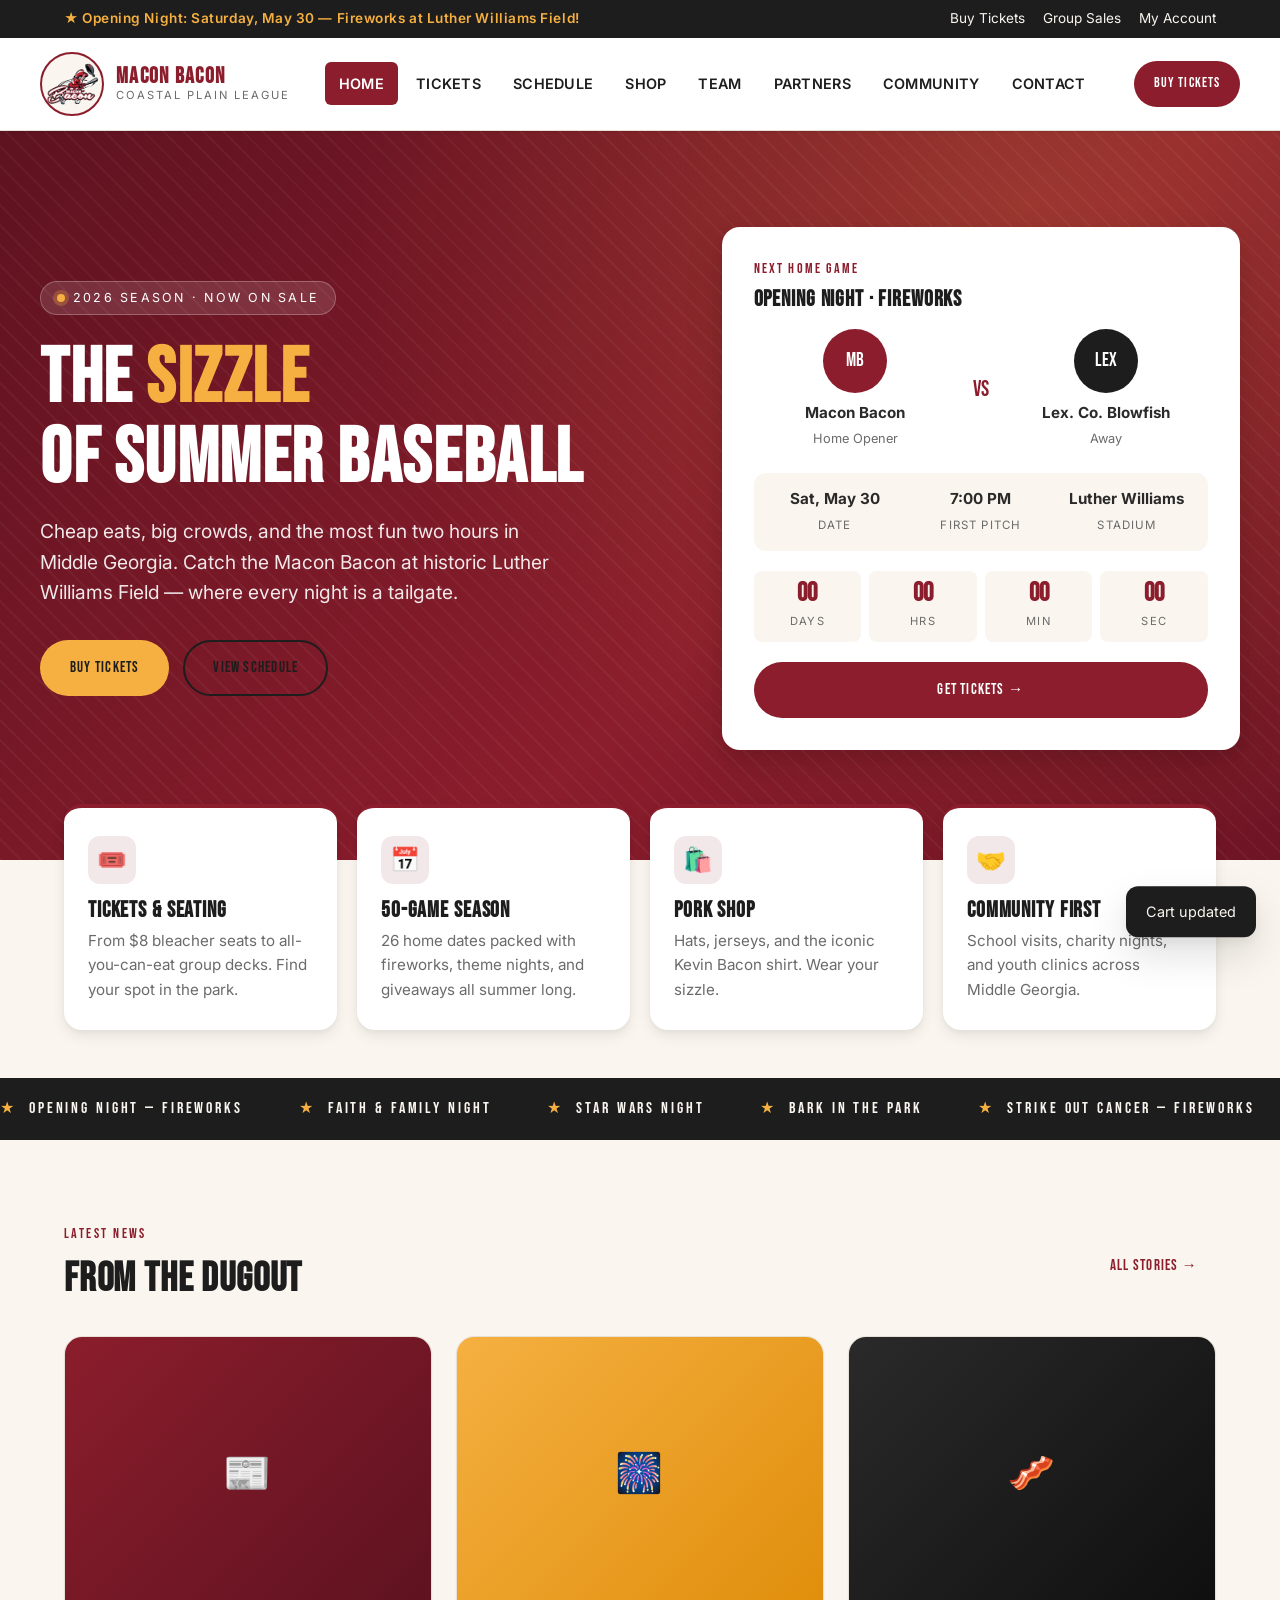
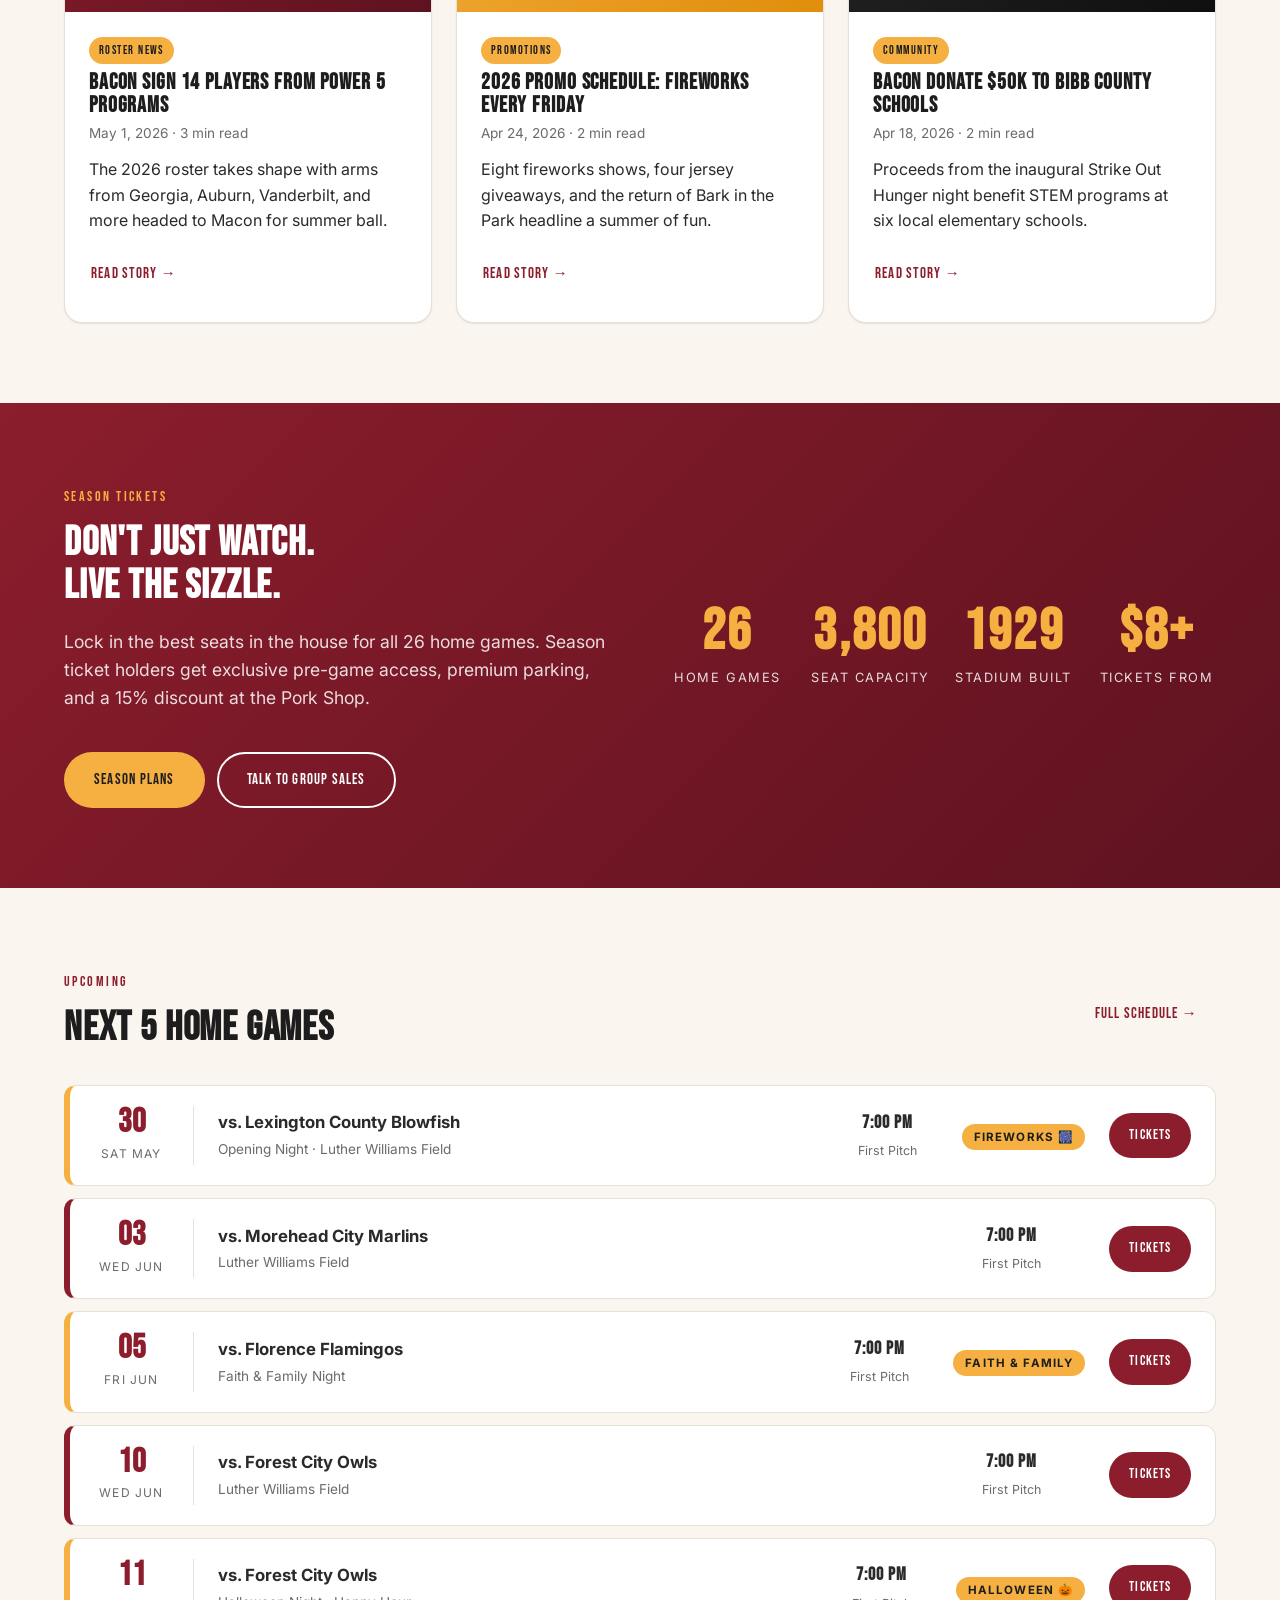
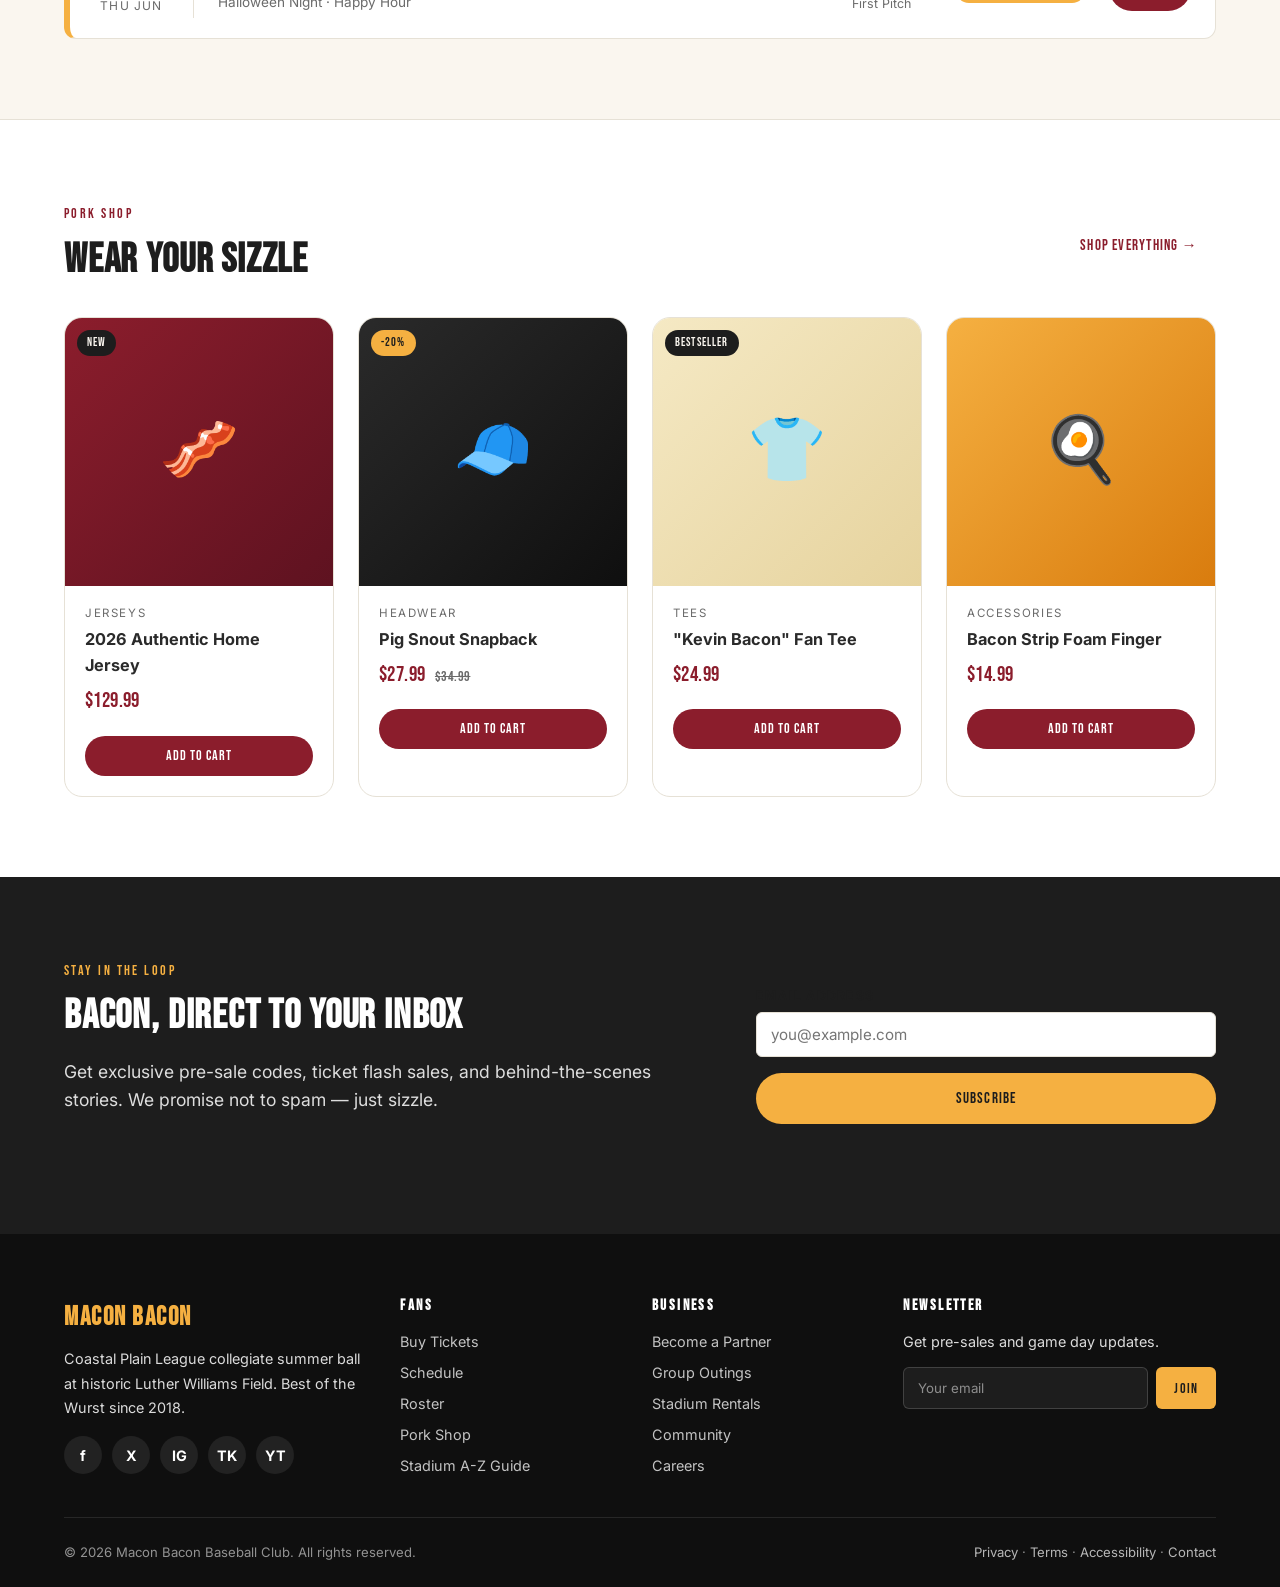
<file: index.html>
<!DOCTYPE html>
<html lang="en">
<head>
  <meta charset="UTF-8" />
  <meta name="viewport" content="width=device-width, initial-scale=1.0" />
  <title>Macon Bacon Baseball &mdash; Best of the Wurst</title>
  <meta name="description" content="Official home of the Macon Bacon — Coastal Plain League baseball at Luther Williams Field. Tickets, schedule, roster, merchandise and more." />
  <link rel="preconnect" href="https://fonts.googleapis.com">
  <link rel="preconnect" href="https://fonts.gstatic.com" crossorigin>
  <link href="https://fonts.googleapis.com/css2?family=Bebas+Neue&family=Inter:wght@400;500;600;700;800&display=swap" rel="stylesheet">
  <link rel="stylesheet" href="css/styles.css" />
</head>
<body>
  <!-- Top bar -->
  <div class="top-bar">
    <div class="container top-bar-inner">
      <div class="top-bar-promo">★ Opening Night: Saturday, May 30 — Fireworks at Luther Williams Field!</div>
      <div class="top-bar-links">
        <a href="tickets.html">Buy Tickets</a>
        <a href="contact.html">Group Sales</a>
        <a href="#" aria-label="Account">My Account</a>
      </div>
    </div>
  </div>

  <!-- Header -->
  <header class="site-header">
    <div class="container nav">
      <a class="nav-logo" href="index.html">
        <img src="images/logo.png" alt="Macon Bacon" class="nav-logo-img" onerror="this.onerror=null;this.src='images/logo.svg';" />
        <div class="nav-logo-text">
          <strong>Macon Bacon</strong>
          <span>Coastal Plain League</span>
        </div>
      </a>
      <button class="nav-toggle" aria-label="Toggle menu"><span></span><span></span><span></span></button>
      <ul class="nav-menu">
        <li><a href="index.html">Home</a></li>
        <li><a href="tickets.html">Tickets</a></li>
        <li><a href="schedule.html">Schedule</a></li>
        <li><a href="shop.html">Shop</a></li>
        <li><a href="team.html">Team</a></li>
        <li><a href="sponsors.html">Partners</a></li>
        <li><a href="community.html">Community</a></li>
        <li><a href="contact.html">Contact</a></li>
      </ul>
      <div class="nav-actions">
        <a href="tickets.html" class="btn btn-primary btn-sm">Buy Tickets</a>
      </div>
    </div>
  </header>

  <!-- Hero -->
  <section class="hero">
    <div class="container hero-inner">
      <div>
        <span class="hero-tag"><span class="dot"></span> 2026 Season &middot; Now On Sale</span>
        <h1>The <span class="accent">Sizzle</span><br />of Summer Baseball</h1>
        <p class="lead">Cheap eats, big crowds, and the most fun two hours in Middle Georgia. Catch the Macon Bacon at historic Luther Williams Field — where every night is a tailgate.</p>
        <div class="hero-actions">
          <a href="tickets.html" class="btn btn-sizzle">Buy Tickets</a>
          <a href="schedule.html" class="btn btn-outline">View Schedule</a>
        </div>
      </div>
      <div class="hero-card">
        <div class="hero-card-eyebrow">Next Home Game</div>
        <h3 style="margin: 0;">Opening Night &middot; Fireworks</h3>
        <div class="matchup">
          <div class="matchup-team">
            <div class="crest home">MB</div>
            <strong>Macon Bacon</strong>
            <span>Home Opener</span>
          </div>
          <div class="matchup-vs">VS</div>
          <div class="matchup-team">
            <div class="crest away">LEX</div>
            <strong>Lex. Co. Blowfish</strong>
            <span>Away</span>
          </div>
        </div>
        <div class="matchup-meta">
          <div><strong>Sat, May 30</strong><span>Date</span></div>
          <div><strong>7:00 PM</strong><span>First Pitch</span></div>
          <div><strong>Luther Williams</strong><span>Stadium</span></div>
        </div>
        <div class="countdown" data-countdown="2026-05-30T19:00:00" style="display:grid; grid-template-columns: repeat(4, 1fr); gap: 8px; margin-bottom: 20px;">
          <div style="text-align:center; background: var(--color-cream); border-radius: 8px; padding: 10px;">
            <strong style="font-family: var(--font-display); font-size: 1.6rem; display: block; line-height: 1; color: var(--color-bacon-red);" data-cd-d>00</strong>
            <span style="font-size:.7rem; letter-spacing: .12em; text-transform: uppercase; color: var(--color-muted);">Days</span>
          </div>
          <div style="text-align:center; background: var(--color-cream); border-radius: 8px; padding: 10px;">
            <strong style="font-family: var(--font-display); font-size: 1.6rem; display: block; line-height: 1; color: var(--color-bacon-red);" data-cd-h>00</strong>
            <span style="font-size:.7rem; letter-spacing: .12em; text-transform: uppercase; color: var(--color-muted);">Hrs</span>
          </div>
          <div style="text-align:center; background: var(--color-cream); border-radius: 8px; padding: 10px;">
            <strong style="font-family: var(--font-display); font-size: 1.6rem; display: block; line-height: 1; color: var(--color-bacon-red);" data-cd-m>00</strong>
            <span style="font-size:.7rem; letter-spacing: .12em; text-transform: uppercase; color: var(--color-muted);">Min</span>
          </div>
          <div style="text-align:center; background: var(--color-cream); border-radius: 8px; padding: 10px;">
            <strong style="font-family: var(--font-display); font-size: 1.6rem; display: block; line-height: 1; color: var(--color-bacon-red);" data-cd-s>00</strong>
            <span style="font-size:.7rem; letter-spacing: .12em; text-transform: uppercase; color: var(--color-muted);">Sec</span>
          </div>
        </div>
        <a href="tickets.html" class="btn btn-primary btn-block">Get Tickets &rarr;</a>
      </div>
    </div>
  </section>

  <!-- Features -->
  <section class="section-tight" style="padding-top: 0;">
    <div class="container">
      <div class="features">
        <div class="feature">
          <div class="feature-icon">🎟️</div>
          <h3>Tickets &amp; Seating</h3>
          <p>From $8 bleacher seats to all-you-can-eat group decks. Find your spot in the park.</p>
        </div>
        <div class="feature">
          <div class="feature-icon">📅</div>
          <h3>50-Game Season</h3>
          <p>26 home dates packed with fireworks, theme nights, and giveaways all summer long.</p>
        </div>
        <div class="feature">
          <div class="feature-icon">🛍️</div>
          <h3>Pork Shop</h3>
          <p>Hats, jerseys, and the iconic Kevin Bacon shirt. Wear your sizzle.</p>
        </div>
        <div class="feature">
          <div class="feature-icon">🤝</div>
          <h3>Community First</h3>
          <p>School visits, charity nights, and youth clinics across Middle Georgia.</p>
        </div>
      </div>
    </div>
  </section>

  <!-- Promo strip -->
  <div class="promo-strip">
    <div class="promo-strip-inner">
      <span>Opening Night — Fireworks</span>
      <span>Faith &amp; Family Night</span>
      <span>Star Wars Night</span>
      <span>Bark in the Park</span>
      <span>Strike Out Cancer — Fireworks</span>
      <span>Hawaiian Night</span>
      <span>'80s Night — Jackie Robinson</span>
      <span>Christmas in July</span>
      <span>Military Appreciation</span>
      <span>Opening Night — Fireworks</span>
      <span>Faith &amp; Family Night</span>
      <span>Star Wars Night</span>
      <span>Bark in the Park</span>
      <span>Strike Out Cancer — Fireworks</span>
      <span>Hawaiian Night</span>
      <span>'80s Night — Jackie Robinson</span>
      <span>Christmas in July</span>
      <span>Military Appreciation</span>
    </div>
  </div>

  <!-- News & Updates -->
  <section class="section">
    <div class="container">
      <div class="flex-between mb-3">
        <div>
          <span class="eyebrow">Latest News</span>
          <h2 class="section-title">From the Dugout</h2>
        </div>
        <a href="#" class="btn btn-ghost">All Stories &rarr;</a>
      </div>
      <div class="grid grid-3">
        <article class="card">
          <div class="card-img hero-bg">📰</div>
          <div class="card-body">
            <span class="card-tag">Roster News</span>
            <h3 class="card-title">Bacon Sign 14 Players from Power 5 Programs</h3>
            <div class="card-meta">May 1, 2026 &middot; 3 min read</div>
            <p>The 2026 roster takes shape with arms from Georgia, Auburn, Vanderbilt, and more headed to Macon for summer ball.</p>
            <a href="#" class="btn btn-ghost" style="padding-left:0;">Read Story &rarr;</a>
          </div>
        </article>
        <article class="card">
          <div class="card-img gold-bg">🎆</div>
          <div class="card-body">
            <span class="card-tag">Promotions</span>
            <h3 class="card-title">2026 Promo Schedule: Fireworks Every Friday</h3>
            <div class="card-meta">Apr 24, 2026 &middot; 2 min read</div>
            <p>Eight fireworks shows, four jersey giveaways, and the return of Bark in the Park headline a summer of fun.</p>
            <a href="#" class="btn btn-ghost" style="padding-left:0;">Read Story &rarr;</a>
          </div>
        </article>
        <article class="card">
          <div class="card-img dark-bg">🥓</div>
          <div class="card-body">
            <span class="card-tag">Community</span>
            <h3 class="card-title">Bacon Donate $50K to Bibb County Schools</h3>
            <div class="card-meta">Apr 18, 2026 &middot; 2 min read</div>
            <p>Proceeds from the inaugural Strike Out Hunger night benefit STEM programs at six local elementary schools.</p>
            <a href="#" class="btn btn-ghost" style="padding-left:0;">Read Story &rarr;</a>
          </div>
        </article>
      </div>
    </div>
  </section>

  <!-- Tickets CTA -->
  <section class="section section-red">
    <div class="container">
      <div style="display: grid; grid-template-columns: 1fr 1fr; gap: 56px; align-items: center;">
        <div>
          <span class="eyebrow">Season Tickets</span>
          <h2>Don't Just Watch.<br />Live the Sizzle.</h2>
          <p class="section-lead">Lock in the best seats in the house for all 26 home games. Season ticket holders get exclusive pre-game access, premium parking, and a 15% discount at the Pork Shop.</p>
          <div style="display:flex; gap: 12px; flex-wrap: wrap;">
            <a href="tickets.html" class="btn btn-sizzle">Season Plans</a>
            <a href="contact.html" class="btn btn-outline">Talk to Group Sales</a>
          </div>
        </div>
        <div class="stats">
          <div class="stat"><strong>26</strong><span>Home Games</span></div>
          <div class="stat"><strong>3,800</strong><span>Seat Capacity</span></div>
          <div class="stat"><strong>1929</strong><span>Stadium Built</span></div>
          <div class="stat"><strong>$8+</strong><span>Tickets From</span></div>
        </div>
      </div>
    </div>
  </section>

  <!-- Upcoming games -->
  <section class="section">
    <div class="container">
      <div class="flex-between mb-3">
        <div>
          <span class="eyebrow">Upcoming</span>
          <h2 class="section-title">Next 5 Home Games</h2>
        </div>
        <a href="schedule.html" class="btn btn-ghost">Full Schedule &rarr;</a>
      </div>
      <div class="schedule-list">
        <div class="game-row is-promo">
          <div class="game-date"><strong>30</strong><span>Sat May</span></div>
          <div class="game-matchup"><strong>vs. Lexington County Blowfish</strong><span>Opening Night &middot; Luther Williams Field</span></div>
          <div class="game-time"><strong>7:00 PM</strong><span>First Pitch</span></div>
          <div><span class="game-promo-tag">Fireworks 🎆</span></div>
          <a href="tickets.html" class="btn btn-primary btn-sm">Tickets</a>
        </div>
        <div class="game-row">
          <div class="game-date"><strong>03</strong><span>Wed Jun</span></div>
          <div class="game-matchup"><strong>vs. Morehead City Marlins</strong><span>Luther Williams Field</span></div>
          <div class="game-time"><strong>7:00 PM</strong><span>First Pitch</span></div>
          <div></div>
          <a href="tickets.html" class="btn btn-primary btn-sm">Tickets</a>
        </div>
        <div class="game-row is-promo">
          <div class="game-date"><strong>05</strong><span>Fri Jun</span></div>
          <div class="game-matchup"><strong>vs. Florence Flamingos</strong><span>Faith &amp; Family Night</span></div>
          <div class="game-time"><strong>7:00 PM</strong><span>First Pitch</span></div>
          <div><span class="game-promo-tag">Faith &amp; Family</span></div>
          <a href="tickets.html" class="btn btn-primary btn-sm">Tickets</a>
        </div>
        <div class="game-row">
          <div class="game-date"><strong>10</strong><span>Wed Jun</span></div>
          <div class="game-matchup"><strong>vs. Forest City Owls</strong><span>Luther Williams Field</span></div>
          <div class="game-time"><strong>7:00 PM</strong><span>First Pitch</span></div>
          <div></div>
          <a href="tickets.html" class="btn btn-primary btn-sm">Tickets</a>
        </div>
        <div class="game-row is-promo">
          <div class="game-date"><strong>11</strong><span>Thu Jun</span></div>
          <div class="game-matchup"><strong>vs. Forest City Owls</strong><span>Halloween Night &middot; Happy Hour</span></div>
          <div class="game-time"><strong>7:00 PM</strong><span>First Pitch</span></div>
          <div><span class="game-promo-tag">Halloween 🎃</span></div>
          <a href="tickets.html" class="btn btn-primary btn-sm">Tickets</a>
        </div>
      </div>
    </div>
  </section>

  <!-- Featured merch -->
  <section class="section" style="background: var(--color-white); border-top: 1px solid var(--color-line);">
    <div class="container">
      <div class="flex-between mb-3">
        <div>
          <span class="eyebrow">Pork Shop</span>
          <h2 class="section-title">Wear Your Sizzle</h2>
        </div>
        <a href="shop.html" class="btn btn-ghost">Shop Everything &rarr;</a>
      </div>
      <div class="shop-grid">
        <div class="product">
          <div class="product-img bg-jersey">
            <span class="product-badge">New</span>
            🥓
          </div>
          <div class="product-body">
            <div class="product-cat">Jerseys</div>
            <div class="product-name">2026 Authentic Home Jersey</div>
            <div class="product-price">$129.99</div>
          </div>
          <div class="product-actions">
            <button class="btn btn-primary btn-sm btn-block" data-add-to-cart data-product="2026 Home Jersey">Add to Cart</button>
          </div>
        </div>
        <div class="product">
          <div class="product-img bg-hat">
            <span class="product-badge sale">-20%</span>
            🧢
          </div>
          <div class="product-body">
            <div class="product-cat">Headwear</div>
            <div class="product-name">Pig Snout Snapback</div>
            <div class="product-price">$27.99 <s>$34.99</s></div>
          </div>
          <div class="product-actions">
            <button class="btn btn-primary btn-sm btn-block" data-add-to-cart data-product="Pig Snout Snapback">Add to Cart</button>
          </div>
        </div>
        <div class="product">
          <div class="product-img bg-tee">
            <span class="product-badge">Bestseller</span>
            👕
          </div>
          <div class="product-body">
            <div class="product-cat">Tees</div>
            <div class="product-name">"Kevin Bacon" Fan Tee</div>
            <div class="product-price">$24.99</div>
          </div>
          <div class="product-actions">
            <button class="btn btn-primary btn-sm btn-block" data-add-to-cart data-product="Kevin Bacon Tee">Add to Cart</button>
          </div>
        </div>
        <div class="product">
          <div class="product-img bg-acc">
            🍳
          </div>
          <div class="product-body">
            <div class="product-cat">Accessories</div>
            <div class="product-name">Bacon Strip Foam Finger</div>
            <div class="product-price">$14.99</div>
          </div>
          <div class="product-actions">
            <button class="btn btn-primary btn-sm btn-block" data-add-to-cart data-product="Foam Finger">Add to Cart</button>
          </div>
        </div>
      </div>
    </div>
  </section>

  <!-- Newsletter -->
  <section class="section section-dark">
    <div class="container" style="display: grid; grid-template-columns: 1.4fr 1fr; gap: 48px; align-items: center;">
      <div>
        <span class="eyebrow">Stay in the Loop</span>
        <h2>Bacon, Direct to Your Inbox</h2>
        <p class="section-lead">Get exclusive pre-sale codes, ticket flash sales, and behind-the-scenes stories. We promise not to spam — just sizzle.</p>
      </div>
      <form class="form" data-demo-form>
        <div class="form-field">
          <label for="email">Email Address</label>
          <input id="email" type="email" placeholder="you@example.com" required />
        </div>
        <button type="submit" class="btn btn-sizzle">Subscribe</button>
        <div class="form-success">You're on the list — check your inbox for your welcome offer.</div>
      </form>
    </div>
  </section>

  <!-- Footer -->
  <footer class="site-footer footer">
    <div class="container">
      <div class="footer-grid">
        <div class="footer-brand">
          <strong>MACON BACON</strong>
          <p>Coastal Plain League collegiate summer ball at historic Luther Williams Field. Best of the Wurst since 2018.</p>
          <div class="socials">
            <a class="social-btn" href="#" aria-label="Facebook">f</a>
            <a class="social-btn" href="#" aria-label="Twitter / X">X</a>
            <a class="social-btn" href="#" aria-label="Instagram">IG</a>
            <a class="social-btn" href="#" aria-label="TikTok">TK</a>
            <a class="social-btn" href="#" aria-label="YouTube">YT</a>
          </div>
        </div>
        <div>
          <h4>Fans</h4>
          <ul class="footer-links">
            <li><a href="tickets.html">Buy Tickets</a></li>
            <li><a href="schedule.html">Schedule</a></li>
            <li><a href="team.html">Roster</a></li>
            <li><a href="shop.html">Pork Shop</a></li>
            <li><a href="#">Stadium A-Z Guide</a></li>
          </ul>
        </div>
        <div>
          <h4>Business</h4>
          <ul class="footer-links">
            <li><a href="sponsors.html">Become a Partner</a></li>
            <li><a href="contact.html">Group Outings</a></li>
            <li><a href="contact.html">Stadium Rentals</a></li>
            <li><a href="community.html">Community</a></li>
            <li><a href="#">Careers</a></li>
          </ul>
        </div>
        <div>
          <h4>Newsletter</h4>
          <p style="font-size: 0.9rem;">Get pre-sales and game day updates.</p>
          <form class="newsletter" data-demo-form>
            <input type="email" placeholder="Your email" required />
            <button type="submit">Join</button>
          </form>
          <div class="form-success" style="margin-top: 10px;">Subscribed!</div>
        </div>
      </div>
      <div class="footer-bottom">
        <div>&copy; 2026 Macon Bacon Baseball Club. All rights reserved.</div>
        <div>
          <a href="#">Privacy</a> &middot;
          <a href="#">Terms</a> &middot;
          <a href="#">Accessibility</a> &middot;
          <a href="contact.html">Contact</a>
        </div>
      </div>
    </div>
  </footer>

  <div class="cart-toast" data-cart-toast>Cart updated</div>
  <script src="js/main.js"></script>
</body>
</html>
</file>
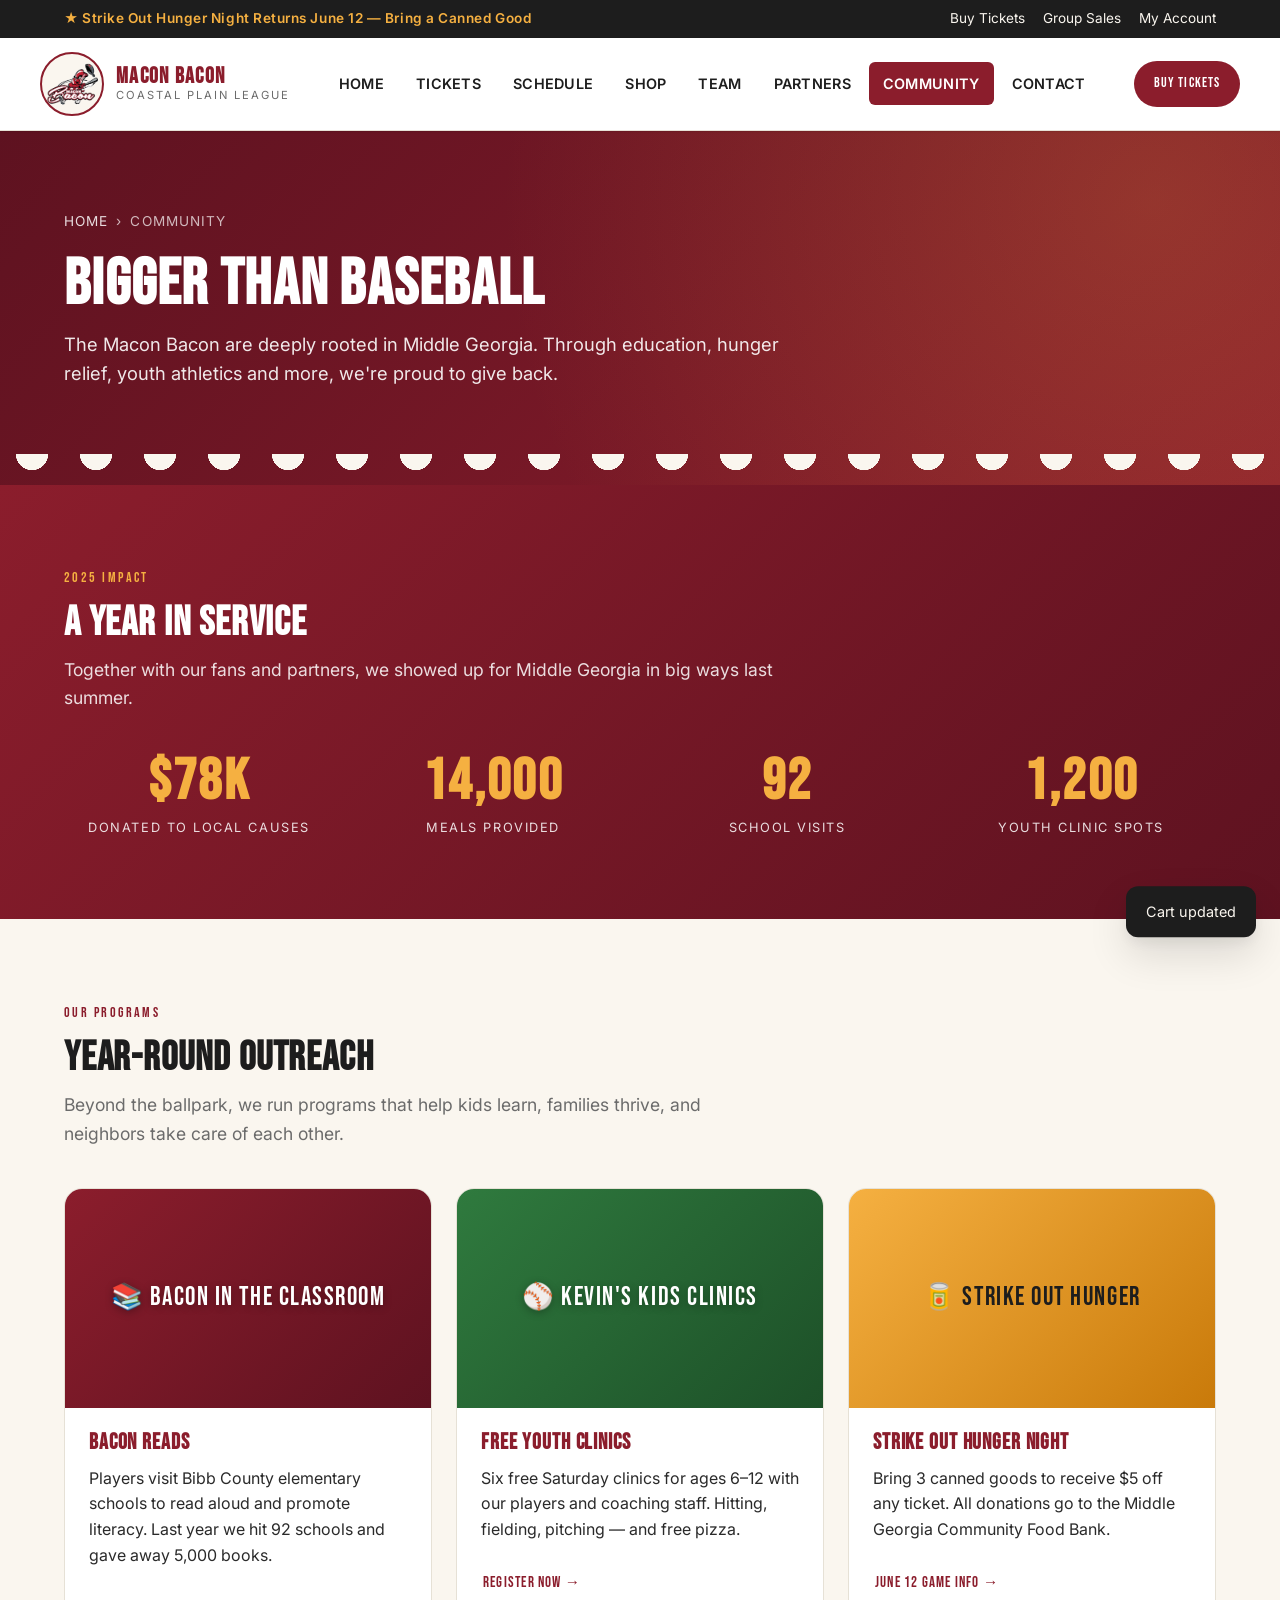
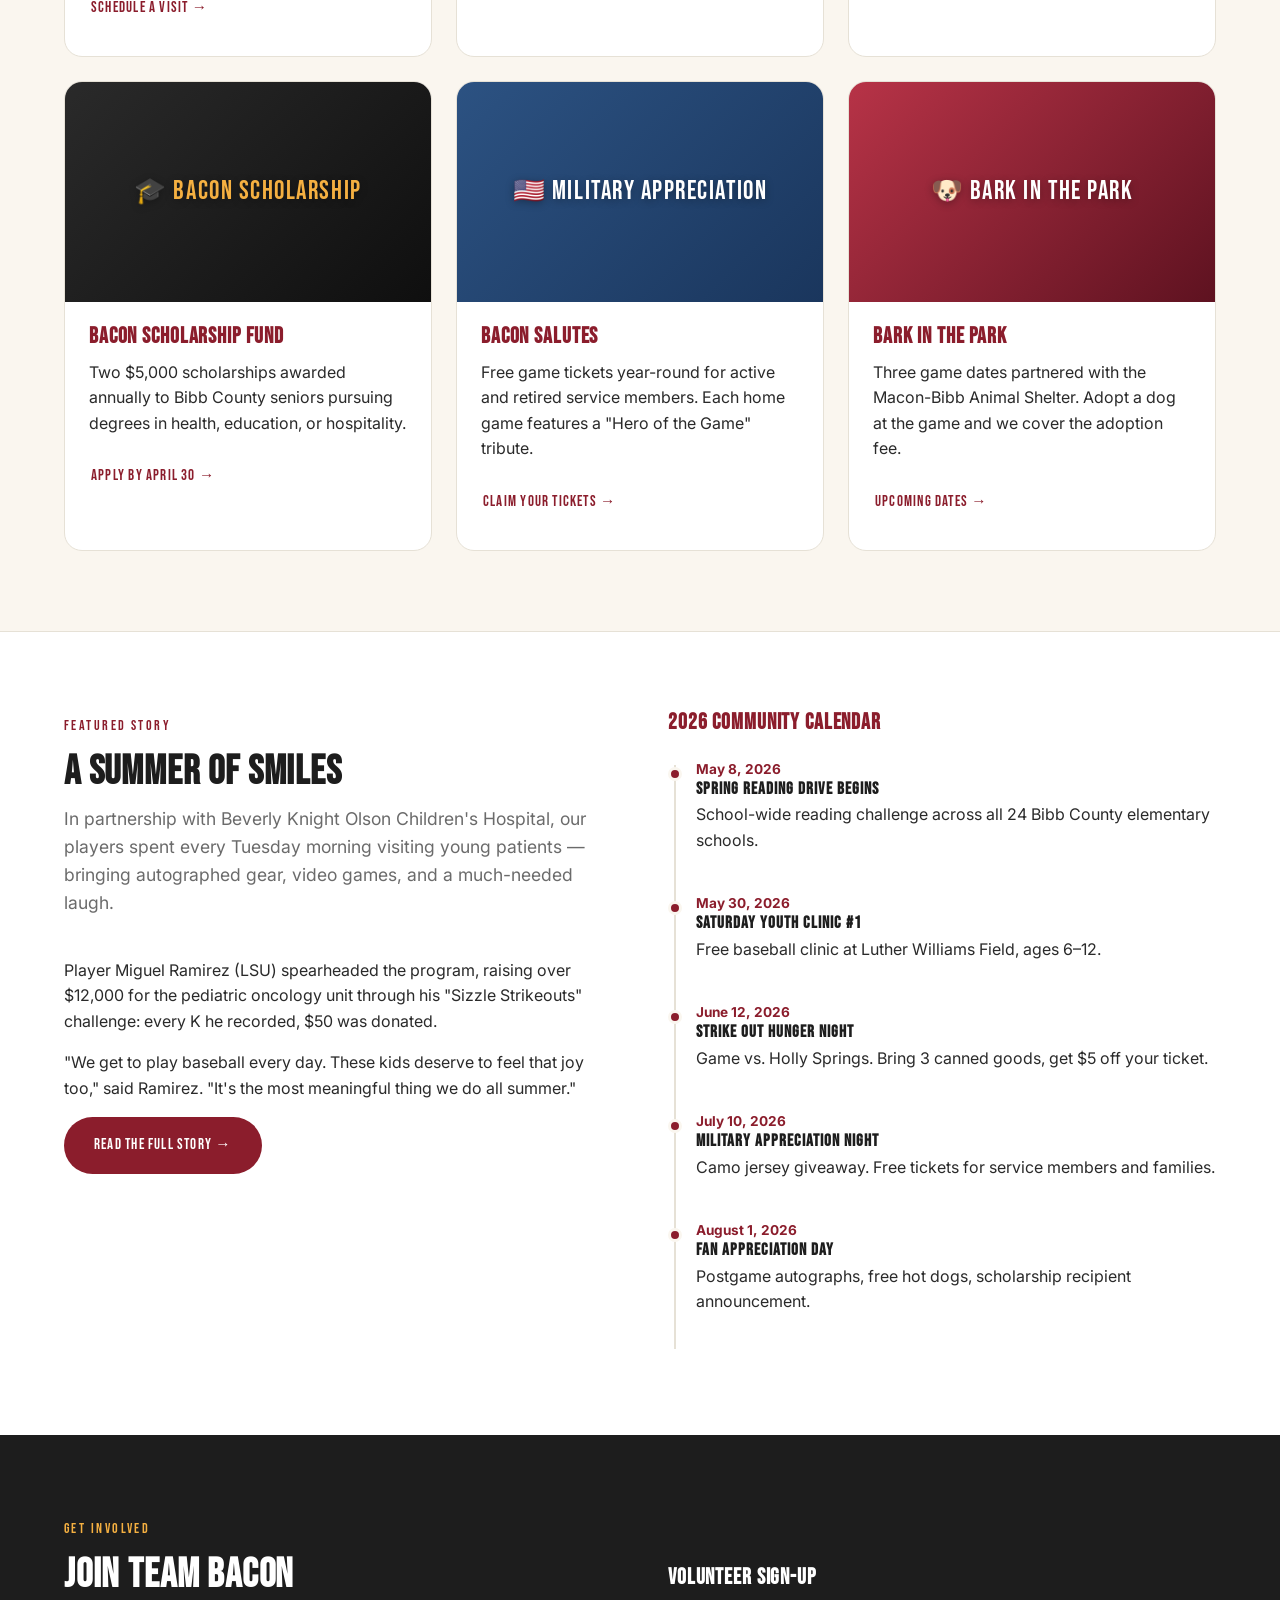
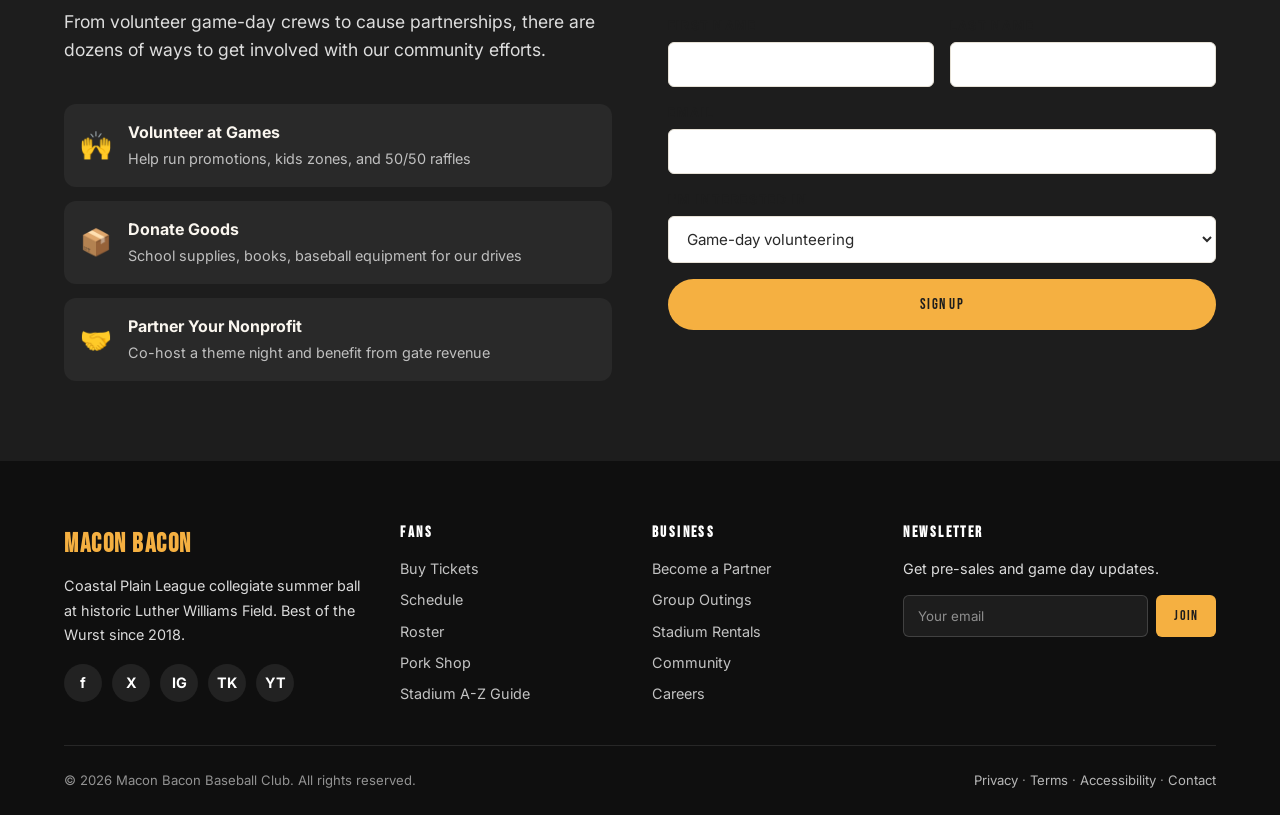
<file: community.html>
<!DOCTYPE html>
<html lang="en">
<head>
  <meta charset="UTF-8" />
  <meta name="viewport" content="width=device-width, initial-scale=1.0" />
  <title>Community &mdash; Macon Bacon Baseball</title>
  <meta name="description" content="The Macon Bacon are committed to Middle Georgia. Outreach, school programs, charity nights, and youth baseball clinics." />
  <link rel="preconnect" href="https://fonts.googleapis.com">
  <link rel="preconnect" href="https://fonts.gstatic.com" crossorigin>
  <link href="https://fonts.googleapis.com/css2?family=Bebas+Neue&family=Inter:wght@400;500;600;700;800&display=swap" rel="stylesheet">
  <link rel="stylesheet" href="css/styles.css" />
</head>
<body>
  <div class="top-bar">
    <div class="container top-bar-inner">
      <div class="top-bar-promo">★ Strike Out Hunger Night Returns June 12 &mdash; Bring a Canned Good</div>
      <div class="top-bar-links">
        <a href="tickets.html">Buy Tickets</a>
        <a href="contact.html">Group Sales</a>
        <a href="#">My Account</a>
      </div>
    </div>
  </div>

  <header class="site-header">
    <div class="container nav">
      <a class="nav-logo" href="index.html">
        <img src="images/logo.png" alt="Macon Bacon" class="nav-logo-img" onerror="this.onerror=null;this.src='images/logo.svg';" />
        <div class="nav-logo-text"><strong>Macon Bacon</strong><span>Coastal Plain League</span></div>
      </a>
      <button class="nav-toggle" aria-label="Toggle menu"><span></span><span></span><span></span></button>
      <ul class="nav-menu">
        <li><a href="index.html">Home</a></li>
        <li><a href="tickets.html">Tickets</a></li>
        <li><a href="schedule.html">Schedule</a></li>
        <li><a href="shop.html">Shop</a></li>
        <li><a href="team.html">Team</a></li>
        <li><a href="sponsors.html">Partners</a></li>
        <li><a href="community.html">Community</a></li>
        <li><a href="contact.html">Contact</a></li>
      </ul>
      <div class="nav-actions">
        <a href="tickets.html" class="btn btn-primary btn-sm">Buy Tickets</a>
      </div>
    </div>
  </header>

  <section class="page-header">
    <div class="container">
      <div class="breadcrumbs"><a href="index.html">Home</a> &rsaquo; <span>Community</span></div>
      <h1>Bigger Than Baseball</h1>
      <p>The Macon Bacon are deeply rooted in Middle Georgia. Through education, hunger relief, youth athletics and more, we're proud to give back.</p>
    </div>
  </section>

  <!-- Impact stats -->
  <section class="section section-red" style="margin-top: -1px;">
    <div class="container">
      <span class="eyebrow">2025 Impact</span>
      <h2 class="section-title">A Year in Service</h2>
      <p class="section-lead">Together with our fans and partners, we showed up for Middle Georgia in big ways last summer.</p>
      <div class="stats" style="margin-top: 32px;">
        <div class="stat"><strong>$78K</strong><span>Donated to Local Causes</span></div>
        <div class="stat"><strong>14,000</strong><span>Meals Provided</span></div>
        <div class="stat"><strong>92</strong><span>School Visits</span></div>
        <div class="stat"><strong>1,200</strong><span>Youth Clinic Spots</span></div>
      </div>
    </div>
  </section>

  <!-- Community programs -->
  <section class="section">
    <div class="container">
      <span class="eyebrow">Our Programs</span>
      <h2 class="section-title">Year-Round Outreach</h2>
      <p class="section-lead">Beyond the ballpark, we run programs that help kids learn, families thrive, and neighbors take care of each other.</p>
      <div class="community-grid">
        <article class="community-card">
          <div class="community-img theme-1">📚 BACON IN THE CLASSROOM</div>
          <div class="community-body">
            <h3>Bacon Reads</h3>
            <p>Players visit Bibb County elementary schools to read aloud and promote literacy. Last year we hit 92 schools and gave away 5,000 books.</p>
            <a href="#" class="btn btn-ghost" style="padding-left: 0;">Schedule a Visit &rarr;</a>
          </div>
        </article>
        <article class="community-card">
          <div class="community-img theme-2">⚾ KEVIN'S KIDS CLINICS</div>
          <div class="community-body">
            <h3>Free Youth Clinics</h3>
            <p>Six free Saturday clinics for ages 6&ndash;12 with our players and coaching staff. Hitting, fielding, pitching &mdash; and free pizza.</p>
            <a href="#" class="btn btn-ghost" style="padding-left: 0;">Register Now &rarr;</a>
          </div>
        </article>
        <article class="community-card">
          <div class="community-img theme-3">🥫 STRIKE OUT HUNGER</div>
          <div class="community-body">
            <h3>Strike Out Hunger Night</h3>
            <p>Bring 3 canned goods to receive $5 off any ticket. All donations go to the Middle Georgia Community Food Bank.</p>
            <a href="#" class="btn btn-ghost" style="padding-left: 0;">June 12 Game Info &rarr;</a>
          </div>
        </article>
        <article class="community-card">
          <div class="community-img theme-4">🎓 BACON SCHOLARSHIP</div>
          <div class="community-body">
            <h3>Bacon Scholarship Fund</h3>
            <p>Two $5,000 scholarships awarded annually to Bibb County seniors pursuing degrees in health, education, or hospitality.</p>
            <a href="#" class="btn btn-ghost" style="padding-left: 0;">Apply by April 30 &rarr;</a>
          </div>
        </article>
        <article class="community-card">
          <div class="community-img theme-5">🇺🇸 MILITARY APPRECIATION</div>
          <div class="community-body">
            <h3>Bacon Salutes</h3>
            <p>Free game tickets year-round for active and retired service members. Each home game features a "Hero of the Game" tribute.</p>
            <a href="#" class="btn btn-ghost" style="padding-left: 0;">Claim Your Tickets &rarr;</a>
          </div>
        </article>
        <article class="community-card">
          <div class="community-img theme-6">🐶 BARK IN THE PARK</div>
          <div class="community-body">
            <h3>Bark in the Park</h3>
            <p>Three game dates partnered with the Macon-Bibb Animal Shelter. Adopt a dog at the game and we cover the adoption fee.</p>
            <a href="#" class="btn btn-ghost" style="padding-left: 0;">Upcoming Dates &rarr;</a>
          </div>
        </article>
      </div>
    </div>
  </section>

  <!-- Player community spotlight + timeline -->
  <section class="section" style="background: var(--color-white); border-top: 1px solid var(--color-line);">
    <div class="container">
      <div style="display: grid; grid-template-columns: 1fr 1fr; gap: 56px; align-items: start;">
        <div>
          <span class="eyebrow">Featured Story</span>
          <h2 class="section-title">A Summer of Smiles</h2>
          <p class="section-lead">In partnership with Beverly Knight Olson Children's Hospital, our players spent every Tuesday morning visiting young patients &mdash; bringing autographed gear, video games, and a much-needed laugh.</p>
          <p>Player Miguel Ramirez (LSU) spearheaded the program, raising over $12,000 for the pediatric oncology unit through his "Sizzle Strikeouts" challenge: every K he recorded, $50 was donated.</p>
          <p>"We get to play baseball every day. These kids deserve to feel that joy too," said Ramirez. "It's the most meaningful thing we do all summer."</p>
          <a href="#" class="btn btn-primary">Read the Full Story &rarr;</a>
        </div>
        <div>
          <h3 style="color: var(--color-bacon-red);">2026 Community Calendar</h3>
          <div class="timeline">
            <div class="timeline-item">
              <div class="timeline-date">May 8, 2026</div>
              <h4>Spring Reading Drive Begins</h4>
              <p>School-wide reading challenge across all 24 Bibb County elementary schools.</p>
            </div>
            <div class="timeline-item">
              <div class="timeline-date">May 30, 2026</div>
              <h4>Saturday Youth Clinic #1</h4>
              <p>Free baseball clinic at Luther Williams Field, ages 6&ndash;12.</p>
            </div>
            <div class="timeline-item">
              <div class="timeline-date">June 12, 2026</div>
              <h4>Strike Out Hunger Night</h4>
              <p>Game vs. Holly Springs. Bring 3 canned goods, get $5 off your ticket.</p>
            </div>
            <div class="timeline-item">
              <div class="timeline-date">July 10, 2026</div>
              <h4>Military Appreciation Night</h4>
              <p>Camo jersey giveaway. Free tickets for service members and families.</p>
            </div>
            <div class="timeline-item">
              <div class="timeline-date">August 1, 2026</div>
              <h4>Fan Appreciation Day</h4>
              <p>Postgame autographs, free hot dogs, scholarship recipient announcement.</p>
            </div>
          </div>
        </div>
      </div>
    </div>
  </section>

  <!-- Volunteer / get involved -->
  <section class="section section-dark">
    <div class="container">
      <div style="display: grid; grid-template-columns: 1fr 1fr; gap: 56px; align-items: center;">
        <div>
          <span class="eyebrow">Get Involved</span>
          <h2 class="section-title">Join Team Bacon</h2>
          <p class="section-lead">From volunteer game-day crews to cause partnerships, there are dozens of ways to get involved with our community efforts.</p>
          <div style="display: grid; gap: 14px;">
            <div style="display: flex; gap: 16px; align-items: center; background: rgba(255,255,255,0.05); padding: 16px; border-radius: var(--radius-md);">
              <div style="font-size: 1.6rem;">🙌</div>
              <div>
                <strong style="display: block;">Volunteer at Games</strong>
                <span style="color: rgba(255,255,255,0.7); font-size: 0.9rem;">Help run promotions, kids zones, and 50/50 raffles</span>
              </div>
            </div>
            <div style="display: flex; gap: 16px; align-items: center; background: rgba(255,255,255,0.05); padding: 16px; border-radius: var(--radius-md);">
              <div style="font-size: 1.6rem;">📦</div>
              <div>
                <strong style="display: block;">Donate Goods</strong>
                <span style="color: rgba(255,255,255,0.7); font-size: 0.9rem;">School supplies, books, baseball equipment for our drives</span>
              </div>
            </div>
            <div style="display: flex; gap: 16px; align-items: center; background: rgba(255,255,255,0.05); padding: 16px; border-radius: var(--radius-md);">
              <div style="font-size: 1.6rem;">🤝</div>
              <div>
                <strong style="display: block;">Partner Your Nonprofit</strong>
                <span style="color: rgba(255,255,255,0.7); font-size: 0.9rem;">Co-host a theme night and benefit from gate revenue</span>
              </div>
            </div>
          </div>
        </div>
        <form class="form" data-demo-form>
          <h3 style="color: white;">Volunteer Sign-Up</h3>
          <div class="form-row">
            <div class="form-field">
              <label for="vname">First Name</label>
              <input id="vname" type="text" required />
            </div>
            <div class="form-field">
              <label for="vlname">Last Name</label>
              <input id="vlname" type="text" required />
            </div>
          </div>
          <div class="form-field">
            <label for="vemail">Email</label>
            <input id="vemail" type="email" required />
          </div>
          <div class="form-field">
            <label for="vinterest">I'm interested in</label>
            <select id="vinterest">
              <option>Game-day volunteering</option>
              <option>Bacon Reads (school visits)</option>
              <option>Strike Out Hunger</option>
              <option>Youth clinics</option>
              <option>Other / not sure yet</option>
            </select>
          </div>
          <button type="submit" class="btn btn-sizzle">Sign Up</button>
          <div class="form-success" style="background: rgba(245, 176, 65, 0.18); color: var(--color-sizzle); border-color: rgba(245, 176, 65, 0.4);">Thanks for signing up &mdash; we'll be in touch with the next opportunity!</div>
        </form>
      </div>
    </div>
  </section>

  <footer class="site-footer footer">
    <div class="container">
      <div class="footer-grid">
        <div class="footer-brand">
          <strong>MACON BACON</strong>
          <p>Coastal Plain League collegiate summer ball at historic Luther Williams Field. Best of the Wurst since 2018.</p>
          <div class="socials">
            <a class="social-btn" href="#">f</a><a class="social-btn" href="#">X</a><a class="social-btn" href="#">IG</a><a class="social-btn" href="#">TK</a><a class="social-btn" href="#">YT</a>
          </div>
        </div>
        <div>
          <h4>Fans</h4>
          <ul class="footer-links">
            <li><a href="tickets.html">Buy Tickets</a></li>
            <li><a href="schedule.html">Schedule</a></li>
            <li><a href="team.html">Roster</a></li>
            <li><a href="shop.html">Pork Shop</a></li>
            <li><a href="#">Stadium A-Z Guide</a></li>
          </ul>
        </div>
        <div>
          <h4>Business</h4>
          <ul class="footer-links">
            <li><a href="sponsors.html">Become a Partner</a></li>
            <li><a href="contact.html">Group Outings</a></li>
            <li><a href="contact.html">Stadium Rentals</a></li>
            <li><a href="community.html">Community</a></li>
            <li><a href="#">Careers</a></li>
          </ul>
        </div>
        <div>
          <h4>Newsletter</h4>
          <p style="font-size: 0.9rem;">Get pre-sales and game day updates.</p>
          <form class="newsletter" data-demo-form>
            <input type="email" placeholder="Your email" required />
            <button type="submit">Join</button>
          </form>
          <div class="form-success" style="margin-top: 10px;">Subscribed!</div>
        </div>
      </div>
      <div class="footer-bottom">
        <div>&copy; 2026 Macon Bacon Baseball Club. All rights reserved.</div>
        <div><a href="#">Privacy</a> &middot; <a href="#">Terms</a> &middot; <a href="#">Accessibility</a> &middot; <a href="contact.html">Contact</a></div>
      </div>
    </div>
  </footer>

  <div class="cart-toast" data-cart-toast>Cart updated</div>
  <script src="js/main.js"></script>
</body>
</html>
</file>
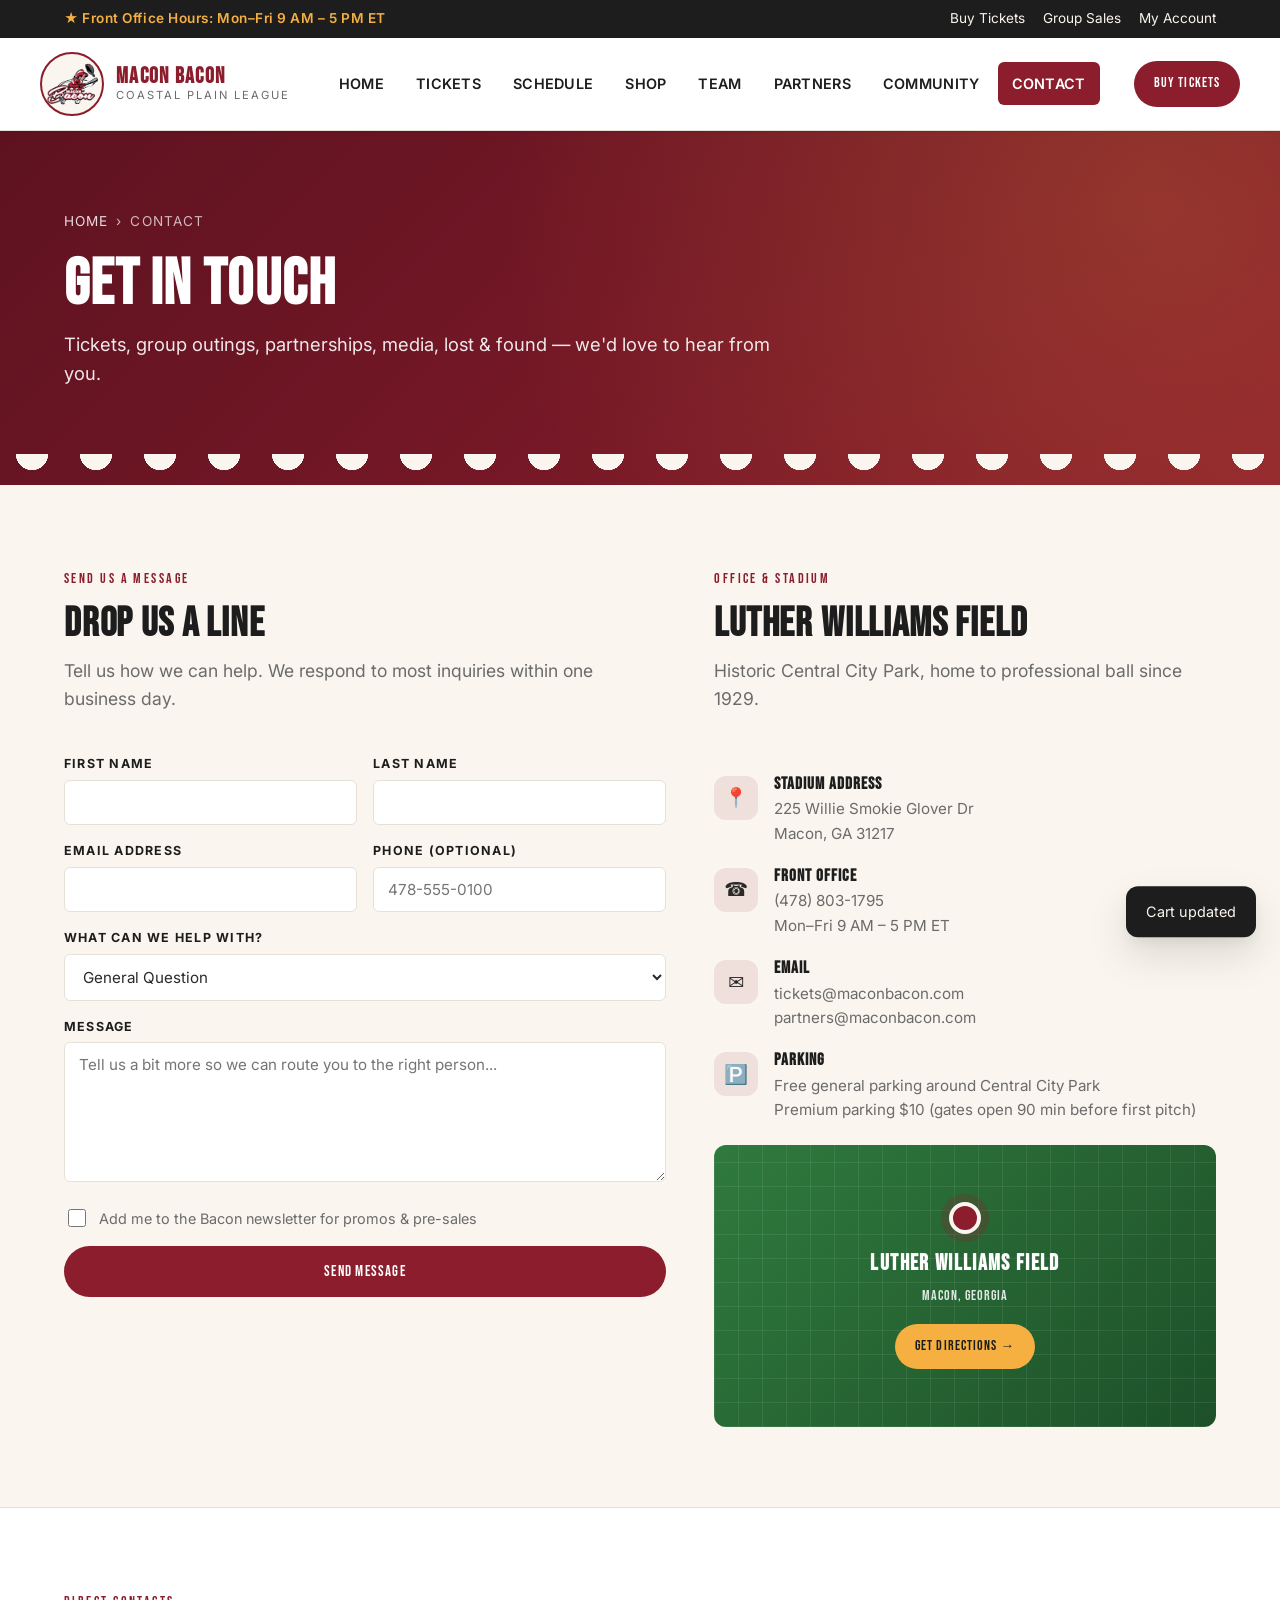
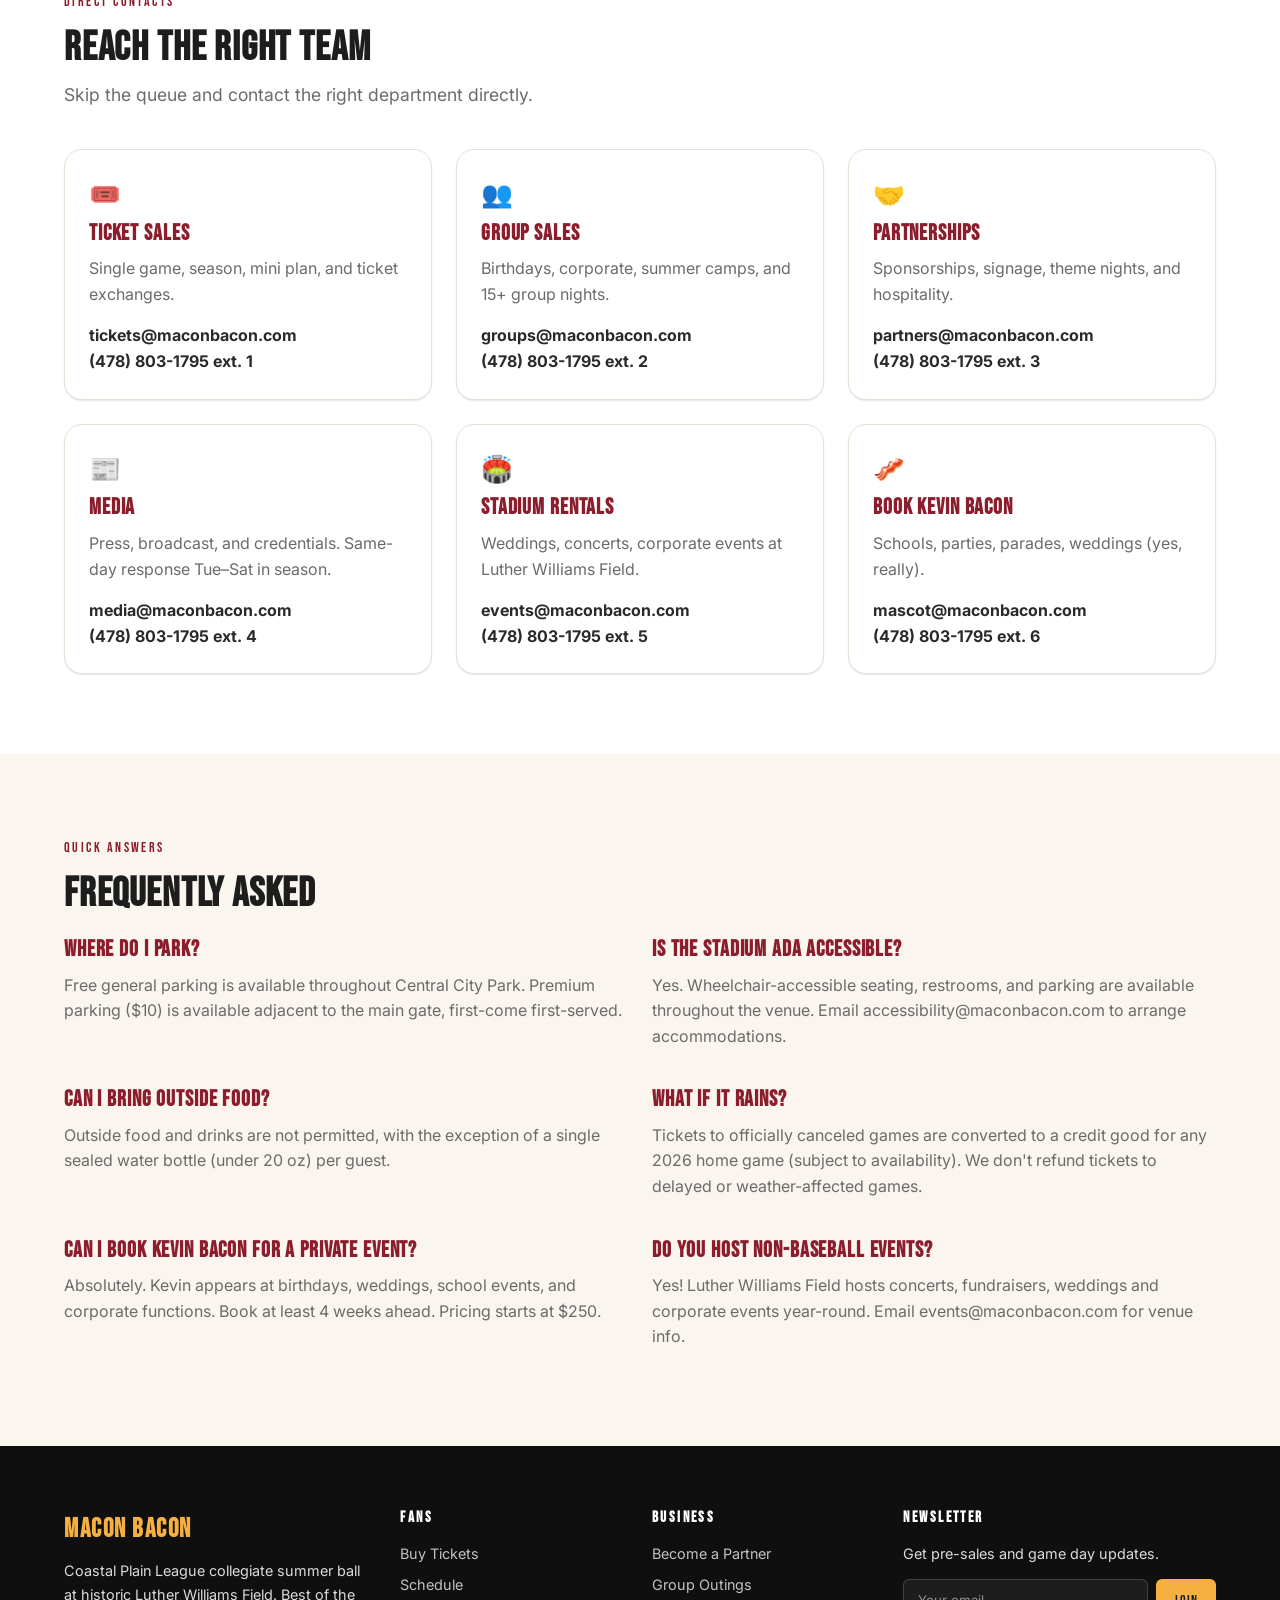
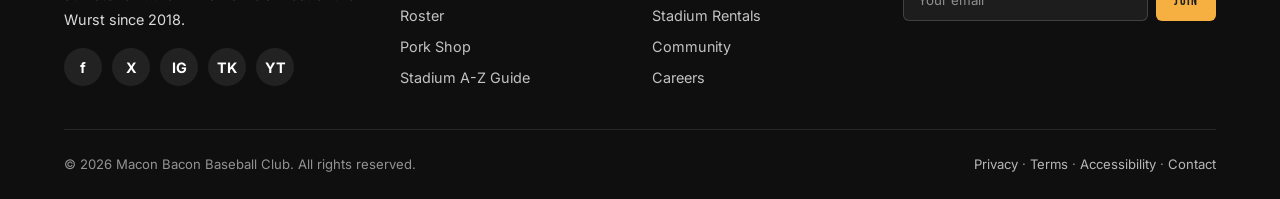
<file: contact.html>
<!DOCTYPE html>
<html lang="en">
<head>
  <meta charset="UTF-8" />
  <meta name="viewport" content="width=device-width, initial-scale=1.0" />
  <title>Contact Us &mdash; Macon Bacon Baseball</title>
  <meta name="description" content="Get in touch with the Macon Bacon. Tickets, group sales, partnerships, media, and stadium operations." />
  <link rel="preconnect" href="https://fonts.googleapis.com">
  <link rel="preconnect" href="https://fonts.gstatic.com" crossorigin>
  <link href="https://fonts.googleapis.com/css2?family=Bebas+Neue&family=Inter:wght@400;500;600;700;800&display=swap" rel="stylesheet">
  <link rel="stylesheet" href="css/styles.css" />
</head>
<body>
  <div class="top-bar">
    <div class="container top-bar-inner">
      <div class="top-bar-promo">★ Front Office Hours: Mon&ndash;Fri 9 AM &ndash; 5 PM ET</div>
      <div class="top-bar-links">
        <a href="tickets.html">Buy Tickets</a>
        <a href="contact.html">Group Sales</a>
        <a href="#">My Account</a>
      </div>
    </div>
  </div>

  <header class="site-header">
    <div class="container nav">
      <a class="nav-logo" href="index.html">
        <img src="images/logo.png" alt="Macon Bacon" class="nav-logo-img" onerror="this.onerror=null;this.src='images/logo.svg';" />
        <div class="nav-logo-text"><strong>Macon Bacon</strong><span>Coastal Plain League</span></div>
      </a>
      <button class="nav-toggle" aria-label="Toggle menu"><span></span><span></span><span></span></button>
      <ul class="nav-menu">
        <li><a href="index.html">Home</a></li>
        <li><a href="tickets.html">Tickets</a></li>
        <li><a href="schedule.html">Schedule</a></li>
        <li><a href="shop.html">Shop</a></li>
        <li><a href="team.html">Team</a></li>
        <li><a href="sponsors.html">Partners</a></li>
        <li><a href="community.html">Community</a></li>
        <li><a href="contact.html">Contact</a></li>
      </ul>
      <div class="nav-actions">
        <a href="tickets.html" class="btn btn-primary btn-sm">Buy Tickets</a>
      </div>
    </div>
  </header>

  <section class="page-header">
    <div class="container">
      <div class="breadcrumbs"><a href="index.html">Home</a> &rsaquo; <span>Contact</span></div>
      <h1>Get In Touch</h1>
      <p>Tickets, group outings, partnerships, media, lost &amp; found &mdash; we'd love to hear from you.</p>
    </div>
  </section>

  <!-- Contact form + info -->
  <section class="section">
    <div class="container">
      <div class="contact-grid">
        <!-- Form -->
        <div>
          <span class="eyebrow">Send Us a Message</span>
          <h2 class="section-title">Drop Us a Line</h2>
          <p class="section-lead">Tell us how we can help. We respond to most inquiries within one business day.</p>

          <form class="form" data-demo-form>
            <div class="form-row">
              <div class="form-field">
                <label for="fname">First Name</label>
                <input id="fname" type="text" required />
              </div>
              <div class="form-field">
                <label for="lname">Last Name</label>
                <input id="lname" type="text" required />
              </div>
            </div>
            <div class="form-row">
              <div class="form-field">
                <label for="email">Email Address</label>
                <input id="email" type="email" required />
              </div>
              <div class="form-field">
                <label for="phone">Phone (optional)</label>
                <input id="phone" type="tel" placeholder="478-555-0100" />
              </div>
            </div>
            <div class="form-field">
              <label for="topic">What can we help with?</label>
              <select id="topic">
                <option>General Question</option>
                <option>Single Game Tickets</option>
                <option>Group Outing (15+)</option>
                <option>Season Tickets</option>
                <option>Premium / Suite Inquiry</option>
                <option>Sponsorship &amp; Partnerships</option>
                <option>Stadium Rental</option>
                <option>Mascot Appearance</option>
                <option>Media Inquiry</option>
                <option>Lost &amp; Found</option>
              </select>
            </div>
            <div class="form-field">
              <label for="message">Message</label>
              <textarea id="message" placeholder="Tell us a bit more so we can route you to the right person..." required></textarea>
            </div>
            <div style="display: flex; align-items: center; gap: 10px; font-size: 0.9rem;">
              <input type="checkbox" id="newsletter" style="width: 18px; height: 18px;" />
              <label for="newsletter" style="text-transform: none; letter-spacing: 0; font-weight: 400; color: var(--color-muted); margin: 0;">Add me to the Bacon newsletter for promos &amp; pre-sales</label>
            </div>
            <button type="submit" class="btn btn-primary">Send Message</button>
            <div class="form-success">Thanks! We've got your message and will be in touch within one business day.</div>
          </form>
        </div>

        <!-- Info -->
        <div class="contact-info">
          <div>
            <span class="eyebrow">Office &amp; Stadium</span>
            <h2 class="section-title">Luther Williams Field</h2>
            <p class="section-lead">Historic Central City Park, home to professional ball since 1929.</p>
          </div>

          <div class="contact-item">
            <div class="contact-icon">📍</div>
            <div>
              <h4>Stadium Address</h4>
              <p>225 Willie Smokie Glover Dr<br />Macon, GA 31217</p>
            </div>
          </div>
          <div class="contact-item">
            <div class="contact-icon">☎️</div>
            <div>
              <h4>Front Office</h4>
              <p>(478) 803-1795<br />Mon&ndash;Fri 9 AM &ndash; 5 PM ET</p>
            </div>
          </div>
          <div class="contact-item">
            <div class="contact-icon">✉️</div>
            <div>
              <h4>Email</h4>
              <p>tickets@maconbacon.com<br />partners@maconbacon.com</p>
            </div>
          </div>
          <div class="contact-item">
            <div class="contact-icon">🅿️</div>
            <div>
              <h4>Parking</h4>
              <p>Free general parking around Central City Park<br />Premium parking $10 (gates open 90 min before first pitch)</p>
            </div>
          </div>

          <div class="map-card">
            <div style="position: relative; display: flex; flex-direction: column; align-items: center;">
              <div class="map-card-pin"></div>
              <strong style="font-size: 1.4rem; letter-spacing: 0.06em; margin-bottom: 4px;">LUTHER WILLIAMS FIELD</strong>
              <span style="font-size: 0.85rem; opacity: 0.85;">Macon, Georgia</span>
              <a href="#" class="btn btn-sizzle btn-sm" style="margin-top: 16px;">Get Directions &rarr;</a>
            </div>
          </div>
        </div>
      </div>
    </div>
  </section>

  <!-- Department contacts -->
  <section class="section" style="background: var(--color-white); border-top: 1px solid var(--color-line);">
    <div class="container">
      <span class="eyebrow">Direct Contacts</span>
      <h2 class="section-title">Reach the Right Team</h2>
      <p class="section-lead">Skip the queue and contact the right department directly.</p>
      <div class="grid grid-3">
        <div class="card">
          <div class="card-body">
            <div style="font-size: 1.6rem; margin-bottom: 8px;">🎟️</div>
            <h3 style="color: var(--color-bacon-red);">Ticket Sales</h3>
            <p style="color: var(--color-muted);">Single game, season, mini plan, and ticket exchanges.</p>
            <p style="margin: 0;"><strong>tickets@maconbacon.com</strong><br /><strong>(478) 803-1795 ext. 1</strong></p>
          </div>
        </div>
        <div class="card">
          <div class="card-body">
            <div style="font-size: 1.6rem; margin-bottom: 8px;">👥</div>
            <h3 style="color: var(--color-bacon-red);">Group Sales</h3>
            <p style="color: var(--color-muted);">Birthdays, corporate, summer camps, and 15+ group nights.</p>
            <p style="margin: 0;"><strong>groups@maconbacon.com</strong><br /><strong>(478) 803-1795 ext. 2</strong></p>
          </div>
        </div>
        <div class="card">
          <div class="card-body">
            <div style="font-size: 1.6rem; margin-bottom: 8px;">🤝</div>
            <h3 style="color: var(--color-bacon-red);">Partnerships</h3>
            <p style="color: var(--color-muted);">Sponsorships, signage, theme nights, and hospitality.</p>
            <p style="margin: 0;"><strong>partners@maconbacon.com</strong><br /><strong>(478) 803-1795 ext. 3</strong></p>
          </div>
        </div>
        <div class="card">
          <div class="card-body">
            <div style="font-size: 1.6rem; margin-bottom: 8px;">📰</div>
            <h3 style="color: var(--color-bacon-red);">Media</h3>
            <p style="color: var(--color-muted);">Press, broadcast, and credentials. Same-day response Tue&ndash;Sat in season.</p>
            <p style="margin: 0;"><strong>media@maconbacon.com</strong><br /><strong>(478) 803-1795 ext. 4</strong></p>
          </div>
        </div>
        <div class="card">
          <div class="card-body">
            <div style="font-size: 1.6rem; margin-bottom: 8px;">🏟️</div>
            <h3 style="color: var(--color-bacon-red);">Stadium Rentals</h3>
            <p style="color: var(--color-muted);">Weddings, concerts, corporate events at Luther Williams Field.</p>
            <p style="margin: 0;"><strong>events@maconbacon.com</strong><br /><strong>(478) 803-1795 ext. 5</strong></p>
          </div>
        </div>
        <div class="card">
          <div class="card-body">
            <div style="font-size: 1.6rem; margin-bottom: 8px;">🥓</div>
            <h3 style="color: var(--color-bacon-red);">Book Kevin Bacon</h3>
            <p style="color: var(--color-muted);">Schools, parties, parades, weddings (yes, really).</p>
            <p style="margin: 0;"><strong>mascot@maconbacon.com</strong><br /><strong>(478) 803-1795 ext. 6</strong></p>
          </div>
        </div>
      </div>
    </div>
  </section>

  <!-- FAQ -->
  <section class="section">
    <div class="container">
      <span class="eyebrow">Quick Answers</span>
      <h2 class="section-title">Frequently Asked</h2>
      <div class="grid grid-2" style="margin-top: 24px;">
        <div>
          <h3 style="color: var(--color-bacon-red);">Where do I park?</h3>
          <p style="color: var(--color-muted);">Free general parking is available throughout Central City Park. Premium parking ($10) is available adjacent to the main gate, first-come first-served.</p>
        </div>
        <div>
          <h3 style="color: var(--color-bacon-red);">Is the stadium ADA accessible?</h3>
          <p style="color: var(--color-muted);">Yes. Wheelchair-accessible seating, restrooms, and parking are available throughout the venue. Email accessibility@maconbacon.com to arrange accommodations.</p>
        </div>
        <div>
          <h3 style="color: var(--color-bacon-red);">Can I bring outside food?</h3>
          <p style="color: var(--color-muted);">Outside food and drinks are not permitted, with the exception of a single sealed water bottle (under 20 oz) per guest.</p>
        </div>
        <div>
          <h3 style="color: var(--color-bacon-red);">What if it rains?</h3>
          <p style="color: var(--color-muted);">Tickets to officially canceled games are converted to a credit good for any 2026 home game (subject to availability). We don't refund tickets to delayed or weather-affected games.</p>
        </div>
        <div>
          <h3 style="color: var(--color-bacon-red);">Can I book Kevin Bacon for a private event?</h3>
          <p style="color: var(--color-muted);">Absolutely. Kevin appears at birthdays, weddings, school events, and corporate functions. Book at least 4 weeks ahead. Pricing starts at $250.</p>
        </div>
        <div>
          <h3 style="color: var(--color-bacon-red);">Do you host non-baseball events?</h3>
          <p style="color: var(--color-muted);">Yes! Luther Williams Field hosts concerts, fundraisers, weddings and corporate events year-round. Email events@maconbacon.com for venue info.</p>
        </div>
      </div>
    </div>
  </section>

  <footer class="site-footer footer">
    <div class="container">
      <div class="footer-grid">
        <div class="footer-brand">
          <strong>MACON BACON</strong>
          <p>Coastal Plain League collegiate summer ball at historic Luther Williams Field. Best of the Wurst since 2018.</p>
          <div class="socials">
            <a class="social-btn" href="#">f</a><a class="social-btn" href="#">X</a><a class="social-btn" href="#">IG</a><a class="social-btn" href="#">TK</a><a class="social-btn" href="#">YT</a>
          </div>
        </div>
        <div>
          <h4>Fans</h4>
          <ul class="footer-links">
            <li><a href="tickets.html">Buy Tickets</a></li>
            <li><a href="schedule.html">Schedule</a></li>
            <li><a href="team.html">Roster</a></li>
            <li><a href="shop.html">Pork Shop</a></li>
            <li><a href="#">Stadium A-Z Guide</a></li>
          </ul>
        </div>
        <div>
          <h4>Business</h4>
          <ul class="footer-links">
            <li><a href="sponsors.html">Become a Partner</a></li>
            <li><a href="contact.html">Group Outings</a></li>
            <li><a href="contact.html">Stadium Rentals</a></li>
            <li><a href="community.html">Community</a></li>
            <li><a href="#">Careers</a></li>
          </ul>
        </div>
        <div>
          <h4>Newsletter</h4>
          <p style="font-size: 0.9rem;">Get pre-sales and game day updates.</p>
          <form class="newsletter" data-demo-form>
            <input type="email" placeholder="Your email" required />
            <button type="submit">Join</button>
          </form>
          <div class="form-success" style="margin-top: 10px;">Subscribed!</div>
        </div>
      </div>
      <div class="footer-bottom">
        <div>&copy; 2026 Macon Bacon Baseball Club. All rights reserved.</div>
        <div><a href="#">Privacy</a> &middot; <a href="#">Terms</a> &middot; <a href="#">Accessibility</a> &middot; <a href="contact.html">Contact</a></div>
      </div>
    </div>
  </footer>

  <div class="cart-toast" data-cart-toast>Cart updated</div>
  <script src="js/main.js"></script>
</body>
</html>
</file>
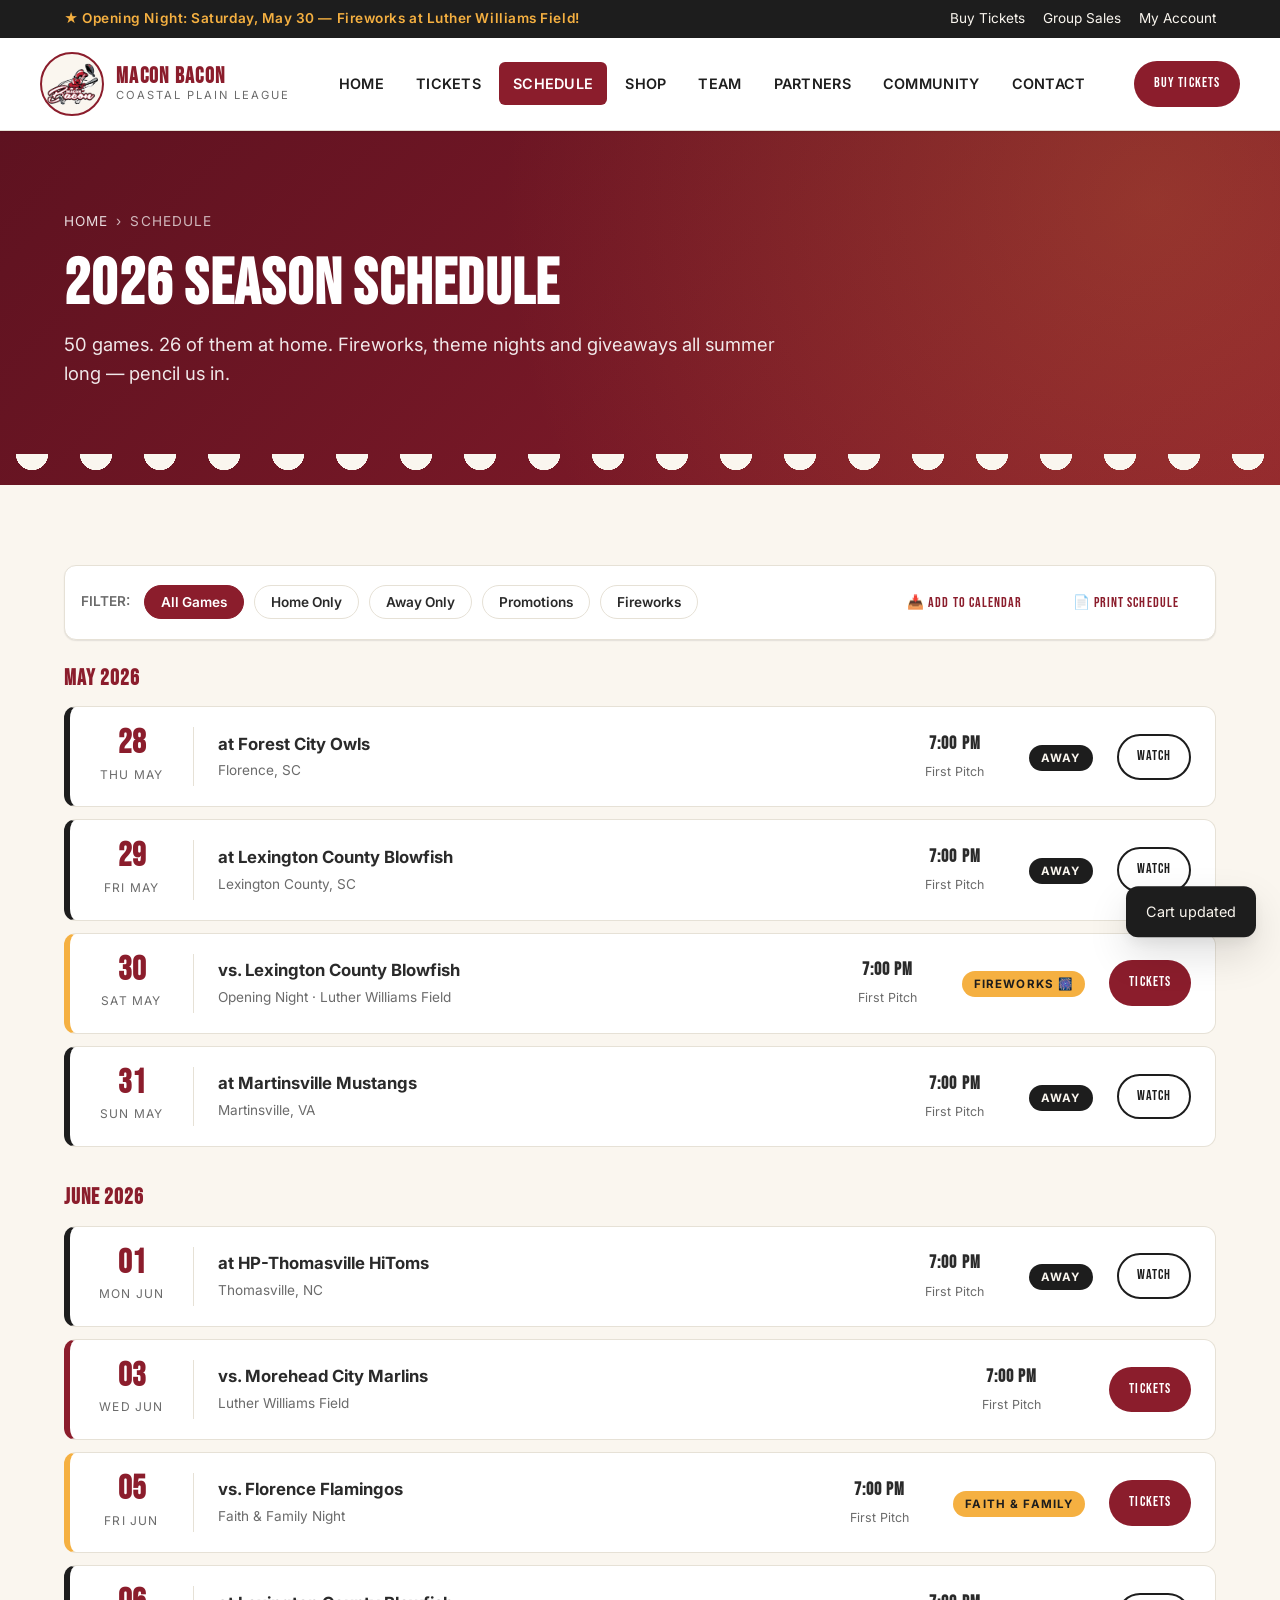
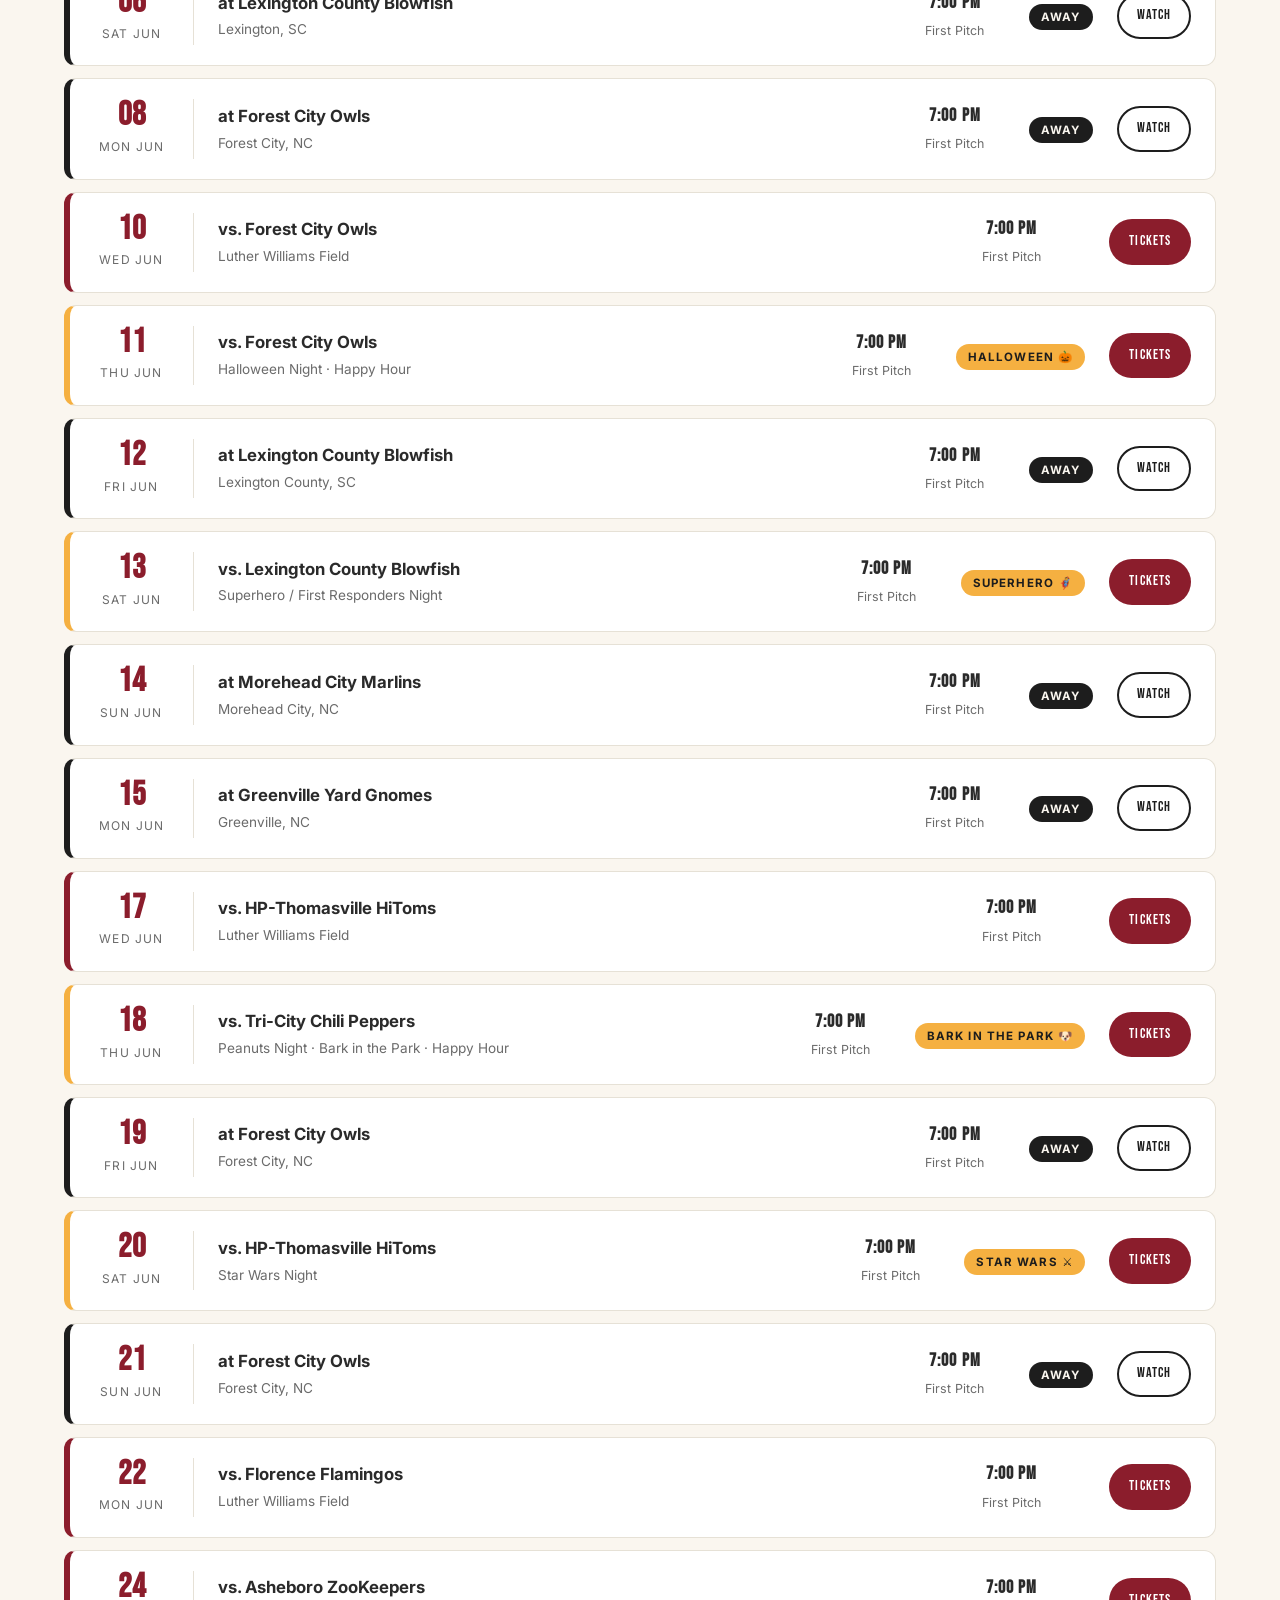
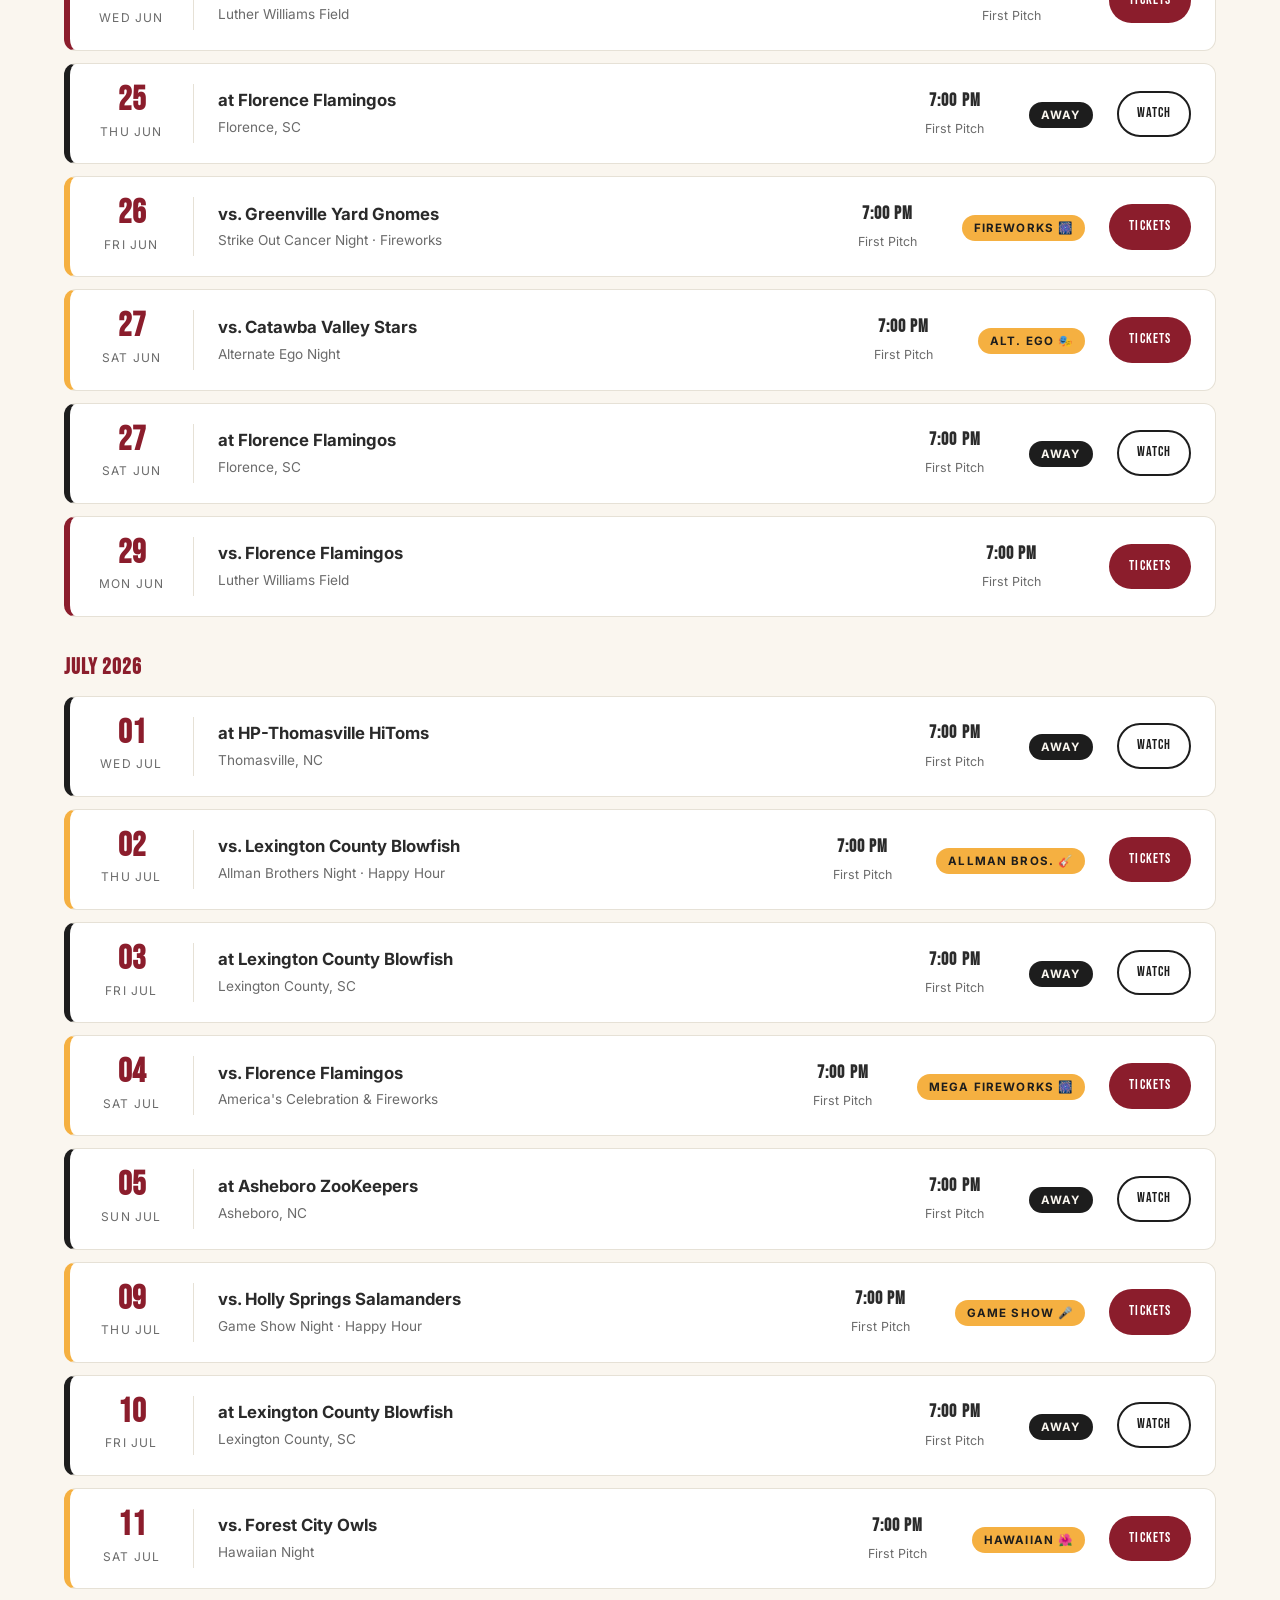
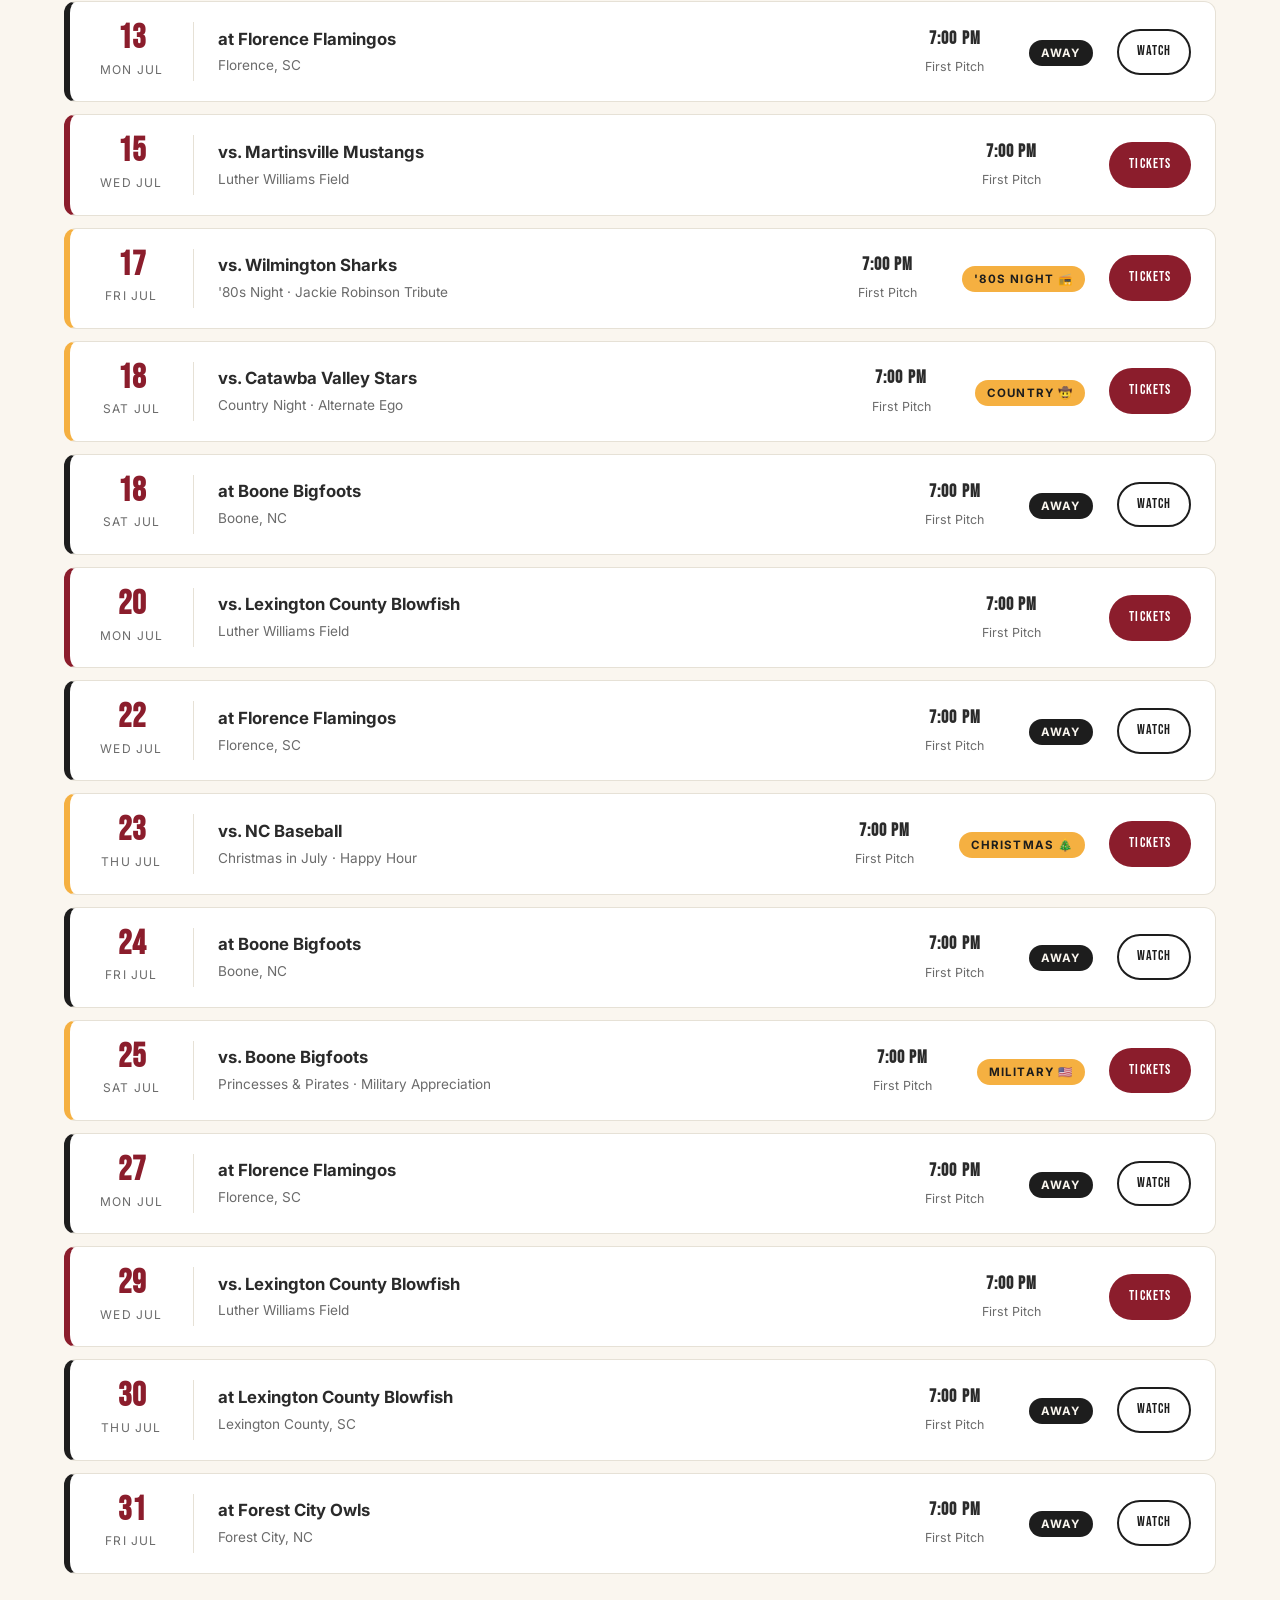
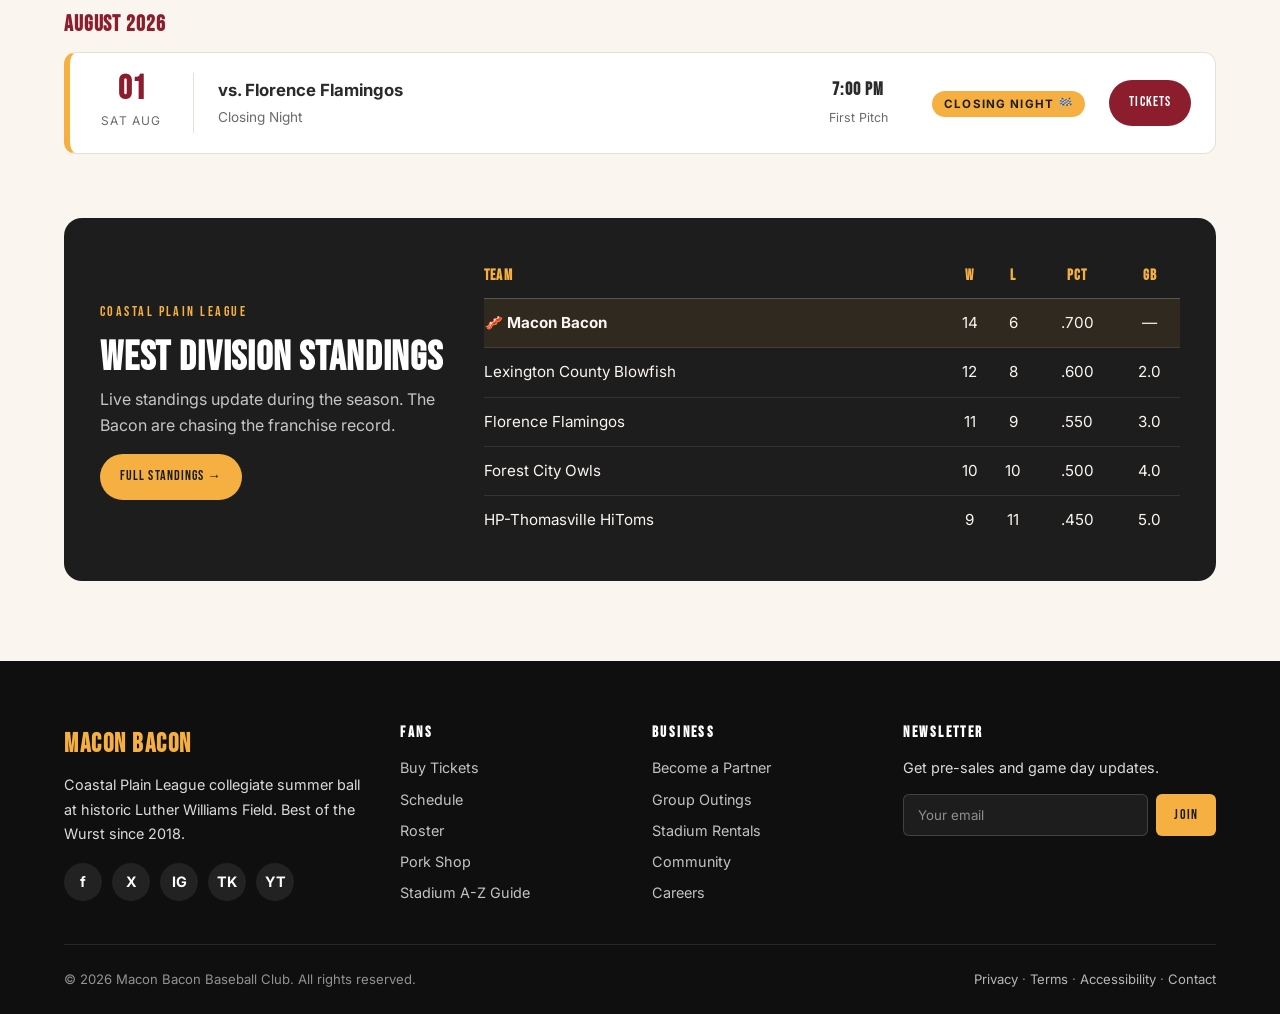
<file: schedule.html>
<!DOCTYPE html>
<html lang="en">
<head>
  <meta charset="UTF-8" />
  <meta name="viewport" content="width=device-width, initial-scale=1.0" />
  <title>2026 Schedule &mdash; Macon Bacon Baseball</title>
  <meta name="description" content="Official 2026 Macon Bacon schedule. Coastal Plain League home and away games, theme nights, fireworks and promotions." />
  <link rel="preconnect" href="https://fonts.googleapis.com">
  <link rel="preconnect" href="https://fonts.gstatic.com" crossorigin>
  <link href="https://fonts.googleapis.com/css2?family=Bebas+Neue&family=Inter:wght@400;500;600;700;800&display=swap" rel="stylesheet">
  <link rel="stylesheet" href="css/styles.css" />
</head>
<body>
  <div class="top-bar">
    <div class="container top-bar-inner">
      <div class="top-bar-promo">★ Opening Night: Saturday, May 30 — Fireworks at Luther Williams Field!</div>
      <div class="top-bar-links">
        <a href="tickets.html">Buy Tickets</a>
        <a href="contact.html">Group Sales</a>
        <a href="#">My Account</a>
      </div>
    </div>
  </div>

  <header class="site-header">
    <div class="container nav">
      <a class="nav-logo" href="index.html">
        <img src="images/logo.png" alt="Macon Bacon" class="nav-logo-img" onerror="this.onerror=null;this.src='images/logo.svg';" />
        <div class="nav-logo-text"><strong>Macon Bacon</strong><span>Coastal Plain League</span></div>
      </a>
      <button class="nav-toggle" aria-label="Toggle menu"><span></span><span></span><span></span></button>
      <ul class="nav-menu">
        <li><a href="index.html">Home</a></li>
        <li><a href="tickets.html">Tickets</a></li>
        <li><a href="schedule.html">Schedule</a></li>
        <li><a href="shop.html">Shop</a></li>
        <li><a href="team.html">Team</a></li>
        <li><a href="sponsors.html">Partners</a></li>
        <li><a href="community.html">Community</a></li>
        <li><a href="contact.html">Contact</a></li>
      </ul>
      <div class="nav-actions">
        <a href="tickets.html" class="btn btn-primary btn-sm">Buy Tickets</a>
      </div>
    </div>
  </header>

  <section class="page-header">
    <div class="container">
      <div class="breadcrumbs"><a href="index.html">Home</a> &rsaquo; <span>Schedule</span></div>
      <h1>2026 Season Schedule</h1>
      <p>50 games. 26 of them at home. Fireworks, theme nights and giveaways all summer long &mdash; pencil us in.</p>
    </div>
  </section>

  <section class="section">
    <div class="container">
      <!-- Filter bar -->
      <div class="filter-bar" data-filter-bar>
        <span class="filter-label">FILTER:</span>
        <button class="filter-pill is-active" data-filter="all">All Games</button>
        <button class="filter-pill" data-filter="home">Home Only</button>
        <button class="filter-pill" data-filter="away">Away Only</button>
        <button class="filter-pill" data-filter="promo">Promotions</button>
        <button class="filter-pill" data-filter="fireworks">Fireworks</button>
        <div style="margin-left: auto; display:flex; gap: 10px;">
          <button class="btn btn-ghost btn-sm">📥 Add to Calendar</button>
          <button class="btn btn-ghost btn-sm">📄 Print Schedule</button>
        </div>
      </div>

      <!-- May -->
      <h3 style="color: var(--color-bacon-red); margin-bottom: 16px;">May 2026</h3>
      <div class="schedule-list" style="margin-bottom: 40px;">
        <div class="game-row is-away" data-game="away">
          <div class="game-date"><strong>28</strong><span>Thu May</span></div>
          <div class="game-matchup"><strong>at Forest City Owls</strong><span>Florence, SC</span></div>
          <div class="game-time"><strong>7:00 PM</strong><span>First Pitch</span></div>
          <div><span class="game-promo-tag away">Away</span></div>
          <a href="#" class="btn btn-outline btn-sm">Watch</a>
        </div>
        <div class="game-row is-away" data-game="away">
          <div class="game-date"><strong>29</strong><span>Fri May</span></div>
          <div class="game-matchup"><strong>at Lexington County Blowfish</strong><span>Lexington County, SC</span></div>
          <div class="game-time"><strong>7:00 PM</strong><span>First Pitch</span></div>
          <div><span class="game-promo-tag away">Away</span></div>
          <a href="#" class="btn btn-outline btn-sm">Watch</a>
        </div>
        <div class="game-row is-promo" data-game="home promo fireworks">
          <div class="game-date"><strong>30</strong><span>Sat May</span></div>
          <div class="game-matchup"><strong>vs. Lexington County Blowfish</strong><span>Opening Night &middot; Luther Williams Field</span></div>
          <div class="game-time"><strong>7:00 PM</strong><span>First Pitch</span></div>
          <div><span class="game-promo-tag">Fireworks 🎆</span></div>
          <a href="tickets.html" class="btn btn-primary btn-sm">Tickets</a>
        </div>
        <div class="game-row is-away" data-game="away">
          <div class="game-date"><strong>31</strong><span>Sun May</span></div>
          <div class="game-matchup"><strong>at Martinsville Mustangs</strong><span>Martinsville, VA</span></div>
          <div class="game-time"><strong>7:00 PM</strong><span>First Pitch</span></div>
          <div><span class="game-promo-tag away">Away</span></div>
          <a href="#" class="btn btn-outline btn-sm">Watch</a>
        </div>
      </div>

      <!-- June -->
      <h3 style="color: var(--color-bacon-red); margin-bottom: 16px;">June 2026</h3>
      <div class="schedule-list" style="margin-bottom: 40px;">
        <div class="game-row is-away" data-game="away">
          <div class="game-date"><strong>01</strong><span>Mon Jun</span></div>
          <div class="game-matchup"><strong>at HP-Thomasville HiToms</strong><span>Thomasville, NC</span></div>
          <div class="game-time"><strong>7:00 PM</strong><span>First Pitch</span></div>
          <div><span class="game-promo-tag away">Away</span></div>
          <a href="#" class="btn btn-outline btn-sm">Watch</a>
        </div>
        <div class="game-row" data-game="home">
          <div class="game-date"><strong>03</strong><span>Wed Jun</span></div>
          <div class="game-matchup"><strong>vs. Morehead City Marlins</strong><span>Luther Williams Field</span></div>
          <div class="game-time"><strong>7:00 PM</strong><span>First Pitch</span></div>
          <div></div>
          <a href="tickets.html" class="btn btn-primary btn-sm">Tickets</a>
        </div>
        <div class="game-row is-promo" data-game="home promo">
          <div class="game-date"><strong>05</strong><span>Fri Jun</span></div>
          <div class="game-matchup"><strong>vs. Florence Flamingos</strong><span>Faith &amp; Family Night</span></div>
          <div class="game-time"><strong>7:00 PM</strong><span>First Pitch</span></div>
          <div><span class="game-promo-tag">Faith &amp; Family</span></div>
          <a href="tickets.html" class="btn btn-primary btn-sm">Tickets</a>
        </div>
        <div class="game-row is-away" data-game="away">
          <div class="game-date"><strong>06</strong><span>Sat Jun</span></div>
          <div class="game-matchup"><strong>at Lexington County Blowfish</strong><span>Lexington, SC</span></div>
          <div class="game-time"><strong>7:00 PM</strong><span>First Pitch</span></div>
          <div><span class="game-promo-tag away">Away</span></div>
          <a href="#" class="btn btn-outline btn-sm">Watch</a>
        </div>
        <div class="game-row is-away" data-game="away">
          <div class="game-date"><strong>08</strong><span>Mon Jun</span></div>
          <div class="game-matchup"><strong>at Forest City Owls</strong><span>Forest City, NC</span></div>
          <div class="game-time"><strong>7:00 PM</strong><span>First Pitch</span></div>
          <div><span class="game-promo-tag away">Away</span></div>
          <a href="#" class="btn btn-outline btn-sm">Watch</a>
        </div>
        <div class="game-row" data-game="home">
          <div class="game-date"><strong>10</strong><span>Wed Jun</span></div>
          <div class="game-matchup"><strong>vs. Forest City Owls</strong><span>Luther Williams Field</span></div>
          <div class="game-time"><strong>7:00 PM</strong><span>First Pitch</span></div>
          <div></div>
          <a href="tickets.html" class="btn btn-primary btn-sm">Tickets</a>
        </div>
        <div class="game-row is-promo" data-game="home promo">
          <div class="game-date"><strong>11</strong><span>Thu Jun</span></div>
          <div class="game-matchup"><strong>vs. Forest City Owls</strong><span>Halloween Night &middot; Happy Hour</span></div>
          <div class="game-time"><strong>7:00 PM</strong><span>First Pitch</span></div>
          <div><span class="game-promo-tag">Halloween 🎃</span></div>
          <a href="tickets.html" class="btn btn-primary btn-sm">Tickets</a>
        </div>
        <div class="game-row is-away" data-game="away">
          <div class="game-date"><strong>12</strong><span>Fri Jun</span></div>
          <div class="game-matchup"><strong>at Lexington County Blowfish</strong><span>Lexington County, SC</span></div>
          <div class="game-time"><strong>7:00 PM</strong><span>First Pitch</span></div>
          <div><span class="game-promo-tag away">Away</span></div>
          <a href="#" class="btn btn-outline btn-sm">Watch</a>
        </div>
        <div class="game-row is-promo" data-game="home promo">
          <div class="game-date"><strong>13</strong><span>Sat Jun</span></div>
          <div class="game-matchup"><strong>vs. Lexington County Blowfish</strong><span>Superhero / First Responders Night</span></div>
          <div class="game-time"><strong>7:00 PM</strong><span>First Pitch</span></div>
          <div><span class="game-promo-tag">Superhero 🦸</span></div>
          <a href="tickets.html" class="btn btn-primary btn-sm">Tickets</a>
        </div>
        <div class="game-row is-away" data-game="away">
          <div class="game-date"><strong>14</strong><span>Sun Jun</span></div>
          <div class="game-matchup"><strong>at Morehead City Marlins</strong><span>Morehead City, NC</span></div>
          <div class="game-time"><strong>7:00 PM</strong><span>First Pitch</span></div>
          <div><span class="game-promo-tag away">Away</span></div>
          <a href="#" class="btn btn-outline btn-sm">Watch</a>
        </div>
        <div class="game-row is-away" data-game="away">
          <div class="game-date"><strong>15</strong><span>Mon Jun</span></div>
          <div class="game-matchup"><strong>at Greenville Yard Gnomes</strong><span>Greenville, NC</span></div>
          <div class="game-time"><strong>7:00 PM</strong><span>First Pitch</span></div>
          <div><span class="game-promo-tag away">Away</span></div>
          <a href="#" class="btn btn-outline btn-sm">Watch</a>
        </div>
        <div class="game-row" data-game="home">
          <div class="game-date"><strong>17</strong><span>Wed Jun</span></div>
          <div class="game-matchup"><strong>vs. HP-Thomasville HiToms</strong><span>Luther Williams Field</span></div>
          <div class="game-time"><strong>7:00 PM</strong><span>First Pitch</span></div>
          <div></div>
          <a href="tickets.html" class="btn btn-primary btn-sm">Tickets</a>
        </div>
        <div class="game-row is-promo" data-game="home promo">
          <div class="game-date"><strong>18</strong><span>Thu Jun</span></div>
          <div class="game-matchup"><strong>vs. Tri-City Chili Peppers</strong><span>Peanuts Night &middot; Bark in the Park &middot; Happy Hour</span></div>
          <div class="game-time"><strong>7:00 PM</strong><span>First Pitch</span></div>
          <div><span class="game-promo-tag">Bark in the Park 🐶</span></div>
          <a href="tickets.html" class="btn btn-primary btn-sm">Tickets</a>
        </div>
        <div class="game-row is-away" data-game="away">
          <div class="game-date"><strong>19</strong><span>Fri Jun</span></div>
          <div class="game-matchup"><strong>at Forest City Owls</strong><span>Forest City, NC</span></div>
          <div class="game-time"><strong>7:00 PM</strong><span>First Pitch</span></div>
          <div><span class="game-promo-tag away">Away</span></div>
          <a href="#" class="btn btn-outline btn-sm">Watch</a>
        </div>
        <div class="game-row is-promo" data-game="home promo">
          <div class="game-date"><strong>20</strong><span>Sat Jun</span></div>
          <div class="game-matchup"><strong>vs. HP-Thomasville HiToms</strong><span>Star Wars Night</span></div>
          <div class="game-time"><strong>7:00 PM</strong><span>First Pitch</span></div>
          <div><span class="game-promo-tag">Star Wars ⚔️</span></div>
          <a href="tickets.html" class="btn btn-primary btn-sm">Tickets</a>
        </div>
        <div class="game-row is-away" data-game="away">
          <div class="game-date"><strong>21</strong><span>Sun Jun</span></div>
          <div class="game-matchup"><strong>at Forest City Owls</strong><span>Forest City, NC</span></div>
          <div class="game-time"><strong>7:00 PM</strong><span>First Pitch</span></div>
          <div><span class="game-promo-tag away">Away</span></div>
          <a href="#" class="btn btn-outline btn-sm">Watch</a>
        </div>
        <div class="game-row" data-game="home">
          <div class="game-date"><strong>22</strong><span>Mon Jun</span></div>
          <div class="game-matchup"><strong>vs. Florence Flamingos</strong><span>Luther Williams Field</span></div>
          <div class="game-time"><strong>7:00 PM</strong><span>First Pitch</span></div>
          <div></div>
          <a href="tickets.html" class="btn btn-primary btn-sm">Tickets</a>
        </div>
        <div class="game-row" data-game="home">
          <div class="game-date"><strong>24</strong><span>Wed Jun</span></div>
          <div class="game-matchup"><strong>vs. Asheboro ZooKeepers</strong><span>Luther Williams Field</span></div>
          <div class="game-time"><strong>7:00 PM</strong><span>First Pitch</span></div>
          <div></div>
          <a href="tickets.html" class="btn btn-primary btn-sm">Tickets</a>
        </div>
        <div class="game-row is-away" data-game="away">
          <div class="game-date"><strong>25</strong><span>Thu Jun</span></div>
          <div class="game-matchup"><strong>at Florence Flamingos</strong><span>Florence, SC</span></div>
          <div class="game-time"><strong>7:00 PM</strong><span>First Pitch</span></div>
          <div><span class="game-promo-tag away">Away</span></div>
          <a href="#" class="btn btn-outline btn-sm">Watch</a>
        </div>
        <div class="game-row is-promo" data-game="home promo fireworks">
          <div class="game-date"><strong>26</strong><span>Fri Jun</span></div>
          <div class="game-matchup"><strong>vs. Greenville Yard Gnomes</strong><span>Strike Out Cancer Night &middot; Fireworks</span></div>
          <div class="game-time"><strong>7:00 PM</strong><span>First Pitch</span></div>
          <div><span class="game-promo-tag">Fireworks 🎆</span></div>
          <a href="tickets.html" class="btn btn-primary btn-sm">Tickets</a>
        </div>
        <div class="game-row is-promo" data-game="home promo">
          <div class="game-date"><strong>27</strong><span>Sat Jun</span></div>
          <div class="game-matchup"><strong>vs. Catawba Valley Stars</strong><span>Alternate Ego Night</span></div>
          <div class="game-time"><strong>7:00 PM</strong><span>First Pitch</span></div>
          <div><span class="game-promo-tag">Alt. Ego 🎭</span></div>
          <a href="tickets.html" class="btn btn-primary btn-sm">Tickets</a>
        </div>
        <div class="game-row is-away" data-game="away">
          <div class="game-date"><strong>27</strong><span>Sat Jun</span></div>
          <div class="game-matchup"><strong>at Florence Flamingos</strong><span>Florence, SC</span></div>
          <div class="game-time"><strong>7:00 PM</strong><span>First Pitch</span></div>
          <div><span class="game-promo-tag away">Away</span></div>
          <a href="#" class="btn btn-outline btn-sm">Watch</a>
        </div>
        <div class="game-row" data-game="home">
          <div class="game-date"><strong>29</strong><span>Mon Jun</span></div>
          <div class="game-matchup"><strong>vs. Florence Flamingos</strong><span>Luther Williams Field</span></div>
          <div class="game-time"><strong>7:00 PM</strong><span>First Pitch</span></div>
          <div></div>
          <a href="tickets.html" class="btn btn-primary btn-sm">Tickets</a>
        </div>
      </div>

      <!-- July -->
      <h3 style="color: var(--color-bacon-red); margin-bottom: 16px;">July 2026</h3>
      <div class="schedule-list" style="margin-bottom: 40px;">
        <div class="game-row is-away" data-game="away">
          <div class="game-date"><strong>01</strong><span>Wed Jul</span></div>
          <div class="game-matchup"><strong>at HP-Thomasville HiToms</strong><span>Thomasville, NC</span></div>
          <div class="game-time"><strong>7:00 PM</strong><span>First Pitch</span></div>
          <div><span class="game-promo-tag away">Away</span></div>
          <a href="#" class="btn btn-outline btn-sm">Watch</a>
        </div>
        <div class="game-row is-promo" data-game="home promo">
          <div class="game-date"><strong>02</strong><span>Thu Jul</span></div>
          <div class="game-matchup"><strong>vs. Lexington County Blowfish</strong><span>Allman Brothers Night &middot; Happy Hour</span></div>
          <div class="game-time"><strong>7:00 PM</strong><span>First Pitch</span></div>
          <div><span class="game-promo-tag">Allman Bros. 🎸</span></div>
          <a href="tickets.html" class="btn btn-primary btn-sm">Tickets</a>
        </div>
        <div class="game-row is-away" data-game="away">
          <div class="game-date"><strong>03</strong><span>Fri Jul</span></div>
          <div class="game-matchup"><strong>at Lexington County Blowfish</strong><span>Lexington County, SC</span></div>
          <div class="game-time"><strong>7:00 PM</strong><span>First Pitch</span></div>
          <div><span class="game-promo-tag away">Away</span></div>
          <a href="#" class="btn btn-outline btn-sm">Watch</a>
        </div>
        <div class="game-row is-promo" data-game="home promo fireworks">
          <div class="game-date"><strong>04</strong><span>Sat Jul</span></div>
          <div class="game-matchup"><strong>vs. Florence Flamingos</strong><span>America's Celebration &amp; Fireworks</span></div>
          <div class="game-time"><strong>7:00 PM</strong><span>First Pitch</span></div>
          <div><span class="game-promo-tag">Mega Fireworks 🎆</span></div>
          <a href="tickets.html" class="btn btn-primary btn-sm">Tickets</a>
        </div>
        <div class="game-row is-away" data-game="away">
          <div class="game-date"><strong>05</strong><span>Sun Jul</span></div>
          <div class="game-matchup"><strong>at Asheboro ZooKeepers</strong><span>Asheboro, NC</span></div>
          <div class="game-time"><strong>7:00 PM</strong><span>First Pitch</span></div>
          <div><span class="game-promo-tag away">Away</span></div>
          <a href="#" class="btn btn-outline btn-sm">Watch</a>
        </div>
        <div class="game-row is-promo" data-game="home promo">
          <div class="game-date"><strong>09</strong><span>Thu Jul</span></div>
          <div class="game-matchup"><strong>vs. Holly Springs Salamanders</strong><span>Game Show Night &middot; Happy Hour</span></div>
          <div class="game-time"><strong>7:00 PM</strong><span>First Pitch</span></div>
          <div><span class="game-promo-tag">Game Show 🎤</span></div>
          <a href="tickets.html" class="btn btn-primary btn-sm">Tickets</a>
        </div>
        <div class="game-row is-away" data-game="away">
          <div class="game-date"><strong>10</strong><span>Fri Jul</span></div>
          <div class="game-matchup"><strong>at Lexington County Blowfish</strong><span>Lexington County, SC</span></div>
          <div class="game-time"><strong>7:00 PM</strong><span>First Pitch</span></div>
          <div><span class="game-promo-tag away">Away</span></div>
          <a href="#" class="btn btn-outline btn-sm">Watch</a>
        </div>
        <div class="game-row is-promo" data-game="home promo">
          <div class="game-date"><strong>11</strong><span>Sat Jul</span></div>
          <div class="game-matchup"><strong>vs. Forest City Owls</strong><span>Hawaiian Night</span></div>
          <div class="game-time"><strong>7:00 PM</strong><span>First Pitch</span></div>
          <div><span class="game-promo-tag">Hawaiian 🌺</span></div>
          <a href="tickets.html" class="btn btn-primary btn-sm">Tickets</a>
        </div>
        <div class="game-row is-away" data-game="away">
          <div class="game-date"><strong>13</strong><span>Mon Jul</span></div>
          <div class="game-matchup"><strong>at Florence Flamingos</strong><span>Florence, SC</span></div>
          <div class="game-time"><strong>7:00 PM</strong><span>First Pitch</span></div>
          <div><span class="game-promo-tag away">Away</span></div>
          <a href="#" class="btn btn-outline btn-sm">Watch</a>
        </div>
        <div class="game-row" data-game="home">
          <div class="game-date"><strong>15</strong><span>Wed Jul</span></div>
          <div class="game-matchup"><strong>vs. Martinsville Mustangs</strong><span>Luther Williams Field</span></div>
          <div class="game-time"><strong>7:00 PM</strong><span>First Pitch</span></div>
          <div></div>
          <a href="tickets.html" class="btn btn-primary btn-sm">Tickets</a>
        </div>
        <div class="game-row is-promo" data-game="home promo">
          <div class="game-date"><strong>17</strong><span>Fri Jul</span></div>
          <div class="game-matchup"><strong>vs. Wilmington Sharks</strong><span>'80s Night &middot; Jackie Robinson Tribute</span></div>
          <div class="game-time"><strong>7:00 PM</strong><span>First Pitch</span></div>
          <div><span class="game-promo-tag">'80s Night 📻</span></div>
          <a href="tickets.html" class="btn btn-primary btn-sm">Tickets</a>
        </div>
        <div class="game-row is-promo" data-game="home promo">
          <div class="game-date"><strong>18</strong><span>Sat Jul</span></div>
          <div class="game-matchup"><strong>vs. Catawba Valley Stars</strong><span>Country Night &middot; Alternate Ego</span></div>
          <div class="game-time"><strong>7:00 PM</strong><span>First Pitch</span></div>
          <div><span class="game-promo-tag">Country 🤠</span></div>
          <a href="tickets.html" class="btn btn-primary btn-sm">Tickets</a>
        </div>
        <div class="game-row is-away" data-game="away">
          <div class="game-date"><strong>18</strong><span>Sat Jul</span></div>
          <div class="game-matchup"><strong>at Boone Bigfoots</strong><span>Boone, NC</span></div>
          <div class="game-time"><strong>7:00 PM</strong><span>First Pitch</span></div>
          <div><span class="game-promo-tag away">Away</span></div>
          <a href="#" class="btn btn-outline btn-sm">Watch</a>
        </div>
        <div class="game-row" data-game="home">
          <div class="game-date"><strong>20</strong><span>Mon Jul</span></div>
          <div class="game-matchup"><strong>vs. Lexington County Blowfish</strong><span>Luther Williams Field</span></div>
          <div class="game-time"><strong>7:00 PM</strong><span>First Pitch</span></div>
          <div></div>
          <a href="tickets.html" class="btn btn-primary btn-sm">Tickets</a>
        </div>
        <div class="game-row is-away" data-game="away">
          <div class="game-date"><strong>22</strong><span>Wed Jul</span></div>
          <div class="game-matchup"><strong>at Florence Flamingos</strong><span>Florence, SC</span></div>
          <div class="game-time"><strong>7:00 PM</strong><span>First Pitch</span></div>
          <div><span class="game-promo-tag away">Away</span></div>
          <a href="#" class="btn btn-outline btn-sm">Watch</a>
        </div>
        <div class="game-row is-promo" data-game="home promo">
          <div class="game-date"><strong>23</strong><span>Thu Jul</span></div>
          <div class="game-matchup"><strong>vs. NC Baseball</strong><span>Christmas in July &middot; Happy Hour</span></div>
          <div class="game-time"><strong>7:00 PM</strong><span>First Pitch</span></div>
          <div><span class="game-promo-tag">Christmas 🎄</span></div>
          <a href="tickets.html" class="btn btn-primary btn-sm">Tickets</a>
        </div>
        <div class="game-row is-away" data-game="away">
          <div class="game-date"><strong>24</strong><span>Fri Jul</span></div>
          <div class="game-matchup"><strong>at Boone Bigfoots</strong><span>Boone, NC</span></div>
          <div class="game-time"><strong>7:00 PM</strong><span>First Pitch</span></div>
          <div><span class="game-promo-tag away">Away</span></div>
          <a href="#" class="btn btn-outline btn-sm">Watch</a>
        </div>
        <div class="game-row is-promo" data-game="home promo">
          <div class="game-date"><strong>25</strong><span>Sat Jul</span></div>
          <div class="game-matchup"><strong>vs. Boone Bigfoots</strong><span>Princesses &amp; Pirates &middot; Military Appreciation</span></div>
          <div class="game-time"><strong>7:00 PM</strong><span>First Pitch</span></div>
          <div><span class="game-promo-tag">Military 🇺🇸</span></div>
          <a href="tickets.html" class="btn btn-primary btn-sm">Tickets</a>
        </div>
        <div class="game-row is-away" data-game="away">
          <div class="game-date"><strong>27</strong><span>Mon Jul</span></div>
          <div class="game-matchup"><strong>at Florence Flamingos</strong><span>Florence, SC</span></div>
          <div class="game-time"><strong>7:00 PM</strong><span>First Pitch</span></div>
          <div><span class="game-promo-tag away">Away</span></div>
          <a href="#" class="btn btn-outline btn-sm">Watch</a>
        </div>
        <div class="game-row" data-game="home">
          <div class="game-date"><strong>29</strong><span>Wed Jul</span></div>
          <div class="game-matchup"><strong>vs. Lexington County Blowfish</strong><span>Luther Williams Field</span></div>
          <div class="game-time"><strong>7:00 PM</strong><span>First Pitch</span></div>
          <div></div>
          <a href="tickets.html" class="btn btn-primary btn-sm">Tickets</a>
        </div>
        <div class="game-row is-away" data-game="away">
          <div class="game-date"><strong>30</strong><span>Thu Jul</span></div>
          <div class="game-matchup"><strong>at Lexington County Blowfish</strong><span>Lexington County, SC</span></div>
          <div class="game-time"><strong>7:00 PM</strong><span>First Pitch</span></div>
          <div><span class="game-promo-tag away">Away</span></div>
          <a href="#" class="btn btn-outline btn-sm">Watch</a>
        </div>
        <div class="game-row is-away" data-game="away">
          <div class="game-date"><strong>31</strong><span>Fri Jul</span></div>
          <div class="game-matchup"><strong>at Forest City Owls</strong><span>Forest City, NC</span></div>
          <div class="game-time"><strong>7:00 PM</strong><span>First Pitch</span></div>
          <div><span class="game-promo-tag away">Away</span></div>
          <a href="#" class="btn btn-outline btn-sm">Watch</a>
        </div>
      </div>

      <!-- August -->
      <h3 style="color: var(--color-bacon-red); margin-bottom: 16px;">August 2026</h3>
      <div class="schedule-list">
        <div class="game-row is-promo" data-game="home promo">
          <div class="game-date"><strong>01</strong><span>Sat Aug</span></div>
          <div class="game-matchup"><strong>vs. Florence Flamingos</strong><span>Closing Night</span></div>
          <div class="game-time"><strong>7:00 PM</strong><span>First Pitch</span></div>
          <div><span class="game-promo-tag">Closing Night 🏁</span></div>
          <a href="tickets.html" class="btn btn-primary btn-sm">Tickets</a>
        </div>
      </div>

      <!-- Standings widget -->
      <div style="margin-top: 64px; background: var(--color-charcoal); color: var(--color-cream); border-radius: var(--radius-lg); padding: 36px; display: grid; grid-template-columns: 1fr 2fr; gap: 36px; align-items: center;">
        <div>
          <span class="eyebrow" style="color: var(--color-sizzle);">Coastal Plain League</span>
          <h2 style="color: var(--color-white); margin-bottom: 8px;">West Division Standings</h2>
          <p style="color: rgba(255,255,255,0.75); margin-bottom: 16px;">Live standings update during the season. The Bacon are chasing the franchise record.</p>
          <a href="#" class="btn btn-sizzle btn-sm">Full Standings &rarr;</a>
        </div>
        <table style="width: 100%; border-collapse: collapse; font-size: 0.95rem;">
          <thead>
            <tr style="border-bottom: 1px solid rgba(255,255,255,0.2);">
              <th style="text-align: left; padding: 10px 0; color: var(--color-sizzle); font-family: var(--font-display); letter-spacing: 0.08em;">Team</th>
              <th style="padding: 10px 0; color: var(--color-sizzle); font-family: var(--font-display); letter-spacing: 0.08em;">W</th>
              <th style="padding: 10px 0; color: var(--color-sizzle); font-family: var(--font-display); letter-spacing: 0.08em;">L</th>
              <th style="padding: 10px 0; color: var(--color-sizzle); font-family: var(--font-display); letter-spacing: 0.08em;">PCT</th>
              <th style="padding: 10px 0; color: var(--color-sizzle); font-family: var(--font-display); letter-spacing: 0.08em;">GB</th>
            </tr>
          </thead>
          <tbody>
            <tr style="background: rgba(245, 176, 65, 0.08); border-bottom: 1px solid rgba(255,255,255,0.1);">
              <td style="padding: 12px 0; font-weight: 700;">🥓 Macon Bacon</td>
              <td style="text-align: center;">14</td>
              <td style="text-align: center;">6</td>
              <td style="text-align: center;">.700</td>
              <td style="text-align: center;">&mdash;</td>
            </tr>
            <tr style="border-bottom: 1px solid rgba(255,255,255,0.1);">
              <td style="padding: 12px 0;">Lexington County Blowfish</td>
              <td style="text-align: center;">12</td>
              <td style="text-align: center;">8</td>
              <td style="text-align: center;">.600</td>
              <td style="text-align: center;">2.0</td>
            </tr>
            <tr style="border-bottom: 1px solid rgba(255,255,255,0.1);">
              <td style="padding: 12px 0;">Florence Flamingos</td>
              <td style="text-align: center;">11</td>
              <td style="text-align: center;">9</td>
              <td style="text-align: center;">.550</td>
              <td style="text-align: center;">3.0</td>
            </tr>
            <tr style="border-bottom: 1px solid rgba(255,255,255,0.1);">
              <td style="padding: 12px 0;">Forest City Owls</td>
              <td style="text-align: center;">10</td>
              <td style="text-align: center;">10</td>
              <td style="text-align: center;">.500</td>
              <td style="text-align: center;">4.0</td>
            </tr>
            <tr>
              <td style="padding: 12px 0;">HP-Thomasville HiToms</td>
              <td style="text-align: center;">9</td>
              <td style="text-align: center;">11</td>
              <td style="text-align: center;">.450</td>
              <td style="text-align: center;">5.0</td>
            </tr>
          </tbody>
        </table>
      </div>
    </div>
  </section>

  <footer class="site-footer footer">
    <div class="container">
      <div class="footer-grid">
        <div class="footer-brand">
          <strong>MACON BACON</strong>
          <p>Coastal Plain League collegiate summer ball at historic Luther Williams Field. Best of the Wurst since 2018.</p>
          <div class="socials">
            <a class="social-btn" href="#">f</a><a class="social-btn" href="#">X</a><a class="social-btn" href="#">IG</a><a class="social-btn" href="#">TK</a><a class="social-btn" href="#">YT</a>
          </div>
        </div>
        <div>
          <h4>Fans</h4>
          <ul class="footer-links">
            <li><a href="tickets.html">Buy Tickets</a></li>
            <li><a href="schedule.html">Schedule</a></li>
            <li><a href="team.html">Roster</a></li>
            <li><a href="shop.html">Pork Shop</a></li>
            <li><a href="#">Stadium A-Z Guide</a></li>
          </ul>
        </div>
        <div>
          <h4>Business</h4>
          <ul class="footer-links">
            <li><a href="sponsors.html">Become a Partner</a></li>
            <li><a href="contact.html">Group Outings</a></li>
            <li><a href="contact.html">Stadium Rentals</a></li>
            <li><a href="community.html">Community</a></li>
            <li><a href="#">Careers</a></li>
          </ul>
        </div>
        <div>
          <h4>Newsletter</h4>
          <p style="font-size: 0.9rem;">Get pre-sales and game day updates.</p>
          <form class="newsletter" data-demo-form>
            <input type="email" placeholder="Your email" required />
            <button type="submit">Join</button>
          </form>
          <div class="form-success" style="margin-top: 10px;">Subscribed!</div>
        </div>
      </div>
      <div class="footer-bottom">
        <div>&copy; 2026 Macon Bacon Baseball Club. All rights reserved.</div>
        <div><a href="#">Privacy</a> &middot; <a href="#">Terms</a> &middot; <a href="#">Accessibility</a> &middot; <a href="contact.html">Contact</a></div>
      </div>
    </div>
  </footer>

  <div class="cart-toast" data-cart-toast>Cart updated</div>
  <script src="js/main.js"></script>
</body>
</html>
</file>
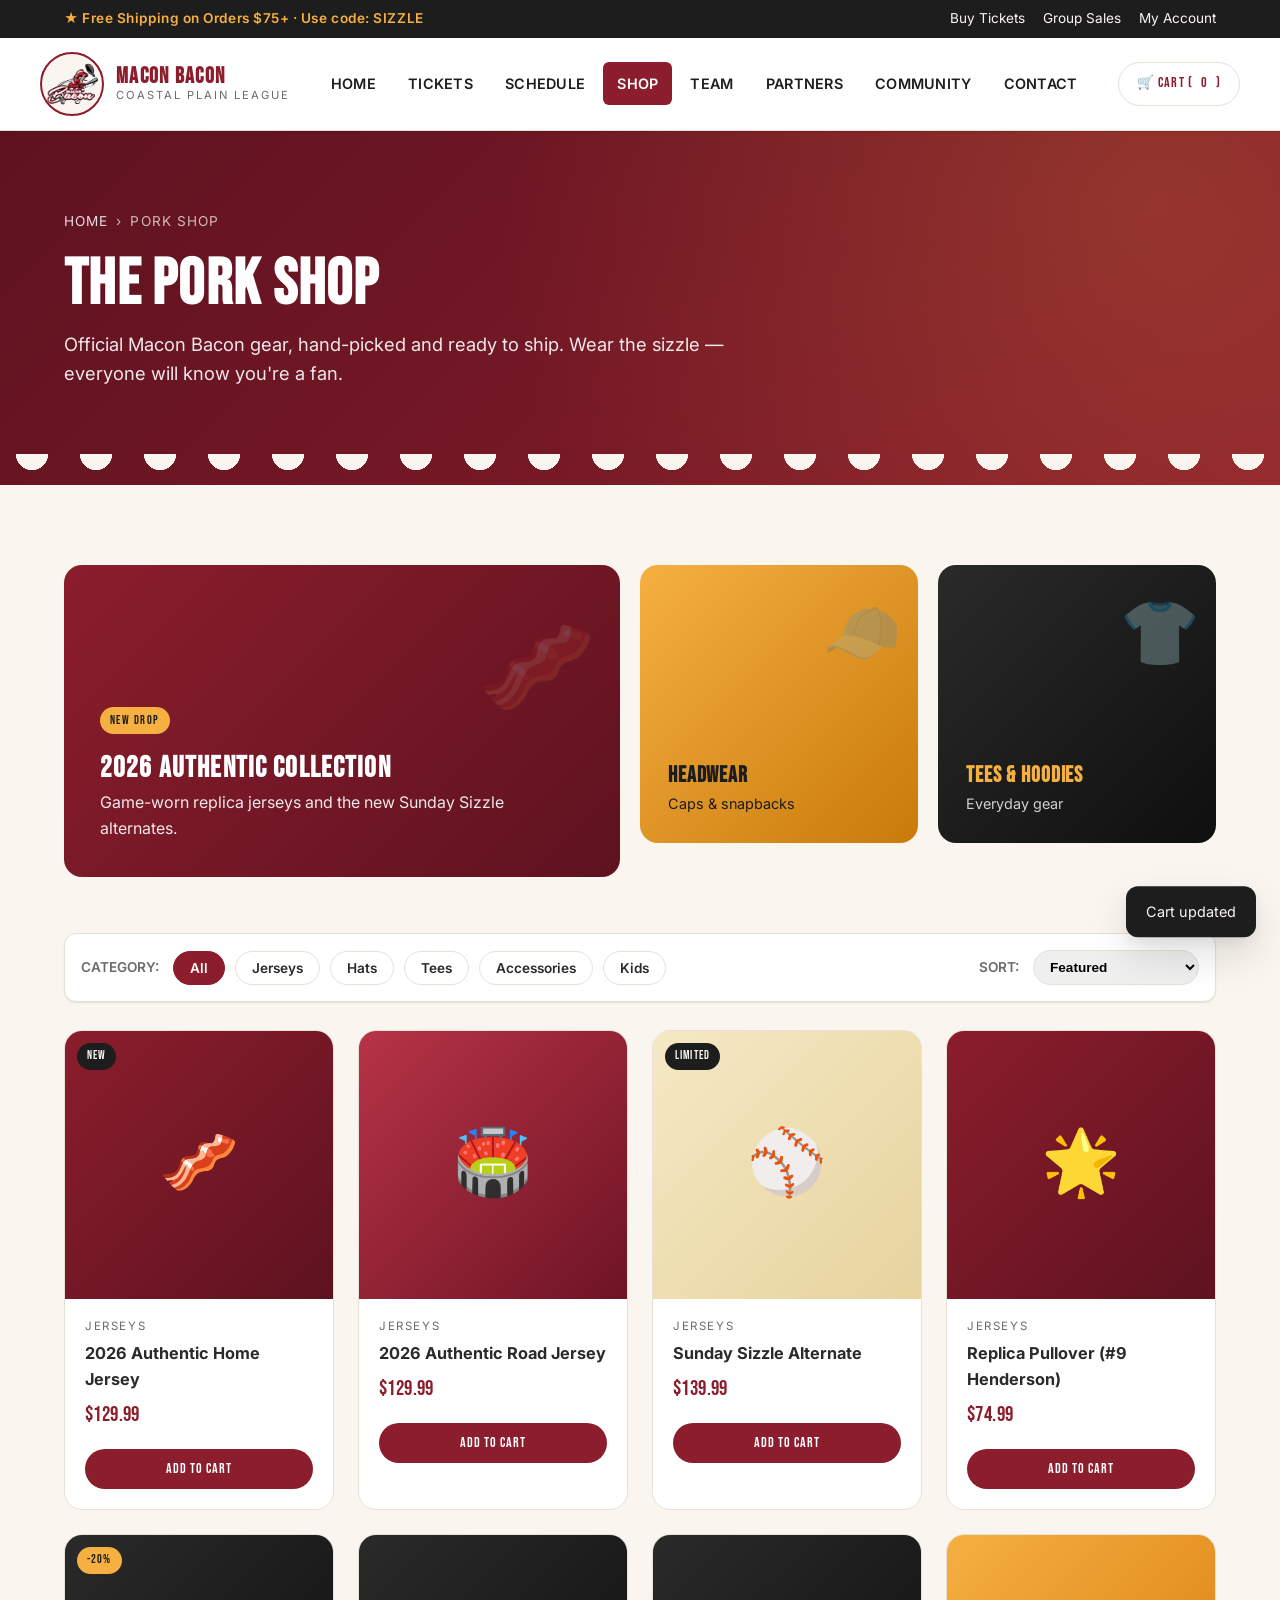
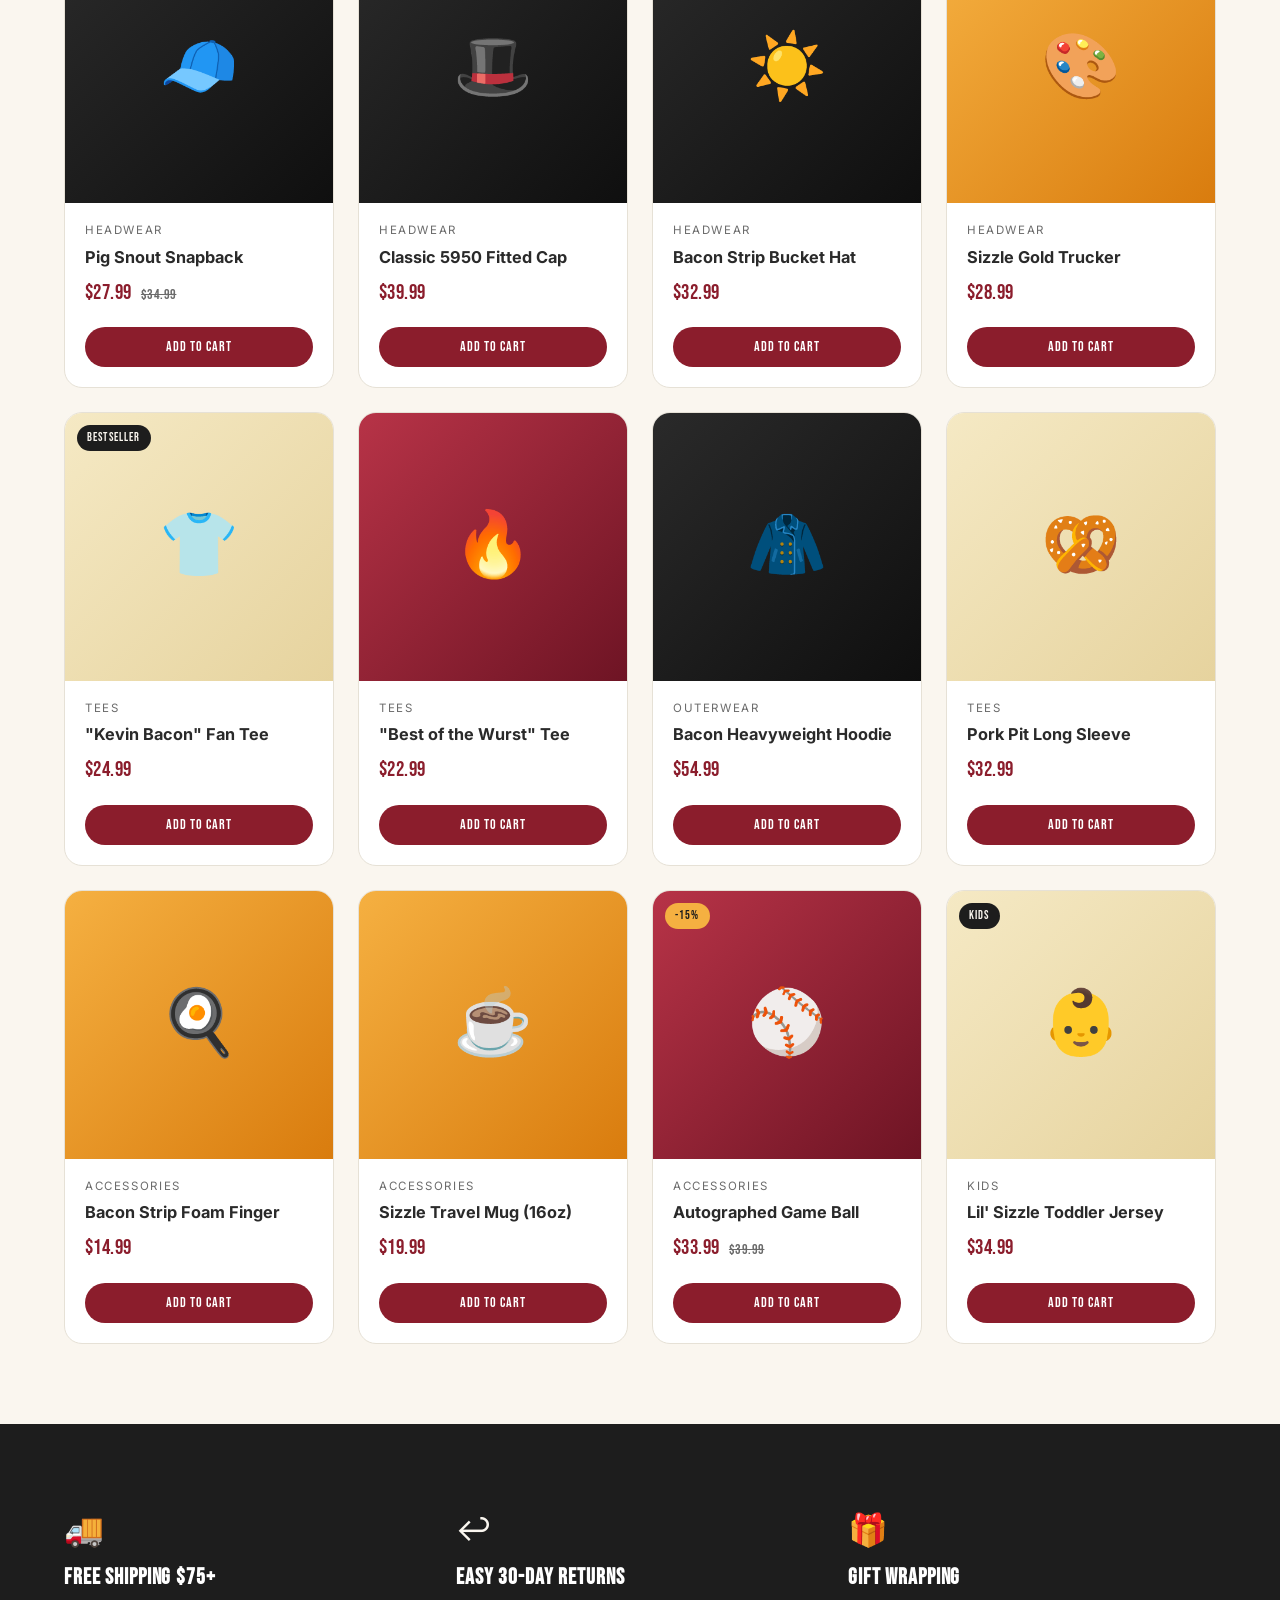
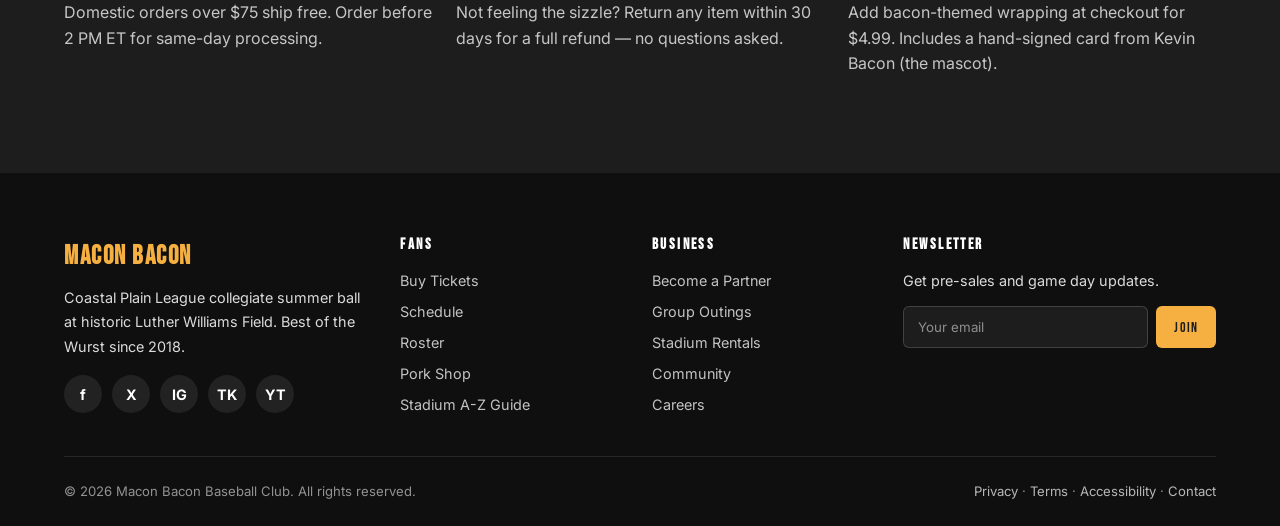
<file: shop.html>
<!DOCTYPE html>
<html lang="en">
<head>
  <meta charset="UTF-8" />
  <meta name="viewport" content="width=device-width, initial-scale=1.0" />
  <title>Pork Shop &mdash; Macon Bacon Baseball</title>
  <meta name="description" content="Official Macon Bacon merchandise. Jerseys, hats, tees, and accessories." />
  <link rel="preconnect" href="https://fonts.googleapis.com">
  <link rel="preconnect" href="https://fonts.gstatic.com" crossorigin>
  <link href="https://fonts.googleapis.com/css2?family=Bebas+Neue&family=Inter:wght@400;500;600;700;800&display=swap" rel="stylesheet">
  <link rel="stylesheet" href="css/styles.css" />
</head>
<body>
  <div class="top-bar">
    <div class="container top-bar-inner">
      <div class="top-bar-promo">★ Free Shipping on Orders $75+ &middot; Use code: SIZZLE</div>
      <div class="top-bar-links">
        <a href="tickets.html">Buy Tickets</a>
        <a href="contact.html">Group Sales</a>
        <a href="#">My Account</a>
      </div>
    </div>
  </div>

  <header class="site-header">
    <div class="container nav">
      <a class="nav-logo" href="index.html">
        <img src="images/logo.png" alt="Macon Bacon" class="nav-logo-img" onerror="this.onerror=null;this.src='images/logo.svg';" />
        <div class="nav-logo-text"><strong>Macon Bacon</strong><span>Coastal Plain League</span></div>
      </a>
      <button class="nav-toggle" aria-label="Toggle menu"><span></span><span></span><span></span></button>
      <ul class="nav-menu">
        <li><a href="index.html">Home</a></li>
        <li><a href="tickets.html">Tickets</a></li>
        <li><a href="schedule.html">Schedule</a></li>
        <li><a href="shop.html">Shop</a></li>
        <li><a href="team.html">Team</a></li>
        <li><a href="sponsors.html">Partners</a></li>
        <li><a href="community.html">Community</a></li>
        <li><a href="contact.html">Contact</a></li>
      </ul>
      <div class="nav-actions">
        <a href="#" class="btn btn-ghost btn-sm" style="border: 1px solid var(--color-line);">🛒 Cart (<span data-cart-count>0</span>)</a>
      </div>
    </div>
  </header>

  <section class="page-header">
    <div class="container">
      <div class="breadcrumbs"><a href="index.html">Home</a> &rsaquo; <span>Pork Shop</span></div>
      <h1>The Pork Shop</h1>
      <p>Official Macon Bacon gear, hand-picked and ready to ship. Wear the sizzle &mdash; everyone will know you're a fan.</p>
    </div>
  </section>

  <!-- Featured collection -->
  <section class="section">
    <div class="container">
      <div style="display: grid; grid-template-columns: 2fr 1fr 1fr; gap: 20px; margin-bottom: 56px;">
        <a href="#" style="text-decoration: none; color: inherit; aspect-ratio: 16 / 9; background: linear-gradient(135deg, var(--color-bacon-red) 0%, var(--color-bacon-red-dark) 100%); border-radius: var(--radius-lg); padding: 36px; display: flex; flex-direction: column; justify-content: flex-end; color: white; position: relative; overflow: hidden;">
          <div style="position: absolute; top: 24px; right: 24px; font-size: 6rem; opacity: 0.15;">🥓</div>
          <span class="card-tag" style="background: var(--color-sizzle); color: var(--color-charcoal); align-self: flex-start;">New Drop</span>
          <h3 style="color: white; margin: 12px 0 6px; font-size: 1.8rem;">2026 Authentic Collection</h3>
          <p style="margin: 0; opacity: 0.9;">Game-worn replica jerseys and the new Sunday Sizzle alternates.</p>
        </a>
        <a href="#" style="text-decoration: none; color: inherit; aspect-ratio: 1; background: linear-gradient(135deg, var(--color-sizzle), #c97a0a); border-radius: var(--radius-lg); padding: 28px; display: flex; flex-direction: column; justify-content: flex-end; color: var(--color-charcoal); position: relative; overflow: hidden;">
          <div style="position: absolute; top: 16px; right: 16px; font-size: 4rem; opacity: 0.2;">🧢</div>
          <h3 style="color: var(--color-charcoal); margin: 0 0 4px;">Headwear</h3>
          <p style="margin: 0; font-size: 0.9rem;">Caps &amp; snapbacks</p>
        </a>
        <a href="#" style="text-decoration: none; color: inherit; aspect-ratio: 1; background: linear-gradient(135deg, #2a2a2a, #0f0f0f); border-radius: var(--radius-lg); padding: 28px; display: flex; flex-direction: column; justify-content: flex-end; color: var(--color-sizzle); position: relative; overflow: hidden;">
          <div style="position: absolute; top: 16px; right: 16px; font-size: 4rem; opacity: 0.3;">👕</div>
          <h3 style="color: var(--color-sizzle); margin: 0 0 4px;">Tees &amp; Hoodies</h3>
          <p style="margin: 0; font-size: 0.9rem; color: rgba(255,255,255,0.8);">Everyday gear</p>
        </a>
      </div>

      <!-- Filter -->
      <div class="filter-bar" data-shop-filter>
        <span class="filter-label">CATEGORY:</span>
        <button class="filter-pill is-active" data-cat="all">All</button>
        <button class="filter-pill" data-cat="jerseys">Jerseys</button>
        <button class="filter-pill" data-cat="hats">Hats</button>
        <button class="filter-pill" data-cat="tees">Tees</button>
        <button class="filter-pill" data-cat="accessories">Accessories</button>
        <button class="filter-pill" data-cat="kids">Kids</button>
        <div style="margin-left: auto; display: flex; gap: 10px; align-items: center;">
          <span class="filter-label">SORT:</span>
          <select style="padding: 8px 12px; border-radius: var(--radius-pill); border: 1px solid var(--color-line); font-size: 0.85rem; font-weight: 600;">
            <option>Featured</option>
            <option>Price: Low to High</option>
            <option>Price: High to Low</option>
            <option>Newest</option>
          </select>
        </div>
      </div>

      <!-- Shop grid -->
      <div class="shop-grid">
        <div class="product" data-category="jerseys">
          <div class="product-img bg-jersey"><span class="product-badge">New</span>🥓</div>
          <div class="product-body">
            <div class="product-cat">Jerseys</div>
            <div class="product-name">2026 Authentic Home Jersey</div>
            <div class="product-price">$129.99</div>
          </div>
          <div class="product-actions">
            <button class="btn btn-primary btn-sm btn-block" data-add-to-cart data-product="2026 Home Jersey">Add to Cart</button>
          </div>
        </div>
        <div class="product" data-category="jerseys">
          <div class="product-img bg-bacon">🏟️</div>
          <div class="product-body">
            <div class="product-cat">Jerseys</div>
            <div class="product-name">2026 Authentic Road Jersey</div>
            <div class="product-price">$129.99</div>
          </div>
          <div class="product-actions">
            <button class="btn btn-primary btn-sm btn-block" data-add-to-cart data-product="2026 Road Jersey">Add to Cart</button>
          </div>
        </div>
        <div class="product" data-category="jerseys">
          <div class="product-img bg-tee"><span class="product-badge">Limited</span>⚾</div>
          <div class="product-body">
            <div class="product-cat">Jerseys</div>
            <div class="product-name">Sunday Sizzle Alternate</div>
            <div class="product-price">$139.99</div>
          </div>
          <div class="product-actions">
            <button class="btn btn-primary btn-sm btn-block" data-add-to-cart data-product="Sunday Sizzle Alternate">Add to Cart</button>
          </div>
        </div>
        <div class="product" data-category="jerseys">
          <div class="product-img bg-jersey">🌟</div>
          <div class="product-body">
            <div class="product-cat">Jerseys</div>
            <div class="product-name">Replica Pullover (#9 Henderson)</div>
            <div class="product-price">$74.99</div>
          </div>
          <div class="product-actions">
            <button class="btn btn-primary btn-sm btn-block" data-add-to-cart data-product="Henderson Replica">Add to Cart</button>
          </div>
        </div>

        <div class="product" data-category="hats">
          <div class="product-img bg-hat"><span class="product-badge sale">-20%</span>🧢</div>
          <div class="product-body">
            <div class="product-cat">Headwear</div>
            <div class="product-name">Pig Snout Snapback</div>
            <div class="product-price">$27.99 <s>$34.99</s></div>
          </div>
          <div class="product-actions">
            <button class="btn btn-primary btn-sm btn-block" data-add-to-cart data-product="Pig Snout Snapback">Add to Cart</button>
          </div>
        </div>
        <div class="product" data-category="hats">
          <div class="product-img bg-hat">🎩</div>
          <div class="product-body">
            <div class="product-cat">Headwear</div>
            <div class="product-name">Classic 5950 Fitted Cap</div>
            <div class="product-price">$39.99</div>
          </div>
          <div class="product-actions">
            <button class="btn btn-primary btn-sm btn-block" data-add-to-cart data-product="5950 Fitted Cap">Add to Cart</button>
          </div>
        </div>
        <div class="product" data-category="hats">
          <div class="product-img bg-hat">☀️</div>
          <div class="product-body">
            <div class="product-cat">Headwear</div>
            <div class="product-name">Bacon Strip Bucket Hat</div>
            <div class="product-price">$32.99</div>
          </div>
          <div class="product-actions">
            <button class="btn btn-primary btn-sm btn-block" data-add-to-cart data-product="Bucket Hat">Add to Cart</button>
          </div>
        </div>
        <div class="product" data-category="hats">
          <div class="product-img bg-acc">🎨</div>
          <div class="product-body">
            <div class="product-cat">Headwear</div>
            <div class="product-name">Sizzle Gold Trucker</div>
            <div class="product-price">$28.99</div>
          </div>
          <div class="product-actions">
            <button class="btn btn-primary btn-sm btn-block" data-add-to-cart data-product="Sizzle Trucker">Add to Cart</button>
          </div>
        </div>

        <div class="product" data-category="tees">
          <div class="product-img bg-tee"><span class="product-badge">Bestseller</span>👕</div>
          <div class="product-body">
            <div class="product-cat">Tees</div>
            <div class="product-name">"Kevin Bacon" Fan Tee</div>
            <div class="product-price">$24.99</div>
          </div>
          <div class="product-actions">
            <button class="btn btn-primary btn-sm btn-block" data-add-to-cart data-product="Kevin Bacon Tee">Add to Cart</button>
          </div>
        </div>
        <div class="product" data-category="tees">
          <div class="product-img bg-bacon">🔥</div>
          <div class="product-body">
            <div class="product-cat">Tees</div>
            <div class="product-name">"Best of the Wurst" Tee</div>
            <div class="product-price">$22.99</div>
          </div>
          <div class="product-actions">
            <button class="btn btn-primary btn-sm btn-block" data-add-to-cart data-product="Best of the Wurst Tee">Add to Cart</button>
          </div>
        </div>
        <div class="product" data-category="tees">
          <div class="product-img bg-hat">🧥</div>
          <div class="product-body">
            <div class="product-cat">Outerwear</div>
            <div class="product-name">Bacon Heavyweight Hoodie</div>
            <div class="product-price">$54.99</div>
          </div>
          <div class="product-actions">
            <button class="btn btn-primary btn-sm btn-block" data-add-to-cart data-product="Heavyweight Hoodie">Add to Cart</button>
          </div>
        </div>
        <div class="product" data-category="tees">
          <div class="product-img bg-tee">🥨</div>
          <div class="product-body">
            <div class="product-cat">Tees</div>
            <div class="product-name">Pork Pit Long Sleeve</div>
            <div class="product-price">$32.99</div>
          </div>
          <div class="product-actions">
            <button class="btn btn-primary btn-sm btn-block" data-add-to-cart data-product="Pork Pit LS">Add to Cart</button>
          </div>
        </div>

        <div class="product" data-category="accessories">
          <div class="product-img bg-acc">🍳</div>
          <div class="product-body">
            <div class="product-cat">Accessories</div>
            <div class="product-name">Bacon Strip Foam Finger</div>
            <div class="product-price">$14.99</div>
          </div>
          <div class="product-actions">
            <button class="btn btn-primary btn-sm btn-block" data-add-to-cart data-product="Foam Finger">Add to Cart</button>
          </div>
        </div>
        <div class="product" data-category="accessories">
          <div class="product-img bg-acc">☕</div>
          <div class="product-body">
            <div class="product-cat">Accessories</div>
            <div class="product-name">Sizzle Travel Mug (16oz)</div>
            <div class="product-price">$19.99</div>
          </div>
          <div class="product-actions">
            <button class="btn btn-primary btn-sm btn-block" data-add-to-cart data-product="Travel Mug">Add to Cart</button>
          </div>
        </div>
        <div class="product" data-category="accessories">
          <div class="product-img bg-bacon"><span class="product-badge sale">-15%</span>⚾</div>
          <div class="product-body">
            <div class="product-cat">Accessories</div>
            <div class="product-name">Autographed Game Ball</div>
            <div class="product-price">$33.99 <s>$39.99</s></div>
          </div>
          <div class="product-actions">
            <button class="btn btn-primary btn-sm btn-block" data-add-to-cart data-product="Autographed Game Ball">Add to Cart</button>
          </div>
        </div>

        <div class="product" data-category="kids">
          <div class="product-img bg-tee"><span class="product-badge">Kids</span>👶</div>
          <div class="product-body">
            <div class="product-cat">Kids</div>
            <div class="product-name">Lil' Sizzle Toddler Jersey</div>
            <div class="product-price">$34.99</div>
          </div>
          <div class="product-actions">
            <button class="btn btn-primary btn-sm btn-block" data-add-to-cart data-product="Toddler Jersey">Add to Cart</button>
          </div>
        </div>
      </div>
    </div>
  </section>

  <!-- Why shop with us -->
  <section class="section section-dark">
    <div class="container">
      <div class="grid grid-3">
        <div>
          <div style="font-size: 2rem; margin-bottom: 12px;">🚚</div>
          <h3 style="color: var(--color-white);">Free Shipping $75+</h3>
          <p style="color: rgba(255,255,255,0.75);">Domestic orders over $75 ship free. Order before 2 PM ET for same-day processing.</p>
        </div>
        <div>
          <div style="font-size: 2rem; margin-bottom: 12px;">↩️</div>
          <h3 style="color: var(--color-white);">Easy 30-Day Returns</h3>
          <p style="color: rgba(255,255,255,0.75);">Not feeling the sizzle? Return any item within 30 days for a full refund &mdash; no questions asked.</p>
        </div>
        <div>
          <div style="font-size: 2rem; margin-bottom: 12px;">🎁</div>
          <h3 style="color: var(--color-white);">Gift Wrapping</h3>
          <p style="color: rgba(255,255,255,0.75);">Add bacon-themed wrapping at checkout for $4.99. Includes a hand-signed card from Kevin Bacon (the mascot).</p>
        </div>
      </div>
    </div>
  </section>

  <footer class="site-footer footer">
    <div class="container">
      <div class="footer-grid">
        <div class="footer-brand">
          <strong>MACON BACON</strong>
          <p>Coastal Plain League collegiate summer ball at historic Luther Williams Field. Best of the Wurst since 2018.</p>
          <div class="socials">
            <a class="social-btn" href="#">f</a><a class="social-btn" href="#">X</a><a class="social-btn" href="#">IG</a><a class="social-btn" href="#">TK</a><a class="social-btn" href="#">YT</a>
          </div>
        </div>
        <div>
          <h4>Fans</h4>
          <ul class="footer-links">
            <li><a href="tickets.html">Buy Tickets</a></li>
            <li><a href="schedule.html">Schedule</a></li>
            <li><a href="team.html">Roster</a></li>
            <li><a href="shop.html">Pork Shop</a></li>
            <li><a href="#">Stadium A-Z Guide</a></li>
          </ul>
        </div>
        <div>
          <h4>Business</h4>
          <ul class="footer-links">
            <li><a href="sponsors.html">Become a Partner</a></li>
            <li><a href="contact.html">Group Outings</a></li>
            <li><a href="contact.html">Stadium Rentals</a></li>
            <li><a href="community.html">Community</a></li>
            <li><a href="#">Careers</a></li>
          </ul>
        </div>
        <div>
          <h4>Newsletter</h4>
          <p style="font-size: 0.9rem;">Get pre-sales and game day updates.</p>
          <form class="newsletter" data-demo-form>
            <input type="email" placeholder="Your email" required />
            <button type="submit">Join</button>
          </form>
          <div class="form-success" style="margin-top: 10px;">Subscribed!</div>
        </div>
      </div>
      <div class="footer-bottom">
        <div>&copy; 2026 Macon Bacon Baseball Club. All rights reserved.</div>
        <div><a href="#">Privacy</a> &middot; <a href="#">Terms</a> &middot; <a href="#">Accessibility</a> &middot; <a href="contact.html">Contact</a></div>
      </div>
    </div>
  </footer>

  <div class="cart-toast" data-cart-toast>Cart updated</div>
  <script src="js/main.js"></script>
</body>
</html>
</file>
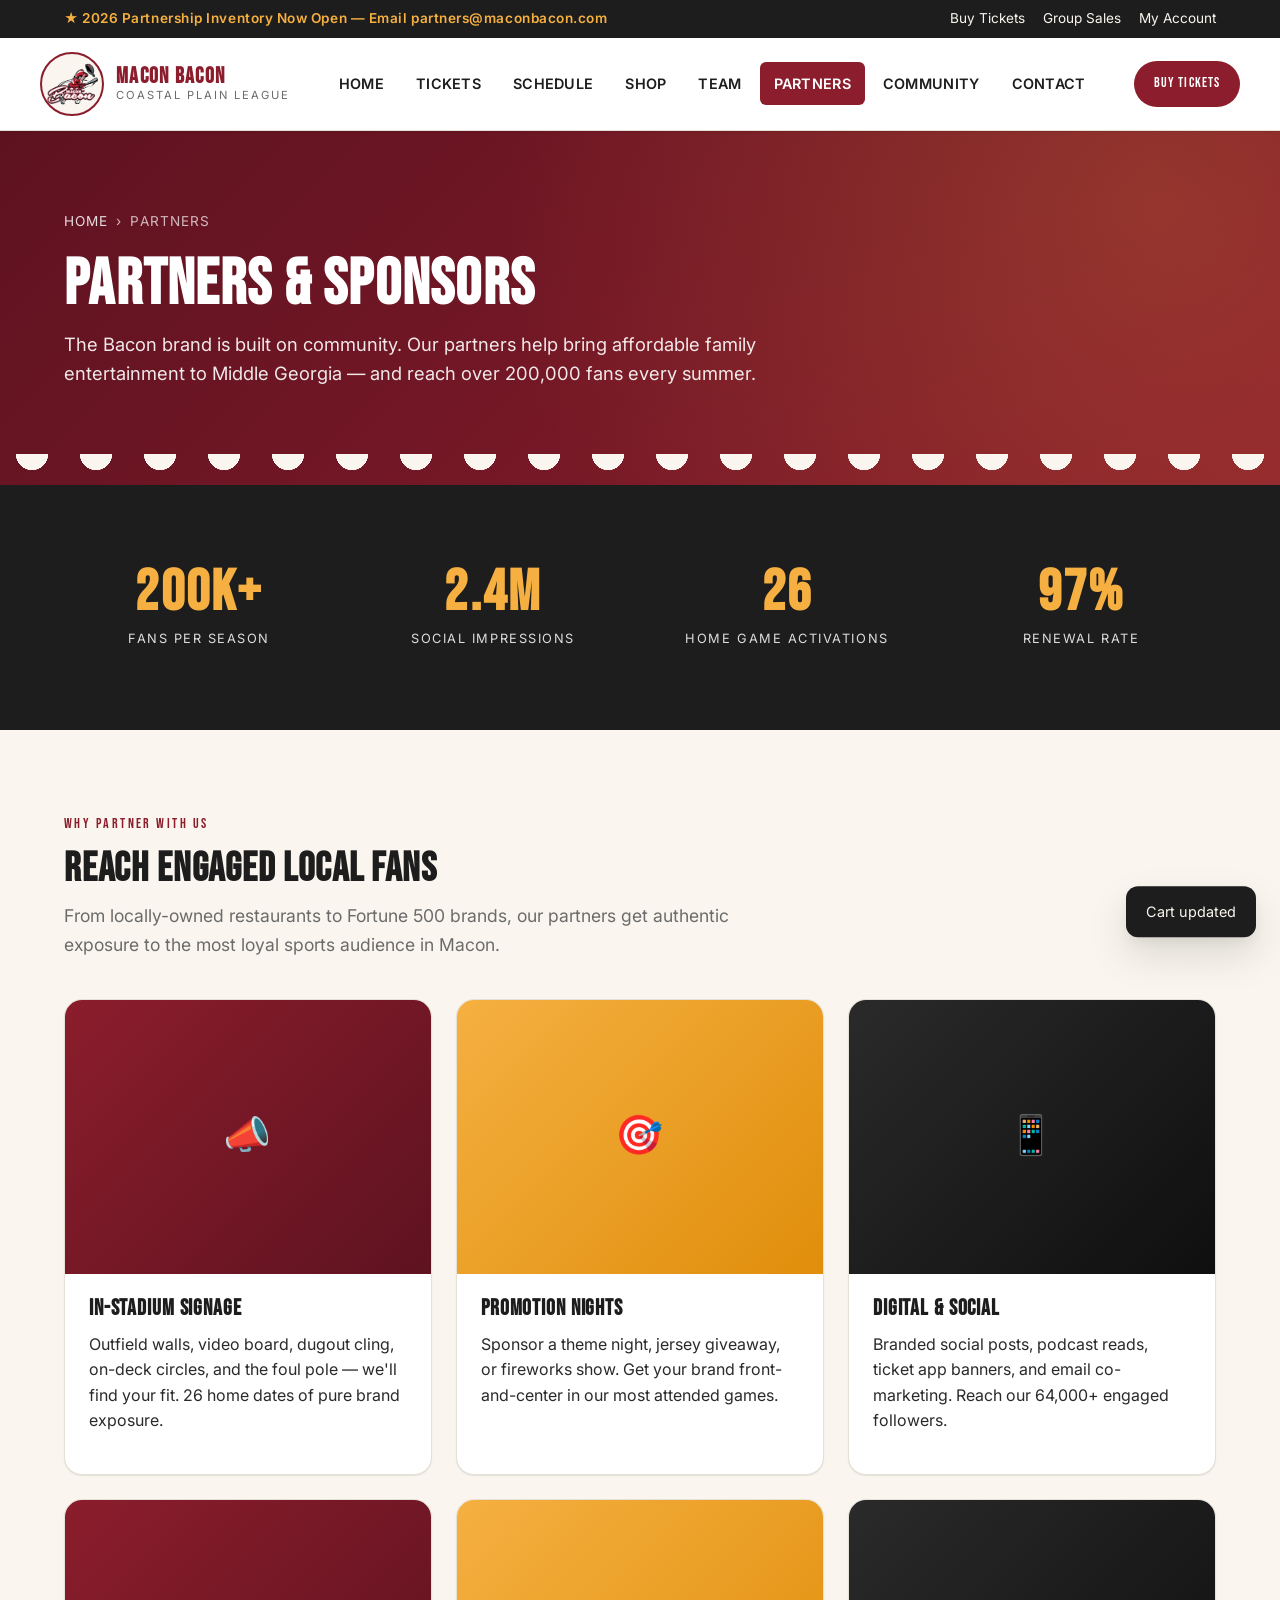
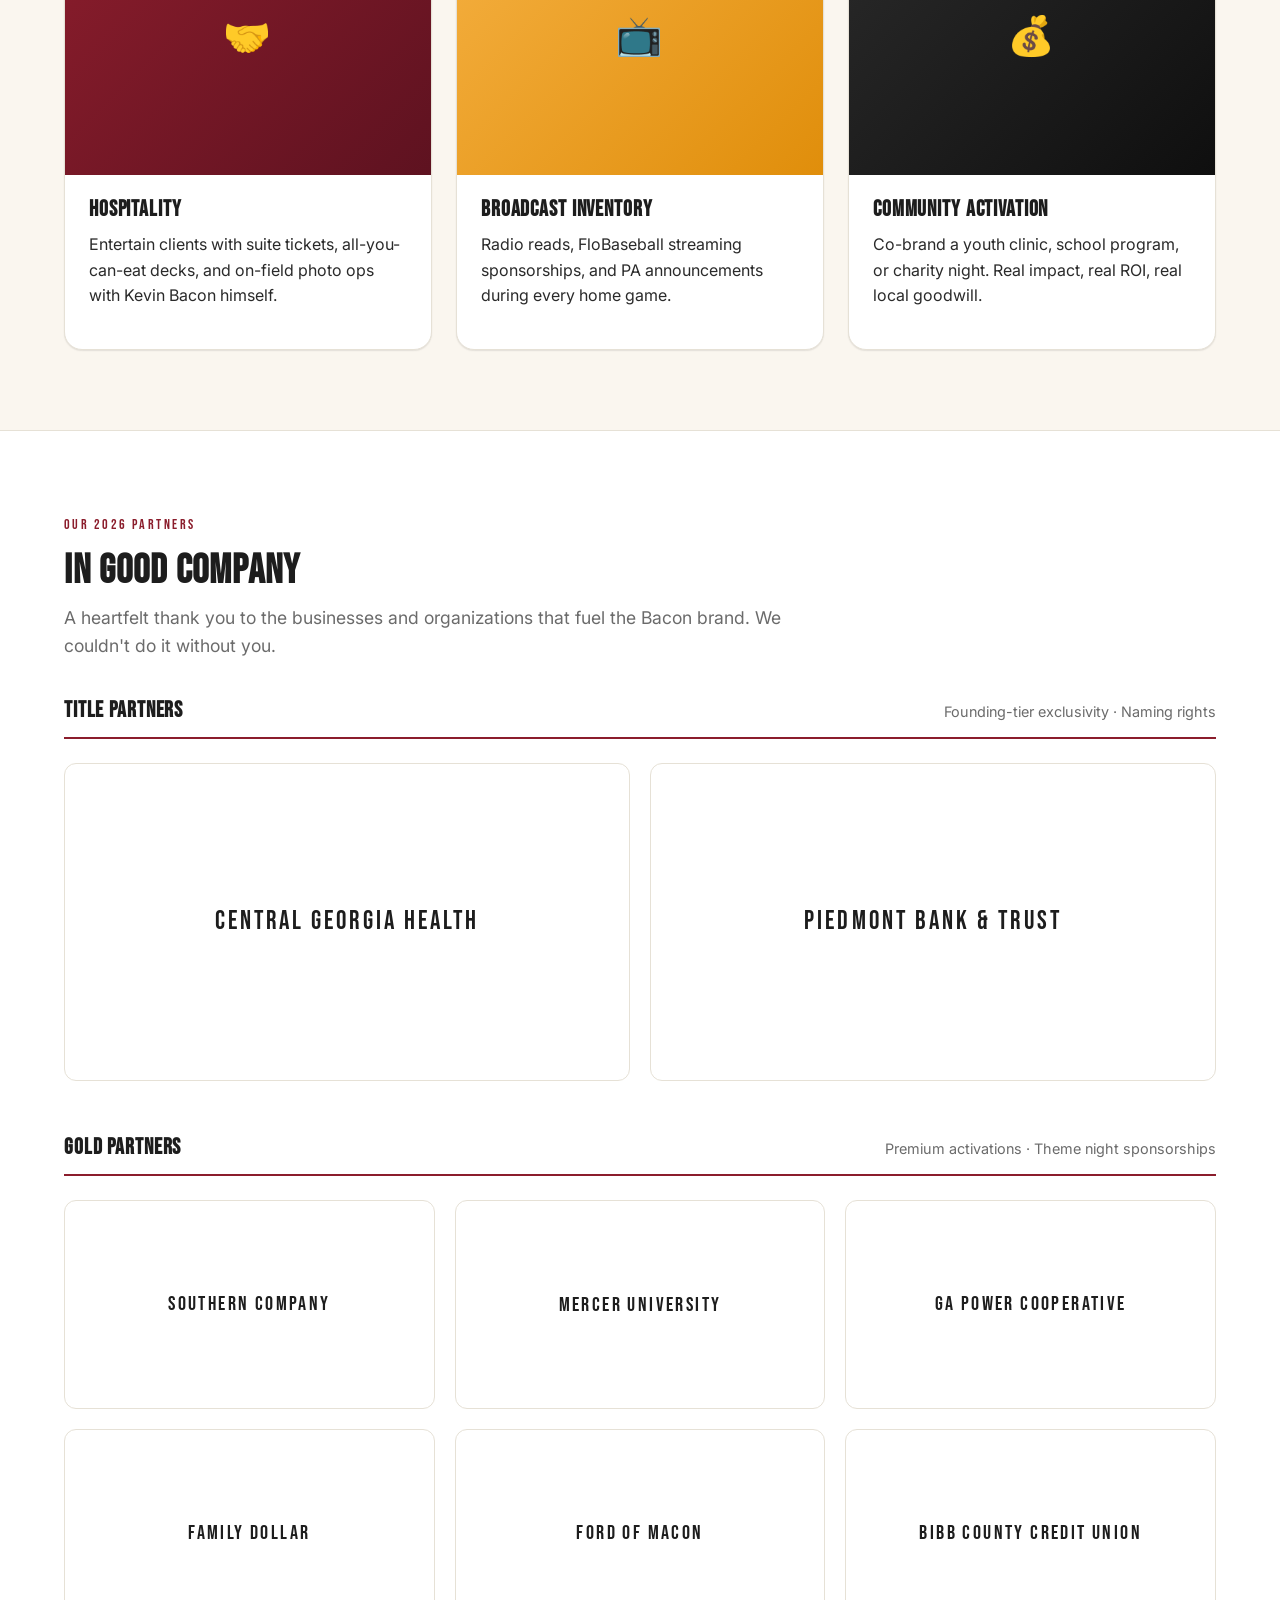
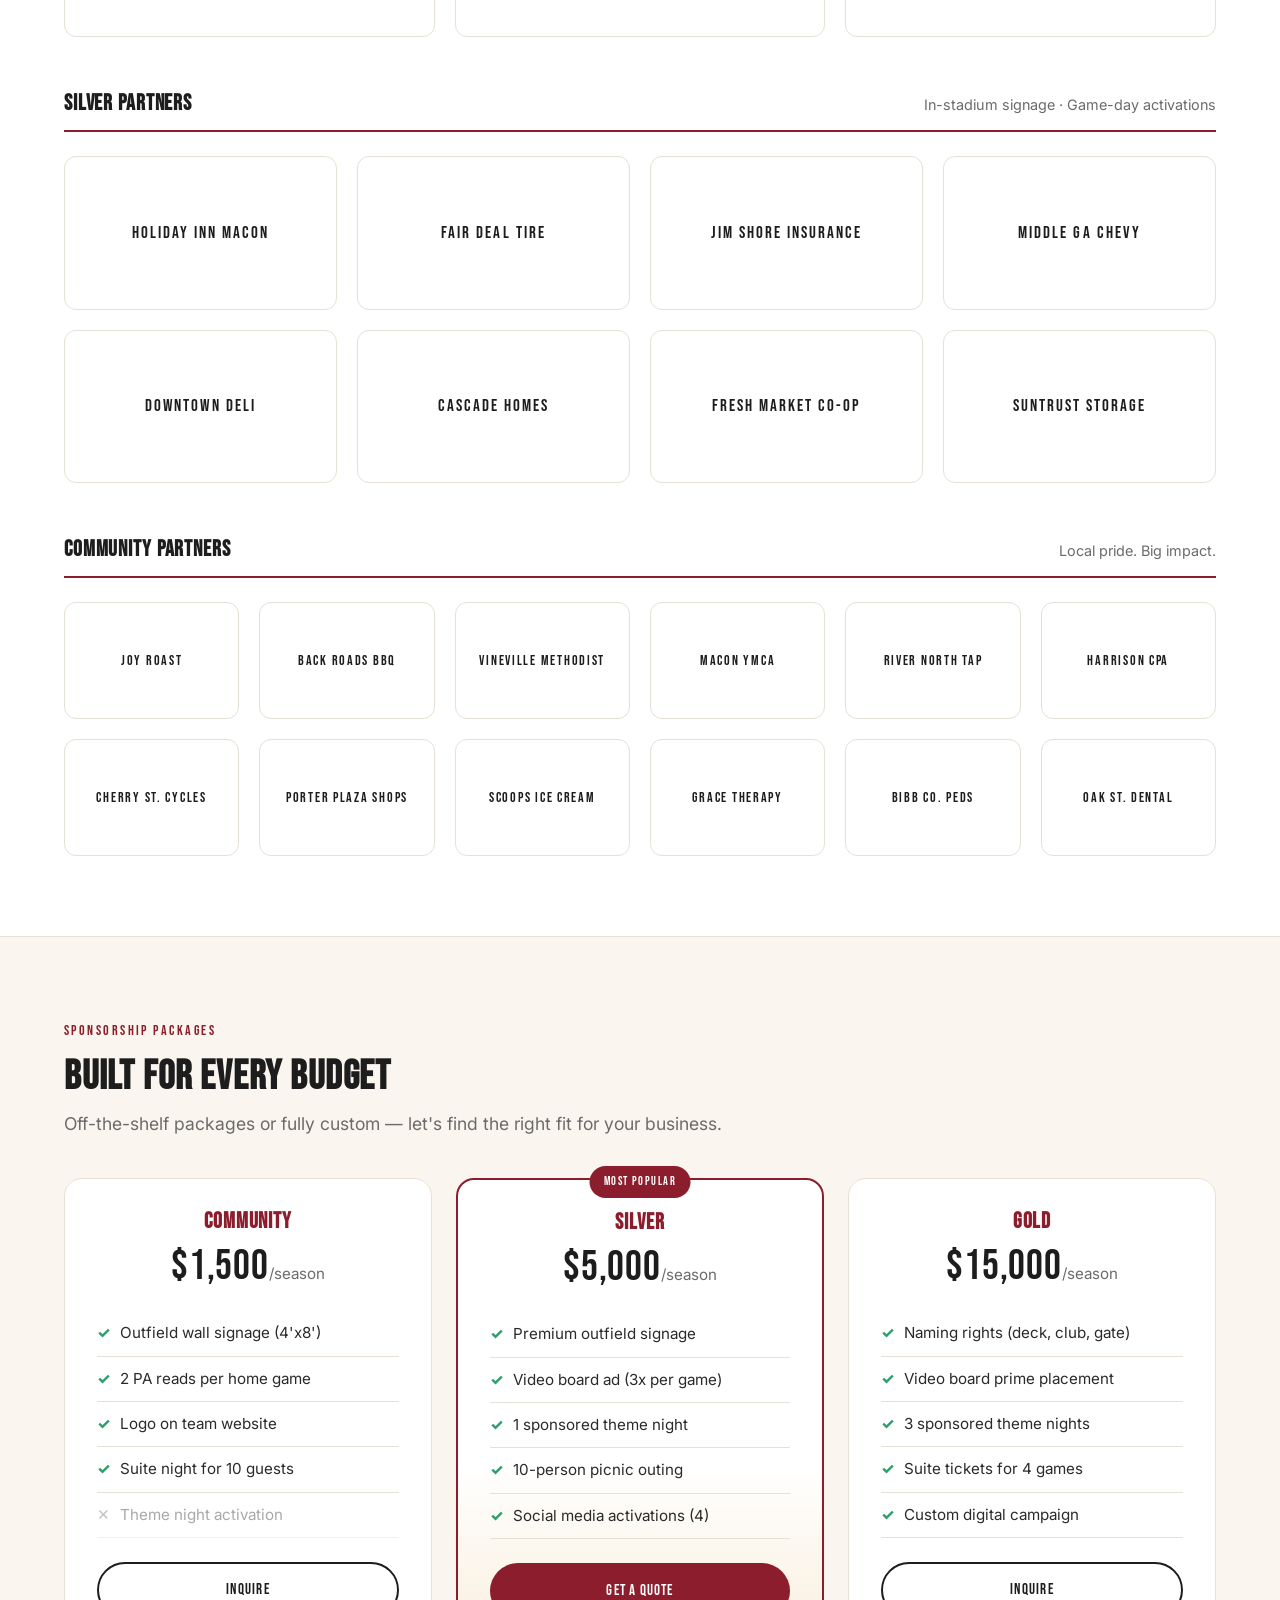
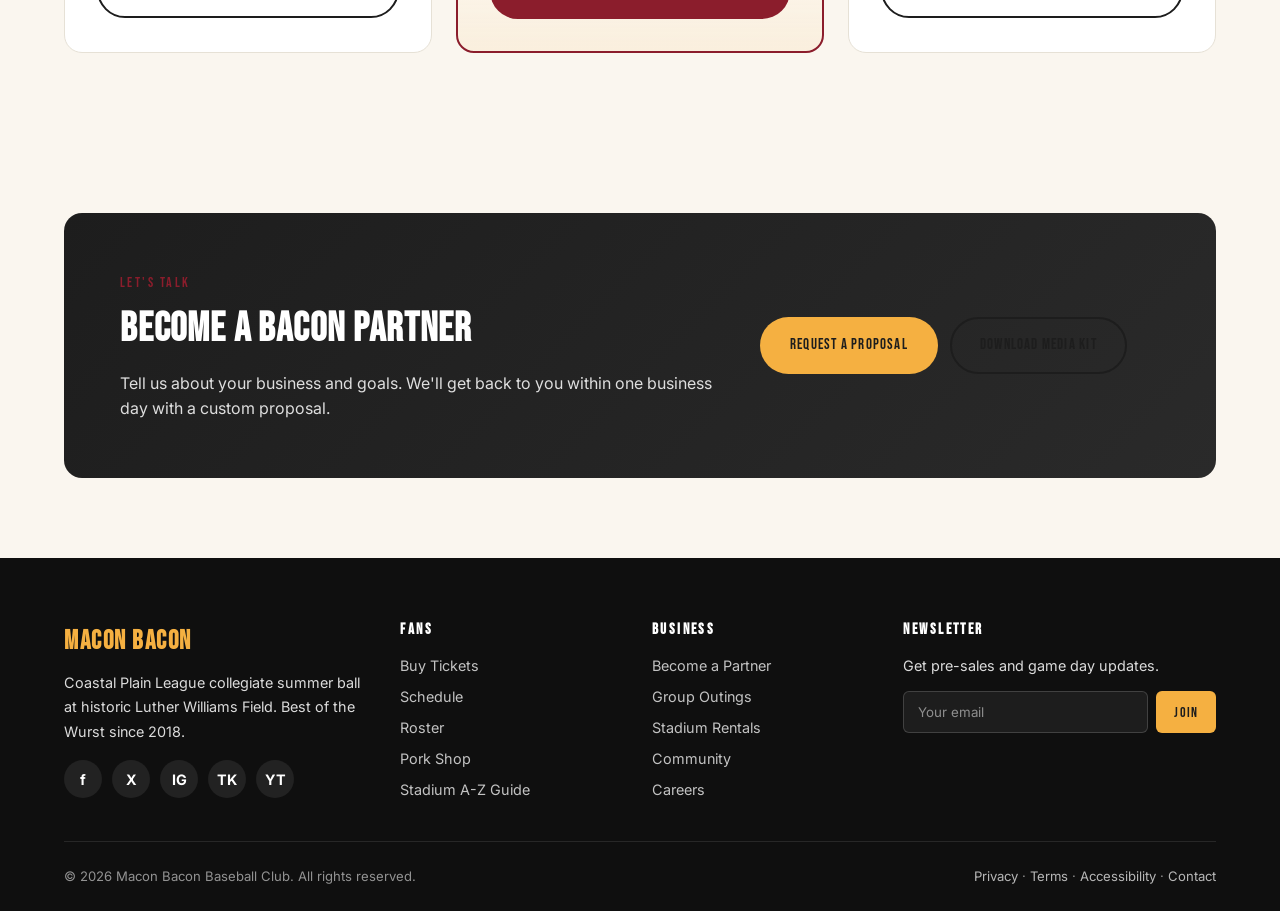
<file: sponsors.html>
<!DOCTYPE html>
<html lang="en">
<head>
  <meta charset="UTF-8" />
  <meta name="viewport" content="width=device-width, initial-scale=1.0" />
  <title>Partners &amp; Sponsors &mdash; Macon Bacon Baseball</title>
  <meta name="description" content="Partner with the Macon Bacon. Sponsorships, hospitality, signage, and digital activations at Luther Williams Field." />
  <link rel="preconnect" href="https://fonts.googleapis.com">
  <link rel="preconnect" href="https://fonts.gstatic.com" crossorigin>
  <link href="https://fonts.googleapis.com/css2?family=Bebas+Neue&family=Inter:wght@400;500;600;700;800&display=swap" rel="stylesheet">
  <link rel="stylesheet" href="css/styles.css" />
</head>
<body>
  <div class="top-bar">
    <div class="container top-bar-inner">
      <div class="top-bar-promo">★ 2026 Partnership Inventory Now Open &mdash; Email partners@maconbacon.com</div>
      <div class="top-bar-links">
        <a href="tickets.html">Buy Tickets</a>
        <a href="contact.html">Group Sales</a>
        <a href="#">My Account</a>
      </div>
    </div>
  </div>

  <header class="site-header">
    <div class="container nav">
      <a class="nav-logo" href="index.html">
        <img src="images/logo.png" alt="Macon Bacon" class="nav-logo-img" onerror="this.onerror=null;this.src='images/logo.svg';" />
        <div class="nav-logo-text"><strong>Macon Bacon</strong><span>Coastal Plain League</span></div>
      </a>
      <button class="nav-toggle" aria-label="Toggle menu"><span></span><span></span><span></span></button>
      <ul class="nav-menu">
        <li><a href="index.html">Home</a></li>
        <li><a href="tickets.html">Tickets</a></li>
        <li><a href="schedule.html">Schedule</a></li>
        <li><a href="shop.html">Shop</a></li>
        <li><a href="team.html">Team</a></li>
        <li><a href="sponsors.html">Partners</a></li>
        <li><a href="community.html">Community</a></li>
        <li><a href="contact.html">Contact</a></li>
      </ul>
      <div class="nav-actions">
        <a href="tickets.html" class="btn btn-primary btn-sm">Buy Tickets</a>
      </div>
    </div>
  </header>

  <section class="page-header">
    <div class="container">
      <div class="breadcrumbs"><a href="index.html">Home</a> &rsaquo; <span>Partners</span></div>
      <h1>Partners &amp; Sponsors</h1>
      <p>The Bacon brand is built on community. Our partners help bring affordable family entertainment to Middle Georgia &mdash; and reach over 200,000 fans every summer.</p>
    </div>
  </section>

  <!-- Reach stats -->
  <section class="section section-dark" style="margin-top: -1px;">
    <div class="container">
      <div class="stats">
        <div class="stat"><strong>200K+</strong><span>Fans Per Season</span></div>
        <div class="stat"><strong>2.4M</strong><span>Social Impressions</span></div>
        <div class="stat"><strong>26</strong><span>Home Game Activations</span></div>
        <div class="stat"><strong>97%</strong><span>Renewal Rate</span></div>
      </div>
    </div>
  </section>

  <!-- Why partner -->
  <section class="section">
    <div class="container">
      <span class="eyebrow">Why Partner With Us</span>
      <h2 class="section-title">Reach Engaged Local Fans</h2>
      <p class="section-lead">From locally-owned restaurants to Fortune 500 brands, our partners get authentic exposure to the most loyal sports audience in Macon.</p>
      <div class="grid grid-3">
        <div class="card">
          <div class="card-img hero-bg">📣</div>
          <div class="card-body">
            <h3>In-Stadium Signage</h3>
            <p>Outfield walls, video board, dugout cling, on-deck circles, and the foul pole &mdash; we'll find your fit. 26 home dates of pure brand exposure.</p>
          </div>
        </div>
        <div class="card">
          <div class="card-img gold-bg">🎯</div>
          <div class="card-body">
            <h3>Promotion Nights</h3>
            <p>Sponsor a theme night, jersey giveaway, or fireworks show. Get your brand front-and-center in our most attended games.</p>
          </div>
        </div>
        <div class="card">
          <div class="card-img dark-bg">📱</div>
          <div class="card-body">
            <h3>Digital &amp; Social</h3>
            <p>Branded social posts, podcast reads, ticket app banners, and email co-marketing. Reach our 64,000+ engaged followers.</p>
          </div>
        </div>
        <div class="card">
          <div class="card-img hero-bg">🤝</div>
          <div class="card-body">
            <h3>Hospitality</h3>
            <p>Entertain clients with suite tickets, all-you-can-eat decks, and on-field photo ops with Kevin Bacon himself.</p>
          </div>
        </div>
        <div class="card">
          <div class="card-img gold-bg">📺</div>
          <div class="card-body">
            <h3>Broadcast Inventory</h3>
            <p>Radio reads, FloBaseball streaming sponsorships, and PA announcements during every home game.</p>
          </div>
        </div>
        <div class="card">
          <div class="card-img dark-bg">💰</div>
          <div class="card-body">
            <h3>Community Activation</h3>
            <p>Co-brand a youth clinic, school program, or charity night. Real impact, real ROI, real local goodwill.</p>
          </div>
        </div>
      </div>
    </div>
  </section>

  <!-- Current partners -->
  <section class="section" style="background: var(--color-white); border-top: 1px solid var(--color-line); border-bottom: 1px solid var(--color-line);">
    <div class="container">
      <span class="eyebrow">Our 2026 Partners</span>
      <h2 class="section-title">In Good Company</h2>
      <p class="section-lead">A heartfelt thank you to the businesses and organizations that fuel the Bacon brand. We couldn't do it without you.</p>

      <!-- Title sponsors -->
      <div class="sponsor-tier">
        <div class="sponsor-tier-header">
          <h3>Title Partners</h3>
          <span>Founding-tier exclusivity &middot; Naming rights</span>
        </div>
        <div class="sponsor-grid tier-title">
          <div class="sponsor">CENTRAL GEORGIA HEALTH</div>
          <div class="sponsor">PIEDMONT BANK &amp; TRUST</div>
        </div>
      </div>

      <!-- Gold -->
      <div class="sponsor-tier">
        <div class="sponsor-tier-header">
          <h3>Gold Partners</h3>
          <span>Premium activations &middot; Theme night sponsorships</span>
        </div>
        <div class="sponsor-grid tier-gold">
          <div class="sponsor">SOUTHERN COMPANY</div>
          <div class="sponsor">MERCER UNIVERSITY</div>
          <div class="sponsor">GA POWER COOPERATIVE</div>
          <div class="sponsor">FAMILY DOLLAR</div>
          <div class="sponsor">FORD OF MACON</div>
          <div class="sponsor">BIBB COUNTY CREDIT UNION</div>
        </div>
      </div>

      <!-- Silver -->
      <div class="sponsor-tier">
        <div class="sponsor-tier-header">
          <h3>Silver Partners</h3>
          <span>In-stadium signage &middot; Game-day activations</span>
        </div>
        <div class="sponsor-grid tier-silver">
          <div class="sponsor">HOLIDAY INN MACON</div>
          <div class="sponsor">FAIR DEAL TIRE</div>
          <div class="sponsor">JIM SHORE INSURANCE</div>
          <div class="sponsor">MIDDLE GA CHEVY</div>
          <div class="sponsor">DOWNTOWN DELI</div>
          <div class="sponsor">CASCADE HOMES</div>
          <div class="sponsor">FRESH MARKET CO-OP</div>
          <div class="sponsor">SUNTRUST STORAGE</div>
        </div>
      </div>

      <!-- Community -->
      <div class="sponsor-tier" style="margin-bottom: 0;">
        <div class="sponsor-tier-header">
          <h3>Community Partners</h3>
          <span>Local pride. Big impact.</span>
        </div>
        <div class="sponsor-grid tier-community">
          <div class="sponsor">JOY ROAST</div>
          <div class="sponsor">BACK ROADS BBQ</div>
          <div class="sponsor">VINEVILLE METHODIST</div>
          <div class="sponsor">MACON YMCA</div>
          <div class="sponsor">RIVER NORTH TAP</div>
          <div class="sponsor">HARRISON CPA</div>
          <div class="sponsor">CHERRY ST. CYCLES</div>
          <div class="sponsor">PORTER PLAZA SHOPS</div>
          <div class="sponsor">SCOOPS ICE CREAM</div>
          <div class="sponsor">GRACE THERAPY</div>
          <div class="sponsor">BIBB CO. PEDS</div>
          <div class="sponsor">OAK ST. DENTAL</div>
        </div>
      </div>
    </div>
  </section>

  <!-- Packages -->
  <section class="section">
    <div class="container">
      <span class="eyebrow">Sponsorship Packages</span>
      <h2 class="section-title">Built for Every Budget</h2>
      <p class="section-lead">Off-the-shelf packages or fully custom &mdash; let's find the right fit for your business.</p>
      <div class="ticket-tiers">
        <div class="ticket-tier">
          <h3>Community</h3>
          <div class="ticket-price" style="font-size: 2.6rem;">$1,500<small>/season</small></div>
          <ul class="ticket-features">
            <li>Outfield wall signage (4'x8')</li>
            <li>2 PA reads per home game</li>
            <li>Logo on team website</li>
            <li>Suite night for 10 guests</li>
            <li class="disabled">Theme night activation</li>
          </ul>
          <a href="contact.html" class="btn btn-outline btn-block">Inquire</a>
        </div>
        <div class="ticket-tier is-popular">
          <h3>Silver</h3>
          <div class="ticket-price" style="font-size: 2.6rem;">$5,000<small>/season</small></div>
          <ul class="ticket-features">
            <li>Premium outfield signage</li>
            <li>Video board ad (3x per game)</li>
            <li>1 sponsored theme night</li>
            <li>10-person picnic outing</li>
            <li>Social media activations (4)</li>
          </ul>
          <a href="contact.html" class="btn btn-primary btn-block">Get a Quote</a>
        </div>
        <div class="ticket-tier">
          <h3>Gold</h3>
          <div class="ticket-price" style="font-size: 2.6rem;">$15,000<small>/season</small></div>
          <ul class="ticket-features">
            <li>Naming rights (deck, club, gate)</li>
            <li>Video board prime placement</li>
            <li>3 sponsored theme nights</li>
            <li>Suite tickets for 4 games</li>
            <li>Custom digital campaign</li>
          </ul>
          <a href="contact.html" class="btn btn-outline btn-block">Inquire</a>
        </div>
      </div>
    </div>
  </section>

  <!-- CTA -->
  <section class="section">
    <div class="container">
      <div class="sponsor-cta">
        <div>
          <span class="eyebrow">Let's Talk</span>
          <h2>Become a Bacon Partner</h2>
          <p>Tell us about your business and goals. We'll get back to you within one business day with a custom proposal.</p>
        </div>
        <div class="actions">
          <a href="contact.html" class="btn btn-sizzle">Request a Proposal</a>
          <a href="#" class="btn btn-outline">Download Media Kit</a>
        </div>
      </div>
    </div>
  </section>

  <footer class="site-footer footer">
    <div class="container">
      <div class="footer-grid">
        <div class="footer-brand">
          <strong>MACON BACON</strong>
          <p>Coastal Plain League collegiate summer ball at historic Luther Williams Field. Best of the Wurst since 2018.</p>
          <div class="socials">
            <a class="social-btn" href="#">f</a><a class="social-btn" href="#">X</a><a class="social-btn" href="#">IG</a><a class="social-btn" href="#">TK</a><a class="social-btn" href="#">YT</a>
          </div>
        </div>
        <div>
          <h4>Fans</h4>
          <ul class="footer-links">
            <li><a href="tickets.html">Buy Tickets</a></li>
            <li><a href="schedule.html">Schedule</a></li>
            <li><a href="team.html">Roster</a></li>
            <li><a href="shop.html">Pork Shop</a></li>
            <li><a href="#">Stadium A-Z Guide</a></li>
          </ul>
        </div>
        <div>
          <h4>Business</h4>
          <ul class="footer-links">
            <li><a href="sponsors.html">Become a Partner</a></li>
            <li><a href="contact.html">Group Outings</a></li>
            <li><a href="contact.html">Stadium Rentals</a></li>
            <li><a href="community.html">Community</a></li>
            <li><a href="#">Careers</a></li>
          </ul>
        </div>
        <div>
          <h4>Newsletter</h4>
          <p style="font-size: 0.9rem;">Get pre-sales and game day updates.</p>
          <form class="newsletter" data-demo-form>
            <input type="email" placeholder="Your email" required />
            <button type="submit">Join</button>
          </form>
          <div class="form-success" style="margin-top: 10px;">Subscribed!</div>
        </div>
      </div>
      <div class="footer-bottom">
        <div>&copy; 2026 Macon Bacon Baseball Club. All rights reserved.</div>
        <div><a href="#">Privacy</a> &middot; <a href="#">Terms</a> &middot; <a href="#">Accessibility</a> &middot; <a href="contact.html">Contact</a></div>
      </div>
    </div>
  </footer>

  <div class="cart-toast" data-cart-toast>Cart updated</div>
  <script src="js/main.js"></script>
</body>
</html>
</file>
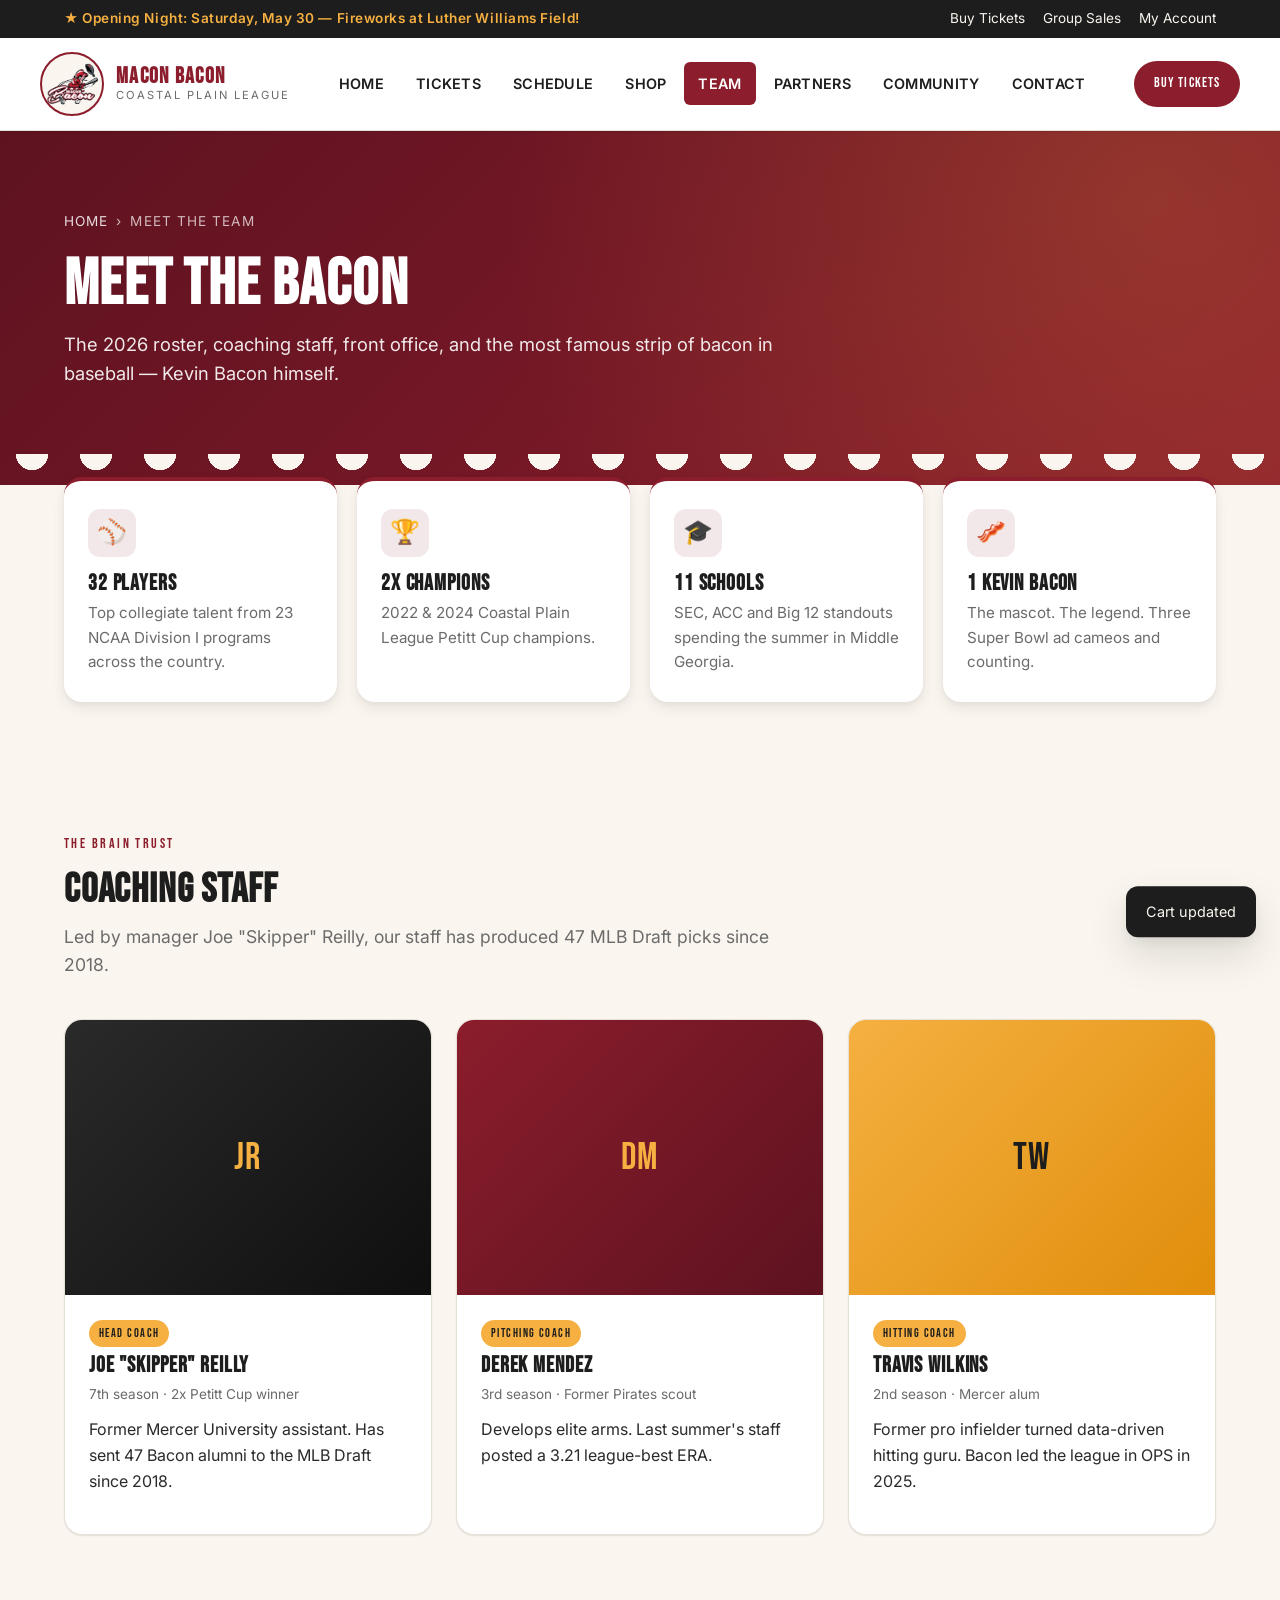
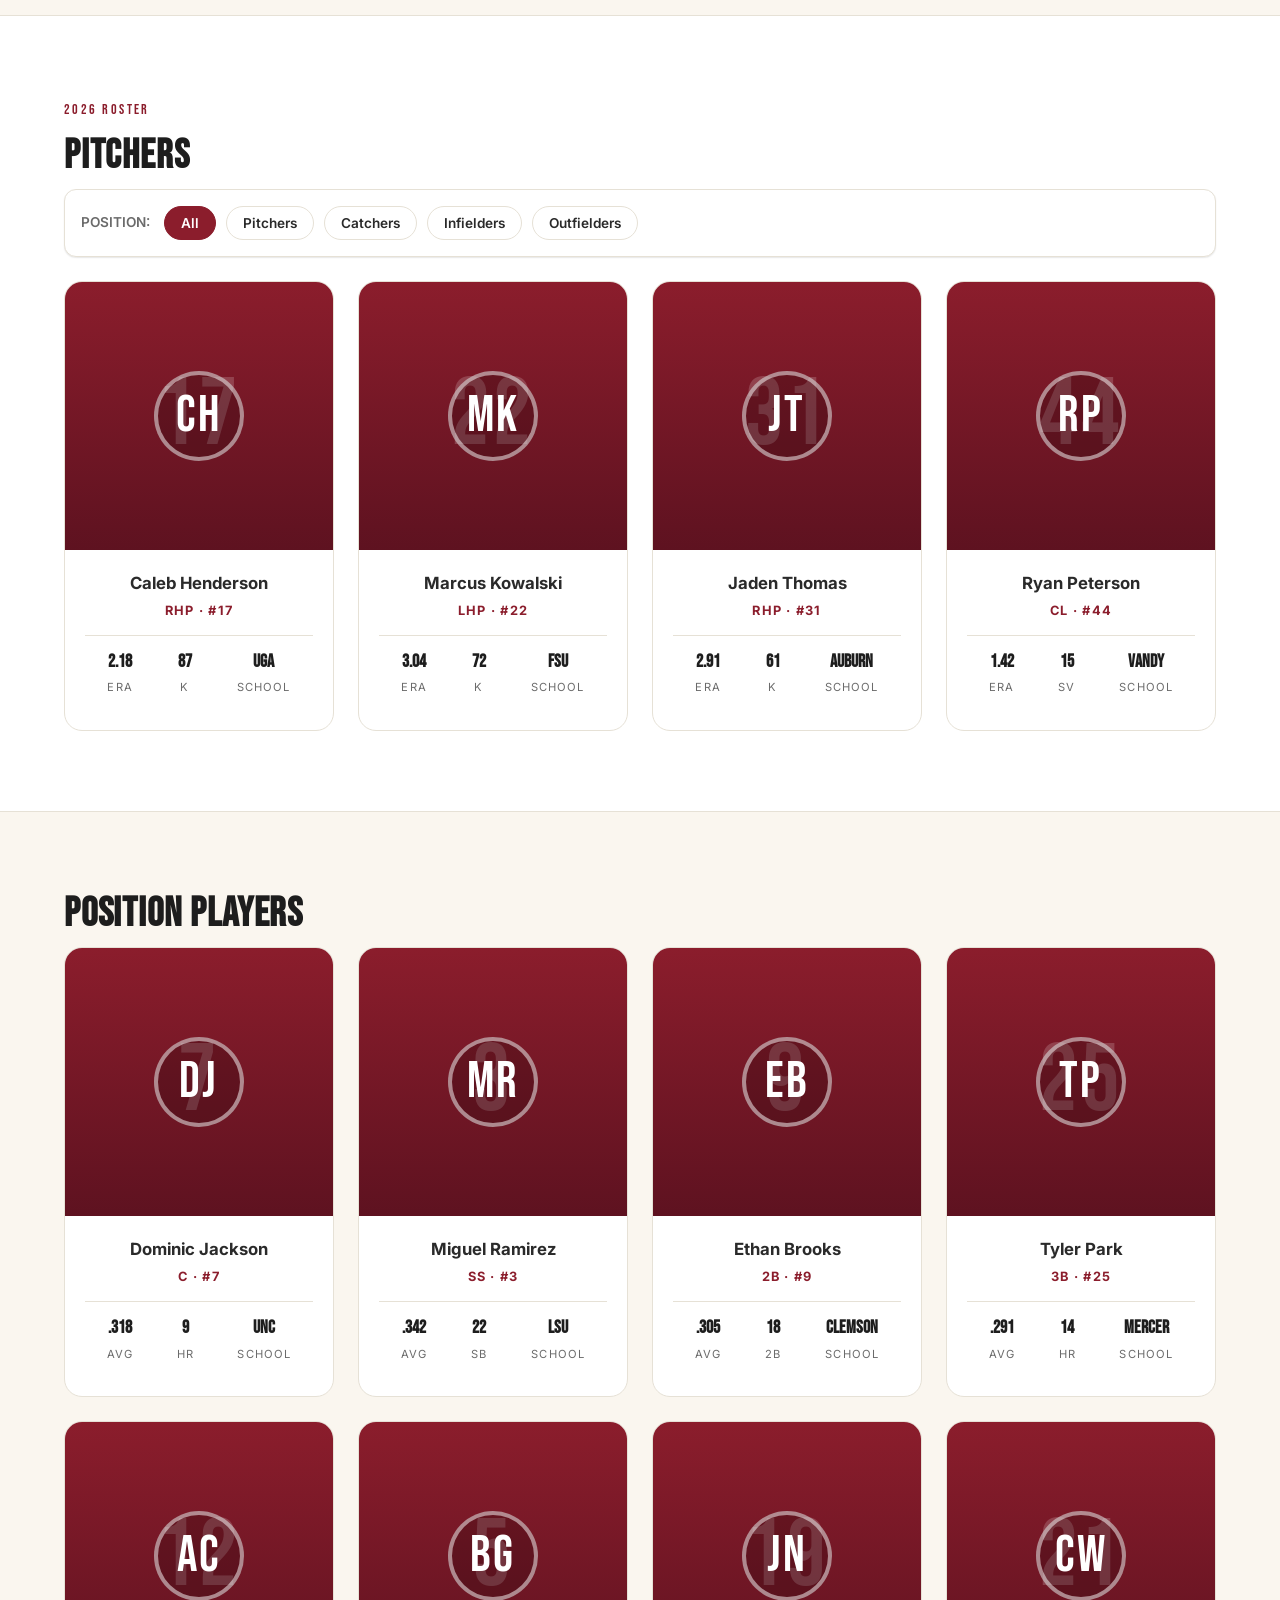
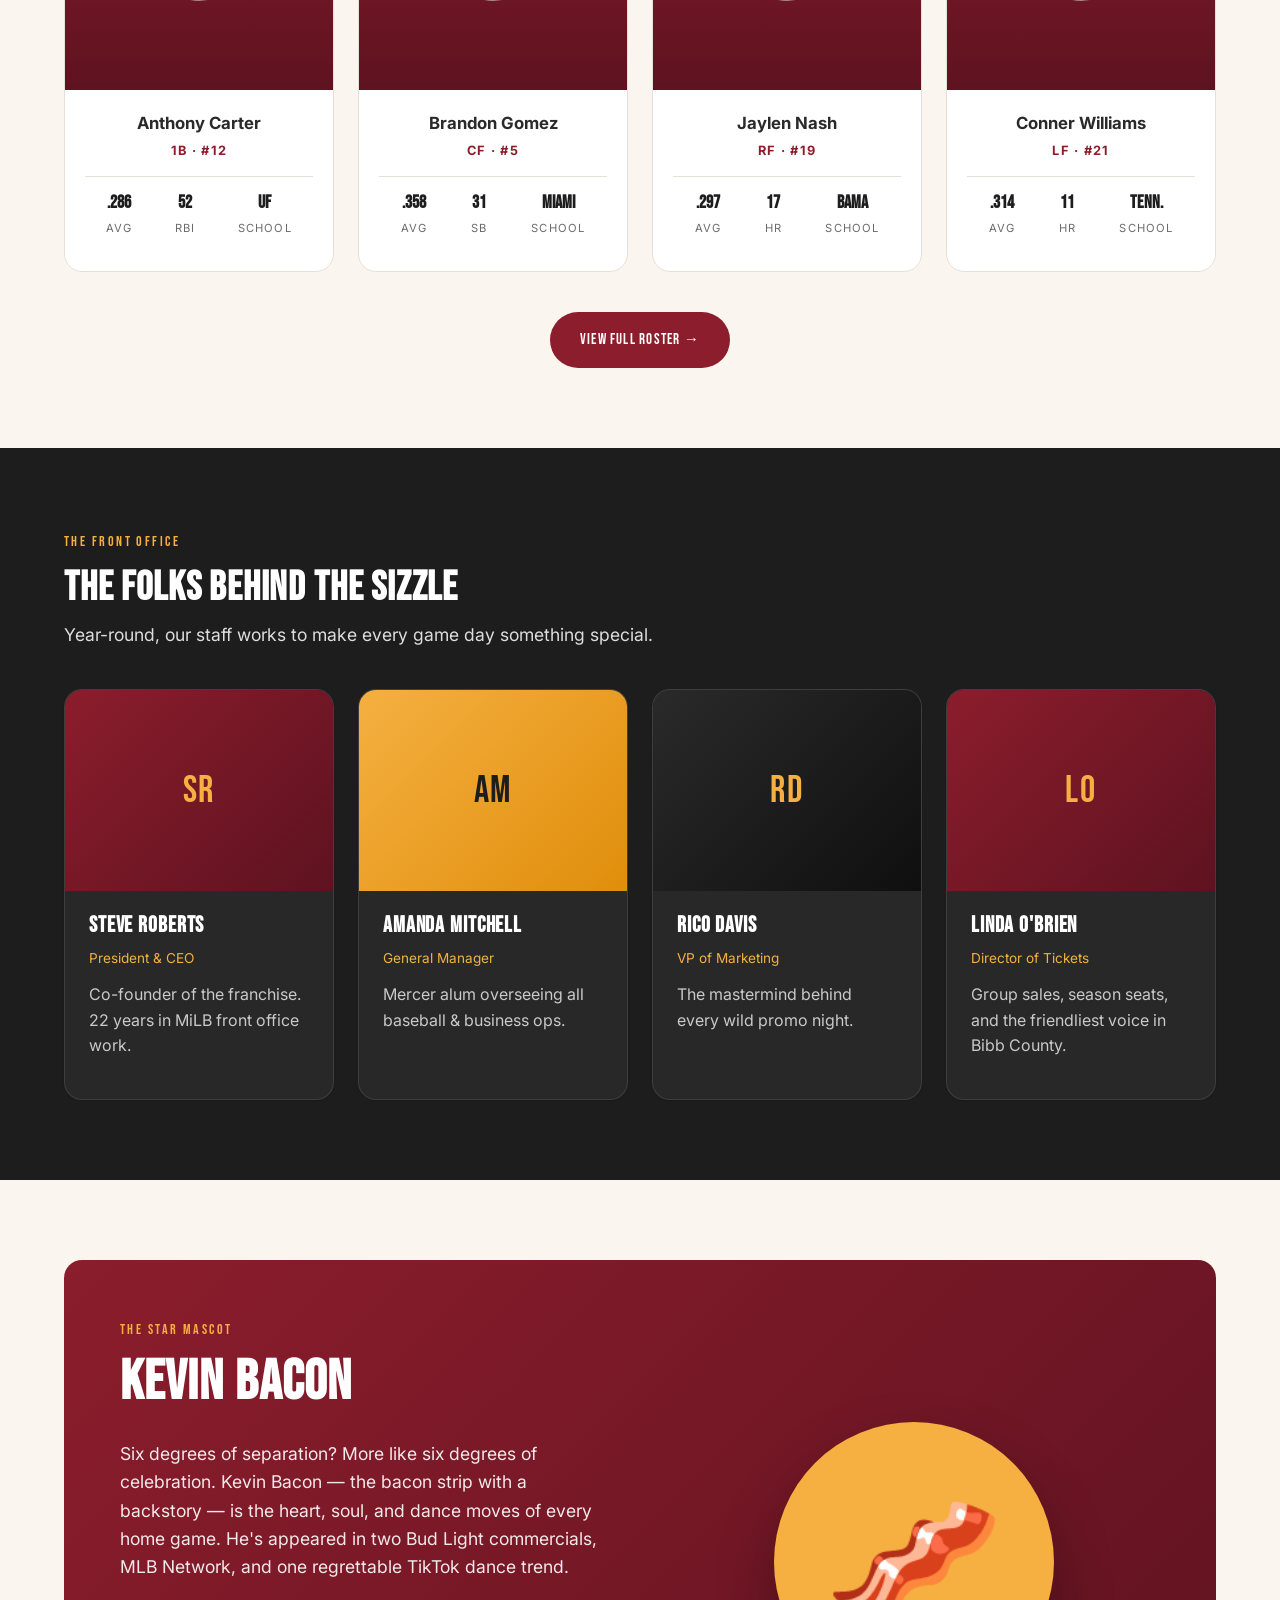
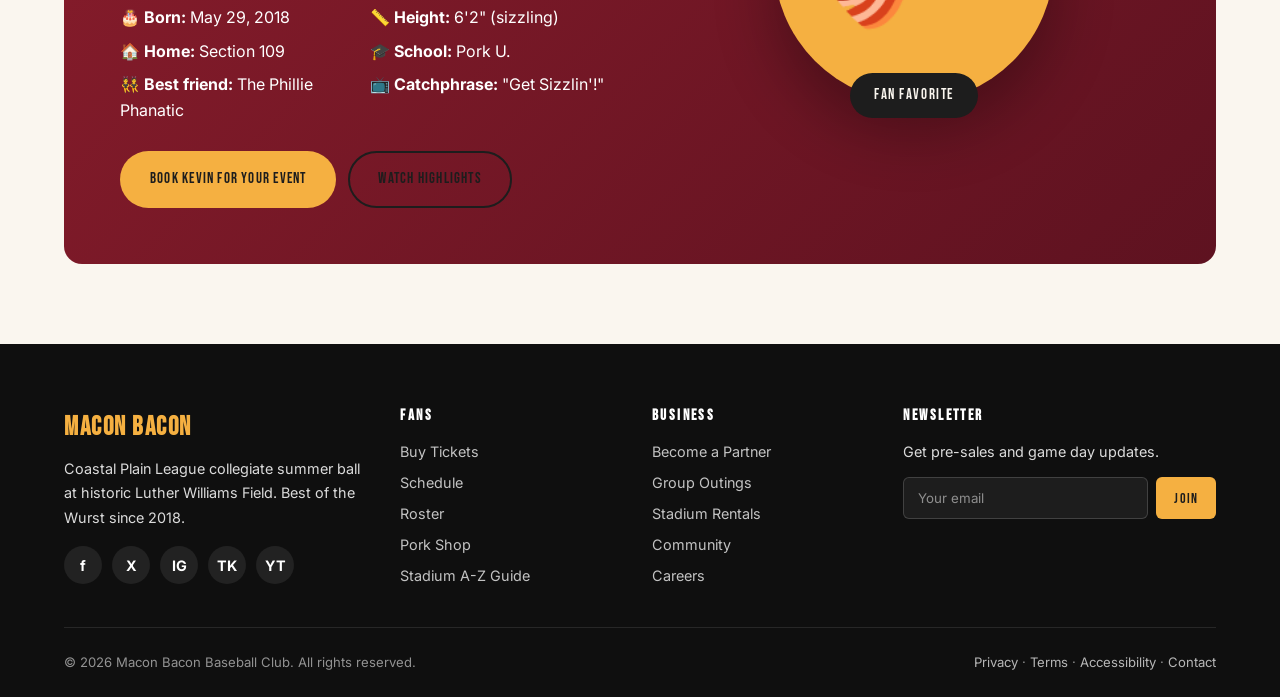
<file: team.html>
<!DOCTYPE html>
<html lang="en">
<head>
  <meta charset="UTF-8" />
  <meta name="viewport" content="width=device-width, initial-scale=1.0" />
  <title>Meet the Team &mdash; Macon Bacon Baseball</title>
  <meta name="description" content="The 2026 Macon Bacon roster, coaching staff, front office, and our world-famous mascot Kevin Bacon." />
  <link rel="preconnect" href="https://fonts.googleapis.com">
  <link rel="preconnect" href="https://fonts.gstatic.com" crossorigin>
  <link href="https://fonts.googleapis.com/css2?family=Bebas+Neue&family=Inter:wght@400;500;600;700;800&display=swap" rel="stylesheet">
  <link rel="stylesheet" href="css/styles.css" />
</head>
<body>
  <div class="top-bar">
    <div class="container top-bar-inner">
      <div class="top-bar-promo">★ Opening Night: Saturday, May 30 — Fireworks at Luther Williams Field!</div>
      <div class="top-bar-links">
        <a href="tickets.html">Buy Tickets</a>
        <a href="contact.html">Group Sales</a>
        <a href="#">My Account</a>
      </div>
    </div>
  </div>

  <header class="site-header">
    <div class="container nav">
      <a class="nav-logo" href="index.html">
        <img src="images/logo.png" alt="Macon Bacon" class="nav-logo-img" onerror="this.onerror=null;this.src='images/logo.svg';" />
        <div class="nav-logo-text"><strong>Macon Bacon</strong><span>Coastal Plain League</span></div>
      </a>
      <button class="nav-toggle" aria-label="Toggle menu"><span></span><span></span><span></span></button>
      <ul class="nav-menu">
        <li><a href="index.html">Home</a></li>
        <li><a href="tickets.html">Tickets</a></li>
        <li><a href="schedule.html">Schedule</a></li>
        <li><a href="shop.html">Shop</a></li>
        <li><a href="team.html">Team</a></li>
        <li><a href="sponsors.html">Partners</a></li>
        <li><a href="community.html">Community</a></li>
        <li><a href="contact.html">Contact</a></li>
      </ul>
      <div class="nav-actions">
        <a href="tickets.html" class="btn btn-primary btn-sm">Buy Tickets</a>
      </div>
    </div>
  </header>

  <section class="page-header">
    <div class="container">
      <div class="breadcrumbs"><a href="index.html">Home</a> &rsaquo; <span>Meet the Team</span></div>
      <h1>Meet the Bacon</h1>
      <p>The 2026 roster, coaching staff, front office, and the most famous strip of bacon in baseball &mdash; Kevin Bacon himself.</p>
    </div>
  </section>

  <!-- Quick stats -->
  <section class="section-tight">
    <div class="container">
      <div class="features" style="margin-top: -56px;">
        <div class="feature">
          <div class="feature-icon">⚾</div>
          <h3>32 Players</h3>
          <p>Top collegiate talent from 23 NCAA Division I programs across the country.</p>
        </div>
        <div class="feature">
          <div class="feature-icon">🏆</div>
          <h3>2x Champions</h3>
          <p>2022 &amp; 2024 Coastal Plain League Petitt Cup champions.</p>
        </div>
        <div class="feature">
          <div class="feature-icon">🎓</div>
          <h3>11 Schools</h3>
          <p>SEC, ACC and Big 12 standouts spending the summer in Middle Georgia.</p>
        </div>
        <div class="feature">
          <div class="feature-icon">🥓</div>
          <h3>1 Kevin Bacon</h3>
          <p>The mascot. The legend. Three Super Bowl ad cameos and counting.</p>
        </div>
      </div>
    </div>
  </section>

  <!-- Coaching Staff -->
  <section class="section">
    <div class="container">
      <span class="eyebrow">The Brain Trust</span>
      <h2 class="section-title">Coaching Staff</h2>
      <p class="section-lead">Led by manager Joe "Skipper" Reilly, our staff has produced 47 MLB Draft picks since 2018.</p>
      <div class="grid grid-3">
        <div class="card">
          <div class="card-img dark-bg">JR</div>
          <div class="card-body">
            <span class="card-tag">Head Coach</span>
            <h3 class="card-title">Joe "Skipper" Reilly</h3>
            <div class="card-meta">7th season &middot; 2x Petitt Cup winner</div>
            <p>Former Mercer University assistant. Has sent 47 Bacon alumni to the MLB Draft since 2018.</p>
          </div>
        </div>
        <div class="card">
          <div class="card-img hero-bg">DM</div>
          <div class="card-body">
            <span class="card-tag">Pitching Coach</span>
            <h3 class="card-title">Derek Mendez</h3>
            <div class="card-meta">3rd season &middot; Former Pirates scout</div>
            <p>Develops elite arms. Last summer's staff posted a 3.21 league-best ERA.</p>
          </div>
        </div>
        <div class="card">
          <div class="card-img gold-bg">TW</div>
          <div class="card-body">
            <span class="card-tag">Hitting Coach</span>
            <h3 class="card-title">Travis Wilkins</h3>
            <div class="card-meta">2nd season &middot; Mercer alum</div>
            <p>Former pro infielder turned data-driven hitting guru. Bacon led the league in OPS in 2025.</p>
          </div>
        </div>
      </div>
    </div>
  </section>

  <!-- Roster - Pitchers -->
  <section class="section" style="background: var(--color-white); border-top: 1px solid var(--color-line); border-bottom: 1px solid var(--color-line);">
    <div class="container">
      <span class="eyebrow">2026 Roster</span>
      <h2 class="section-title">Pitchers</h2>
      <div class="filter-bar" style="margin-bottom: 24px;">
        <span class="filter-label">POSITION:</span>
        <button class="filter-pill is-active">All</button>
        <button class="filter-pill">Pitchers</button>
        <button class="filter-pill">Catchers</button>
        <button class="filter-pill">Infielders</button>
        <button class="filter-pill">Outfielders</button>
      </div>
      <div class="roster-grid">
        <div class="player">
          <div class="player-photo">
            <div class="number">17</div>
            <div class="initials">CH</div>
          </div>
          <div class="player-body">
            <div class="player-name">Caleb Henderson</div>
            <div class="player-pos">RHP &middot; #17</div>
            <div class="player-stats">
              <div><strong>2.18</strong><span>ERA</span></div>
              <div><strong>87</strong><span>K</span></div>
              <div><strong>UGA</strong><span>School</span></div>
            </div>
          </div>
        </div>
        <div class="player">
          <div class="player-photo">
            <div class="number">22</div>
            <div class="initials">MK</div>
          </div>
          <div class="player-body">
            <div class="player-name">Marcus Kowalski</div>
            <div class="player-pos">LHP &middot; #22</div>
            <div class="player-stats">
              <div><strong>3.04</strong><span>ERA</span></div>
              <div><strong>72</strong><span>K</span></div>
              <div><strong>FSU</strong><span>School</span></div>
            </div>
          </div>
        </div>
        <div class="player">
          <div class="player-photo">
            <div class="number">31</div>
            <div class="initials">JT</div>
          </div>
          <div class="player-body">
            <div class="player-name">Jaden Thomas</div>
            <div class="player-pos">RHP &middot; #31</div>
            <div class="player-stats">
              <div><strong>2.91</strong><span>ERA</span></div>
              <div><strong>61</strong><span>K</span></div>
              <div><strong>Auburn</strong><span>School</span></div>
            </div>
          </div>
        </div>
        <div class="player">
          <div class="player-photo">
            <div class="number">44</div>
            <div class="initials">RP</div>
          </div>
          <div class="player-body">
            <div class="player-name">Ryan Peterson</div>
            <div class="player-pos">CL &middot; #44</div>
            <div class="player-stats">
              <div><strong>1.42</strong><span>ERA</span></div>
              <div><strong>15</strong><span>SV</span></div>
              <div><strong>Vandy</strong><span>School</span></div>
            </div>
          </div>
        </div>
      </div>
    </div>
  </section>

  <!-- Roster - Position players -->
  <section class="section">
    <div class="container">
      <h2 class="section-title">Position Players</h2>
      <div class="roster-grid">
        <div class="player">
          <div class="player-photo">
            <div class="number">7</div>
            <div class="initials">DJ</div>
          </div>
          <div class="player-body">
            <div class="player-name">Dominic Jackson</div>
            <div class="player-pos">C &middot; #7</div>
            <div class="player-stats">
              <div><strong>.318</strong><span>AVG</span></div>
              <div><strong>9</strong><span>HR</span></div>
              <div><strong>UNC</strong><span>School</span></div>
            </div>
          </div>
        </div>
        <div class="player">
          <div class="player-photo">
            <div class="number">3</div>
            <div class="initials">MR</div>
          </div>
          <div class="player-body">
            <div class="player-name">Miguel Ramirez</div>
            <div class="player-pos">SS &middot; #3</div>
            <div class="player-stats">
              <div><strong>.342</strong><span>AVG</span></div>
              <div><strong>22</strong><span>SB</span></div>
              <div><strong>LSU</strong><span>School</span></div>
            </div>
          </div>
        </div>
        <div class="player">
          <div class="player-photo">
            <div class="number">9</div>
            <div class="initials">EB</div>
          </div>
          <div class="player-body">
            <div class="player-name">Ethan Brooks</div>
            <div class="player-pos">2B &middot; #9</div>
            <div class="player-stats">
              <div><strong>.305</strong><span>AVG</span></div>
              <div><strong>18</strong><span>2B</span></div>
              <div><strong>Clemson</strong><span>School</span></div>
            </div>
          </div>
        </div>
        <div class="player">
          <div class="player-photo">
            <div class="number">25</div>
            <div class="initials">TP</div>
          </div>
          <div class="player-body">
            <div class="player-name">Tyler Park</div>
            <div class="player-pos">3B &middot; #25</div>
            <div class="player-stats">
              <div><strong>.291</strong><span>AVG</span></div>
              <div><strong>14</strong><span>HR</span></div>
              <div><strong>Mercer</strong><span>School</span></div>
            </div>
          </div>
        </div>
        <div class="player">
          <div class="player-photo">
            <div class="number">12</div>
            <div class="initials">AC</div>
          </div>
          <div class="player-body">
            <div class="player-name">Anthony Carter</div>
            <div class="player-pos">1B &middot; #12</div>
            <div class="player-stats">
              <div><strong>.286</strong><span>AVG</span></div>
              <div><strong>52</strong><span>RBI</span></div>
              <div><strong>UF</strong><span>School</span></div>
            </div>
          </div>
        </div>
        <div class="player">
          <div class="player-photo">
            <div class="number">5</div>
            <div class="initials">BG</div>
          </div>
          <div class="player-body">
            <div class="player-name">Brandon Gomez</div>
            <div class="player-pos">CF &middot; #5</div>
            <div class="player-stats">
              <div><strong>.358</strong><span>AVG</span></div>
              <div><strong>31</strong><span>SB</span></div>
              <div><strong>Miami</strong><span>School</span></div>
            </div>
          </div>
        </div>
        <div class="player">
          <div class="player-photo">
            <div class="number">19</div>
            <div class="initials">JN</div>
          </div>
          <div class="player-body">
            <div class="player-name">Jaylen Nash</div>
            <div class="player-pos">RF &middot; #19</div>
            <div class="player-stats">
              <div><strong>.297</strong><span>AVG</span></div>
              <div><strong>17</strong><span>HR</span></div>
              <div><strong>Bama</strong><span>School</span></div>
            </div>
          </div>
        </div>
        <div class="player">
          <div class="player-photo">
            <div class="number">21</div>
            <div class="initials">CW</div>
          </div>
          <div class="player-body">
            <div class="player-name">Conner Williams</div>
            <div class="player-pos">LF &middot; #21</div>
            <div class="player-stats">
              <div><strong>.314</strong><span>AVG</span></div>
              <div><strong>11</strong><span>HR</span></div>
              <div><strong>Tenn.</strong><span>School</span></div>
            </div>
          </div>
        </div>
      </div>
      <div class="text-center" style="margin-top: 40px;">
        <a href="#" class="btn btn-primary">View Full Roster &rarr;</a>
      </div>
    </div>
  </section>

  <!-- Front Office -->
  <section class="section section-dark">
    <div class="container">
      <span class="eyebrow">The Front Office</span>
      <h2 class="section-title">The Folks Behind the Sizzle</h2>
      <p class="section-lead">Year-round, our staff works to make every game day something special.</p>
      <div class="grid grid-4">
        <div class="card" style="background: rgba(255,255,255,0.05); border: 1px solid rgba(255,255,255,0.1); color: var(--color-cream);">
          <div class="card-img hero-bg">SR</div>
          <div class="card-body">
            <h3 style="color: var(--color-white);">Steve Roberts</h3>
            <div class="card-meta" style="color: var(--color-sizzle);">President &amp; CEO</div>
            <p style="color: rgba(255,255,255,0.75);">Co-founder of the franchise. 22 years in MiLB front office work.</p>
          </div>
        </div>
        <div class="card" style="background: rgba(255,255,255,0.05); border: 1px solid rgba(255,255,255,0.1); color: var(--color-cream);">
          <div class="card-img gold-bg">AM</div>
          <div class="card-body">
            <h3 style="color: var(--color-white);">Amanda Mitchell</h3>
            <div class="card-meta" style="color: var(--color-sizzle);">General Manager</div>
            <p style="color: rgba(255,255,255,0.75);">Mercer alum overseeing all baseball &amp; business ops.</p>
          </div>
        </div>
        <div class="card" style="background: rgba(255,255,255,0.05); border: 1px solid rgba(255,255,255,0.1); color: var(--color-cream);">
          <div class="card-img dark-bg">RD</div>
          <div class="card-body">
            <h3 style="color: var(--color-white);">Rico Davis</h3>
            <div class="card-meta" style="color: var(--color-sizzle);">VP of Marketing</div>
            <p style="color: rgba(255,255,255,0.75);">The mastermind behind every wild promo night.</p>
          </div>
        </div>
        <div class="card" style="background: rgba(255,255,255,0.05); border: 1px solid rgba(255,255,255,0.1); color: var(--color-cream);">
          <div class="card-img hero-bg">LO</div>
          <div class="card-body">
            <h3 style="color: var(--color-white);">Linda O'Brien</h3>
            <div class="card-meta" style="color: var(--color-sizzle);">Director of Tickets</div>
            <p style="color: rgba(255,255,255,0.75);">Group sales, season seats, and the friendliest voice in Bibb County.</p>
          </div>
        </div>
      </div>
    </div>
  </section>

  <!-- Mascot spotlight -->
  <section class="section">
    <div class="container">
      <div style="background: linear-gradient(135deg, var(--color-bacon-red) 0%, var(--color-bacon-red-dark) 100%); color: white; border-radius: var(--radius-lg); padding: 56px; display: grid; grid-template-columns: 1fr 1fr; gap: 56px; align-items: center;">
        <div>
          <span class="eyebrow" style="color: var(--color-sizzle);">The Star Mascot</span>
          <h2 style="color: white; font-size: 3.5rem;">Kevin Bacon</h2>
          <p style="color: rgba(255,255,255,0.9); font-size: 1.1rem; margin-bottom: 24px;">Six degrees of separation? More like six degrees of celebration. Kevin Bacon &mdash; the bacon strip with a backstory &mdash; is the heart, soul, and dance moves of every home game. He's appeared in two Bud Light commercials, MLB Network, and one regrettable TikTok dance trend.</p>
          <ul style="list-style: none; padding: 0; display: grid; grid-template-columns: 1fr 1fr; gap: 8px; margin-bottom: 28px;">
            <li>🎂 <strong>Born:</strong> May 29, 2018</li>
            <li>📏 <strong>Height:</strong> 6'2" (sizzling)</li>
            <li>🏠 <strong>Home:</strong> Section 109</li>
            <li>🎓 <strong>School:</strong> Pork U.</li>
            <li>👯 <strong>Best friend:</strong> The Phillie Phanatic</li>
            <li>📺 <strong>Catchphrase:</strong> "Get Sizzlin'!"</li>
          </ul>
          <div style="display: flex; gap: 12px; flex-wrap: wrap;">
            <a href="contact.html" class="btn btn-sizzle">Book Kevin for Your Event</a>
            <a href="#" class="btn btn-outline">Watch Highlights</a>
          </div>
        </div>
        <div style="display: grid; place-items: center;">
          <div style="width: 280px; height: 280px; background: var(--color-sizzle); border-radius: 50%; display: grid; place-items: center; box-shadow: 0 30px 60px rgba(0,0,0,0.3); position: relative;">
            <div style="font-size: 9rem;">🥓</div>
            <div style="position: absolute; bottom: -16px; background: var(--color-charcoal); color: var(--color-cream); padding: 10px 24px; border-radius: var(--radius-pill); font-family: var(--font-display); letter-spacing: 0.1em; font-size: 0.95rem;">FAN FAVORITE</div>
          </div>
        </div>
      </div>
    </div>
  </section>

  <footer class="site-footer footer">
    <div class="container">
      <div class="footer-grid">
        <div class="footer-brand">
          <strong>MACON BACON</strong>
          <p>Coastal Plain League collegiate summer ball at historic Luther Williams Field. Best of the Wurst since 2018.</p>
          <div class="socials">
            <a class="social-btn" href="#">f</a><a class="social-btn" href="#">X</a><a class="social-btn" href="#">IG</a><a class="social-btn" href="#">TK</a><a class="social-btn" href="#">YT</a>
          </div>
        </div>
        <div>
          <h4>Fans</h4>
          <ul class="footer-links">
            <li><a href="tickets.html">Buy Tickets</a></li>
            <li><a href="schedule.html">Schedule</a></li>
            <li><a href="team.html">Roster</a></li>
            <li><a href="shop.html">Pork Shop</a></li>
            <li><a href="#">Stadium A-Z Guide</a></li>
          </ul>
        </div>
        <div>
          <h4>Business</h4>
          <ul class="footer-links">
            <li><a href="sponsors.html">Become a Partner</a></li>
            <li><a href="contact.html">Group Outings</a></li>
            <li><a href="contact.html">Stadium Rentals</a></li>
            <li><a href="community.html">Community</a></li>
            <li><a href="#">Careers</a></li>
          </ul>
        </div>
        <div>
          <h4>Newsletter</h4>
          <p style="font-size: 0.9rem;">Get pre-sales and game day updates.</p>
          <form class="newsletter" data-demo-form>
            <input type="email" placeholder="Your email" required />
            <button type="submit">Join</button>
          </form>
          <div class="form-success" style="margin-top: 10px;">Subscribed!</div>
        </div>
      </div>
      <div class="footer-bottom">
        <div>&copy; 2026 Macon Bacon Baseball Club. All rights reserved.</div>
        <div><a href="#">Privacy</a> &middot; <a href="#">Terms</a> &middot; <a href="#">Accessibility</a> &middot; <a href="contact.html">Contact</a></div>
      </div>
    </div>
  </footer>

  <div class="cart-toast" data-cart-toast>Cart updated</div>
  <script src="js/main.js"></script>
</body>
</html>
</file>
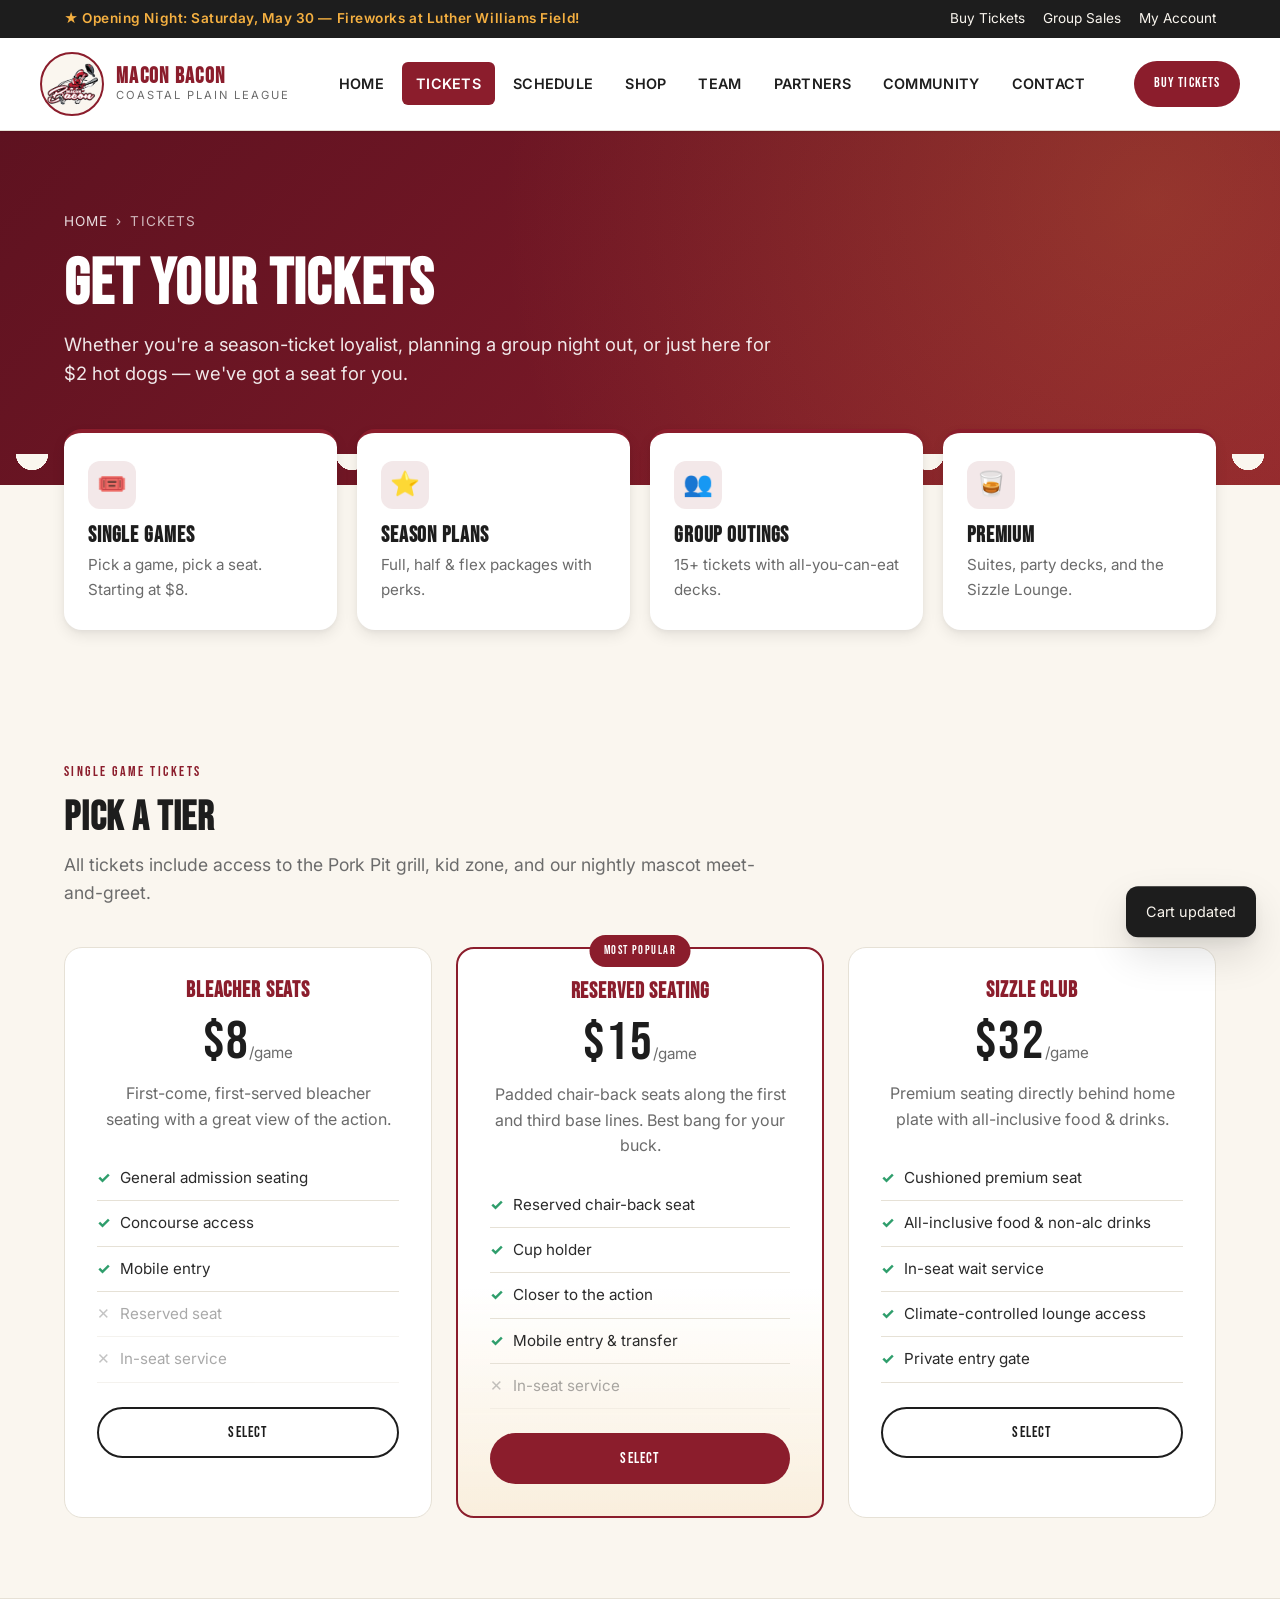
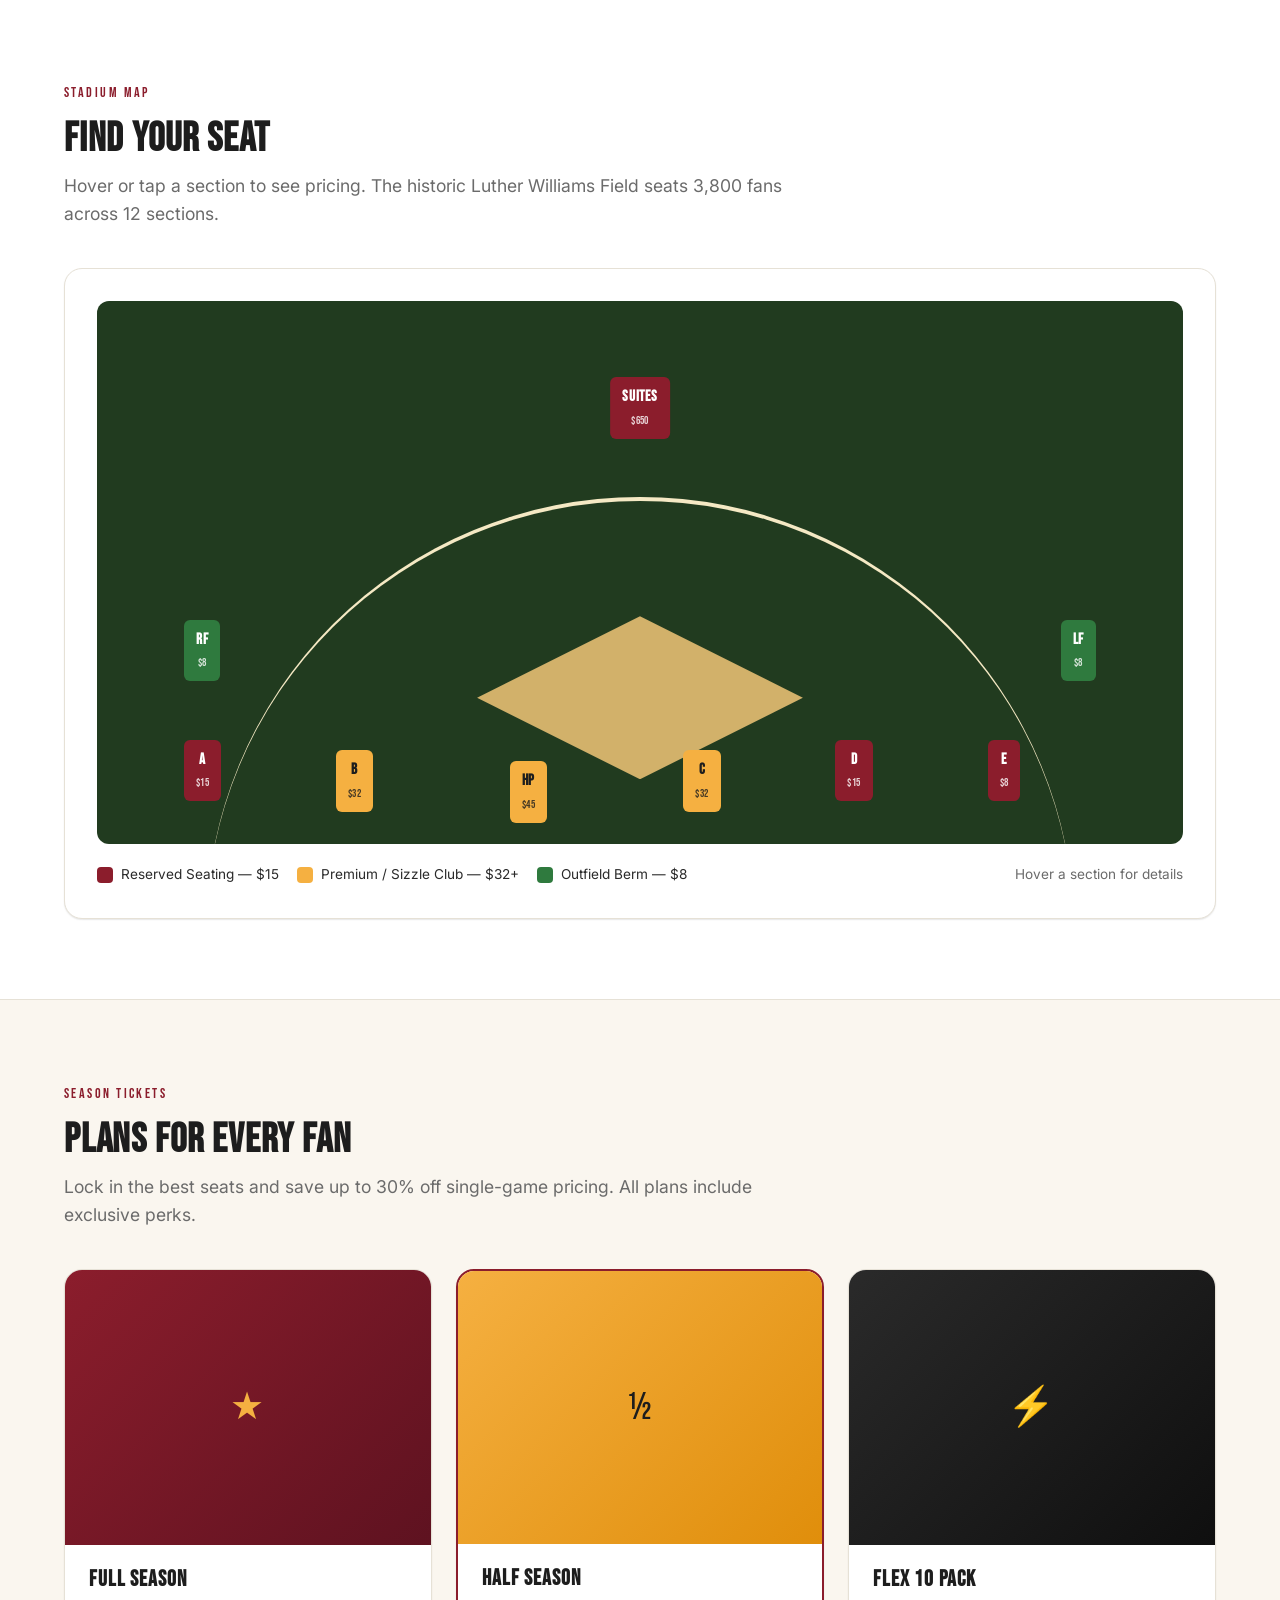
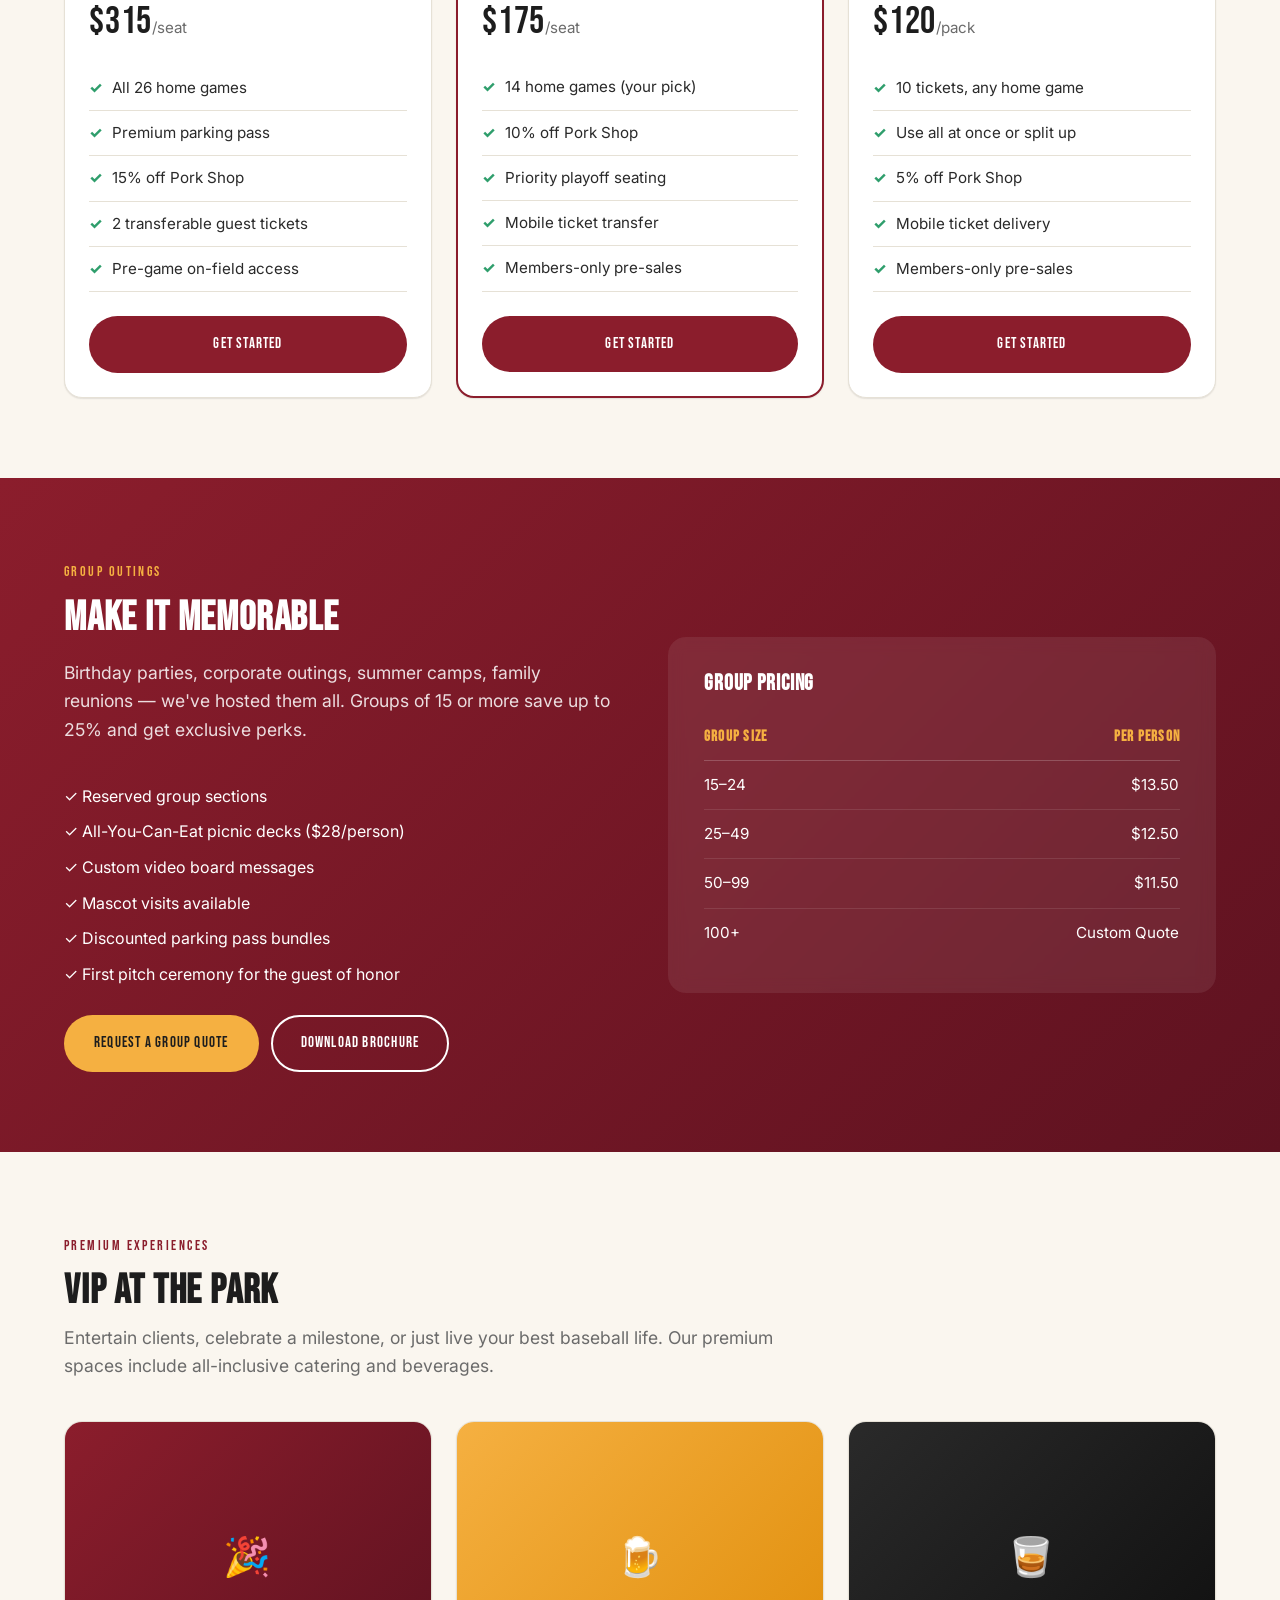
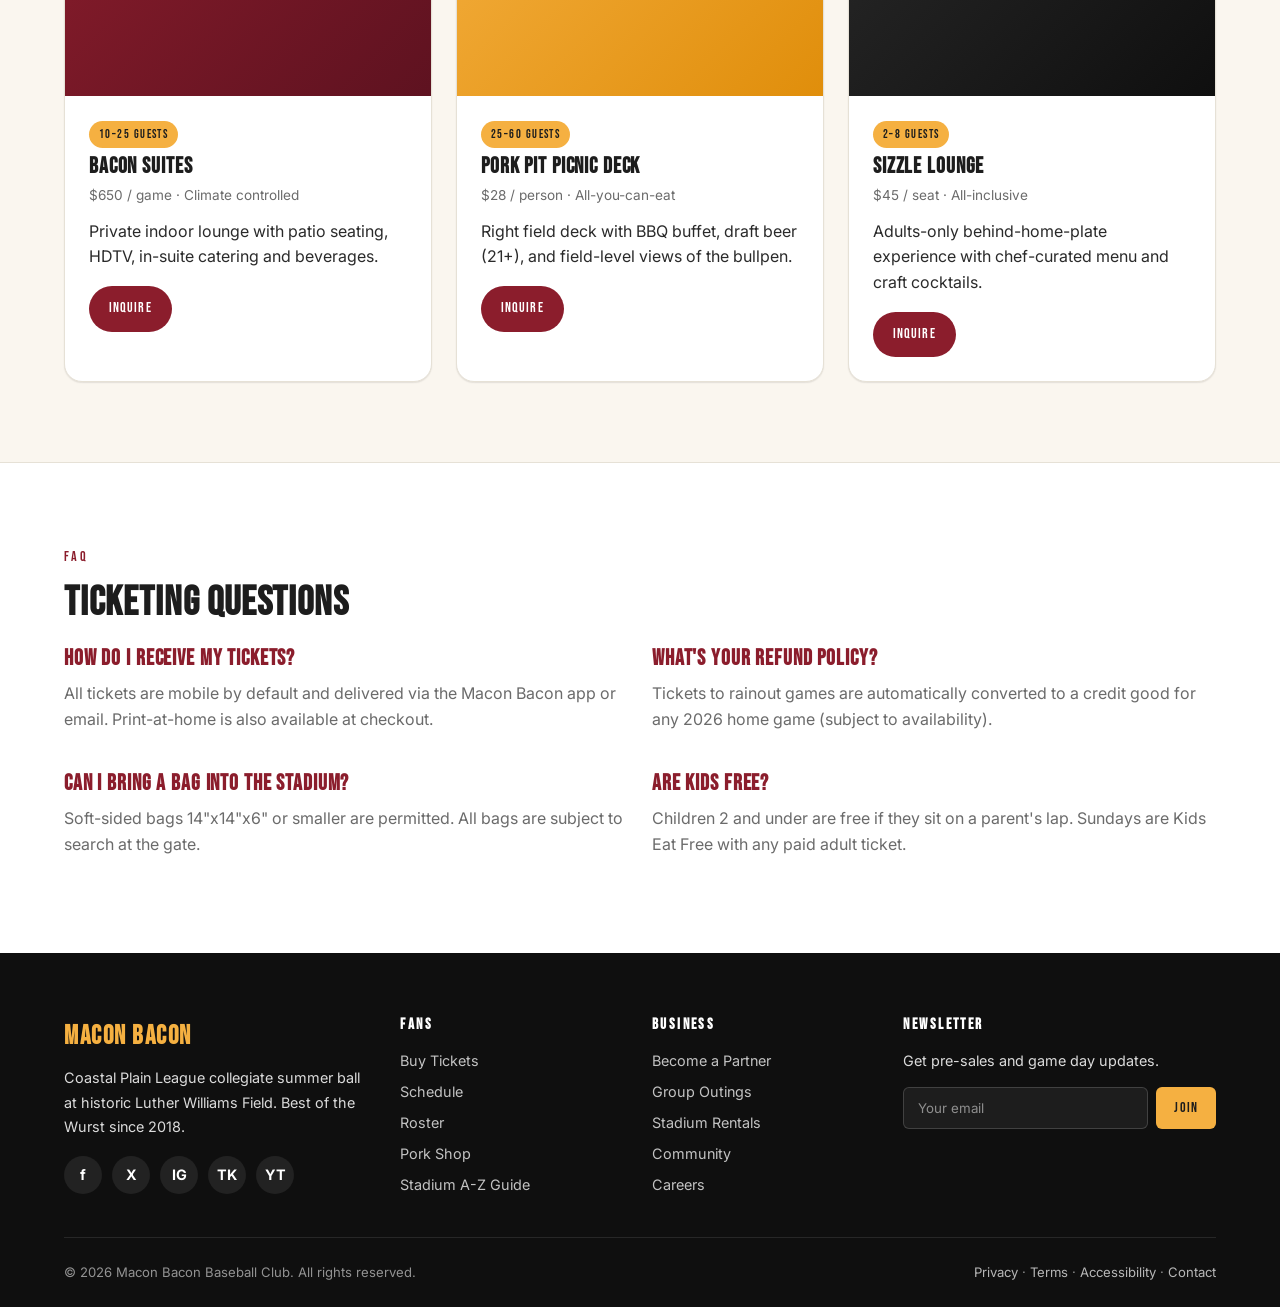
<file: tickets.html>
<!DOCTYPE html>
<html lang="en">
<head>
  <meta charset="UTF-8" />
  <meta name="viewport" content="width=device-width, initial-scale=1.0" />
  <title>Tickets &mdash; Macon Bacon Baseball</title>
  <meta name="description" content="Single game tickets, season packages, group outings, and premium hospitality at Luther Williams Field." />
  <link rel="preconnect" href="https://fonts.googleapis.com">
  <link rel="preconnect" href="https://fonts.gstatic.com" crossorigin>
  <link href="https://fonts.googleapis.com/css2?family=Bebas+Neue&family=Inter:wght@400;500;600;700;800&display=swap" rel="stylesheet">
  <link rel="stylesheet" href="css/styles.css" />
</head>
<body>
  <div class="top-bar">
    <div class="container top-bar-inner">
      <div class="top-bar-promo">★ Opening Night: Saturday, May 30 — Fireworks at Luther Williams Field!</div>
      <div class="top-bar-links">
        <a href="tickets.html">Buy Tickets</a>
        <a href="contact.html">Group Sales</a>
        <a href="#">My Account</a>
      </div>
    </div>
  </div>

  <header class="site-header">
    <div class="container nav">
      <a class="nav-logo" href="index.html">
        <img src="images/logo.png" alt="Macon Bacon" class="nav-logo-img" onerror="this.onerror=null;this.src='images/logo.svg';" />
        <div class="nav-logo-text"><strong>Macon Bacon</strong><span>Coastal Plain League</span></div>
      </a>
      <button class="nav-toggle" aria-label="Toggle menu"><span></span><span></span><span></span></button>
      <ul class="nav-menu">
        <li><a href="index.html">Home</a></li>
        <li><a href="tickets.html">Tickets</a></li>
        <li><a href="schedule.html">Schedule</a></li>
        <li><a href="shop.html">Shop</a></li>
        <li><a href="team.html">Team</a></li>
        <li><a href="sponsors.html">Partners</a></li>
        <li><a href="community.html">Community</a></li>
        <li><a href="contact.html">Contact</a></li>
      </ul>
      <div class="nav-actions">
        <a href="tickets.html" class="btn btn-primary btn-sm">Buy Tickets</a>
      </div>
    </div>
  </header>

  <!-- Page header -->
  <section class="page-header">
    <div class="container">
      <div class="breadcrumbs"><a href="index.html">Home</a> &rsaquo; <span>Tickets</span></div>
      <h1>Get Your Tickets</h1>
      <p>Whether you're a season-ticket loyalist, planning a group night out, or just here for $2 hot dogs &mdash; we've got a seat for you.</p>
    </div>
  </section>

  <!-- Quick links -->
  <section class="section-tight" style="padding-top: 0;">
    <div class="container">
      <div class="features" style="margin-top: -56px;">
        <a href="#single" class="feature" style="text-decoration: none; color: inherit;">
          <div class="feature-icon">🎟️</div>
          <h3>Single Games</h3>
          <p>Pick a game, pick a seat. Starting at $8.</p>
        </a>
        <a href="#season" class="feature" style="text-decoration: none; color: inherit;">
          <div class="feature-icon">⭐</div>
          <h3>Season Plans</h3>
          <p>Full, half &amp; flex packages with perks.</p>
        </a>
        <a href="#groups" class="feature" style="text-decoration: none; color: inherit;">
          <div class="feature-icon">👥</div>
          <h3>Group Outings</h3>
          <p>15+ tickets with all-you-can-eat decks.</p>
        </a>
        <a href="#premium" class="feature" style="text-decoration: none; color: inherit;">
          <div class="feature-icon">🥃</div>
          <h3>Premium</h3>
          <p>Suites, party decks, and the Sizzle Lounge.</p>
        </a>
      </div>
    </div>
  </section>

  <!-- Single game tickets -->
  <section class="section" id="single">
    <div class="container">
      <span class="eyebrow">Single Game Tickets</span>
      <h2 class="section-title">Pick a Tier</h2>
      <p class="section-lead">All tickets include access to the Pork Pit grill, kid zone, and our nightly mascot meet-and-greet.</p>

      <div class="ticket-tiers">
        <div class="ticket-tier">
          <h3>Bleacher Seats</h3>
          <div class="ticket-price">$8<small>/game</small></div>
          <p style="color: var(--color-muted);">First-come, first-served bleacher seating with a great view of the action.</p>
          <ul class="ticket-features">
            <li>General admission seating</li>
            <li>Concourse access</li>
            <li>Mobile entry</li>
            <li class="disabled">Reserved seat</li>
            <li class="disabled">In-seat service</li>
          </ul>
          <button class="btn btn-outline btn-block" data-ticket-buy="Bleacher">Select</button>
        </div>
        <div class="ticket-tier is-popular">
          <h3>Reserved Seating</h3>
          <div class="ticket-price">$15<small>/game</small></div>
          <p style="color: var(--color-muted);">Padded chair-back seats along the first and third base lines. Best bang for your buck.</p>
          <ul class="ticket-features">
            <li>Reserved chair-back seat</li>
            <li>Cup holder</li>
            <li>Closer to the action</li>
            <li>Mobile entry &amp; transfer</li>
            <li class="disabled">In-seat service</li>
          </ul>
          <button class="btn btn-primary btn-block" data-ticket-buy="Reserved">Select</button>
        </div>
        <div class="ticket-tier">
          <h3>Sizzle Club</h3>
          <div class="ticket-price">$32<small>/game</small></div>
          <p style="color: var(--color-muted);">Premium seating directly behind home plate with all-inclusive food &amp; drinks.</p>
          <ul class="ticket-features">
            <li>Cushioned premium seat</li>
            <li>All-inclusive food &amp; non-alc drinks</li>
            <li>In-seat wait service</li>
            <li>Climate-controlled lounge access</li>
            <li>Private entry gate</li>
          </ul>
          <button class="btn btn-outline btn-block" data-ticket-buy="Sizzle Club">Select</button>
        </div>
      </div>
    </div>
  </section>

  <!-- Seating chart -->
  <section class="section" style="background: var(--color-white); border-top: 1px solid var(--color-line); border-bottom: 1px solid var(--color-line);">
    <div class="container">
      <span class="eyebrow">Stadium Map</span>
      <h2 class="section-title">Find Your Seat</h2>
      <p class="section-lead">Hover or tap a section to see pricing. The historic Luther Williams Field seats 3,800 fans across 12 sections.</p>
      <div class="seating">
        <div class="seating-chart">
          <div class="field"></div>
          <div class="section-pad" style="left: 8%; bottom: 8%;" data-seat="Section A — Down 1st Base" data-price="$15">
            <strong>A</strong><span>$15</span>
          </div>
          <div class="section-pad tier-premium" style="left: 22%; bottom: 6%;" data-seat="Section B — Sizzle Club" data-price="$32">
            <strong>B</strong><span>$32</span>
          </div>
          <div class="section-pad tier-premium" style="left: 38%; bottom: 4%;" data-seat="Home Plate Club — Sizzle Lounge" data-price="$45">
            <strong>HP</strong><span>$45</span>
          </div>
          <div class="section-pad tier-premium" style="left: 54%; bottom: 6%;" data-seat="Section C — Sizzle Club" data-price="$32">
            <strong>C</strong><span>$32</span>
          </div>
          <div class="section-pad" style="left: 68%; bottom: 8%;" data-seat="Section D — Down 3rd Base" data-price="$15">
            <strong>D</strong><span>$15</span>
          </div>
          <div class="section-pad" style="left: 82%; bottom: 8%;" data-seat="Section E — Bleachers" data-price="$8">
            <strong>E</strong><span>$8</span>
          </div>
          <div class="section-pad tier-grass" style="left: 8%; bottom: 30%;" data-seat="Right Field Berm" data-price="$8">
            <strong>RF</strong><span>$8</span>
          </div>
          <div class="section-pad tier-grass" style="right: 8%; bottom: 30%;" data-seat="Left Field Berm" data-price="$8">
            <strong>LF</strong><span>$8</span>
          </div>
          <div class="section-pad" style="left: 50%; transform: translateX(-50%); top: 14%;" data-seat="Suite Level — Bacon Suites" data-price="$650 / suite">
            <strong>Suites</strong><span>$650</span>
          </div>
        </div>
        <div class="seating-legend">
          <div class="legend-item"><span class="legend-swatch" style="background: var(--color-bacon-red);"></span> Reserved Seating &mdash; $15</div>
          <div class="legend-item"><span class="legend-swatch" style="background: var(--color-sizzle);"></span> Premium / Sizzle Club &mdash; $32+</div>
          <div class="legend-item"><span class="legend-swatch" style="background: #2f7a3e;"></span> Outfield Berm &mdash; $8</div>
          <div class="legend-item" data-seat-info style="margin-left:auto; color: var(--color-muted);">Hover a section for details</div>
        </div>
      </div>
    </div>
  </section>

  <!-- Season tickets -->
  <section class="section" id="season">
    <div class="container">
      <span class="eyebrow">Season Tickets</span>
      <h2 class="section-title">Plans for Every Fan</h2>
      <p class="section-lead">Lock in the best seats and save up to 30% off single-game pricing. All plans include exclusive perks.</p>
      <div class="grid grid-3">
        <div class="card">
          <div class="card-img hero-bg">★</div>
          <div class="card-body">
            <h3>Full Season</h3>
            <div class="ticket-price" style="font-size: 2.4rem; margin-bottom: 12px;">$315<small>/seat</small></div>
            <ul class="ticket-features">
              <li>All 26 home games</li>
              <li>Premium parking pass</li>
              <li>15% off Pork Shop</li>
              <li>2 transferable guest tickets</li>
              <li>Pre-game on-field access</li>
            </ul>
            <a href="contact.html" class="btn btn-primary btn-block">Get Started</a>
          </div>
        </div>
        <div class="card" style="border: 2px solid var(--color-bacon-red);">
          <div class="card-img gold-bg">½</div>
          <div class="card-body">
            <h3>Half Season</h3>
            <div class="ticket-price" style="font-size: 2.4rem; margin-bottom: 12px;">$175<small>/seat</small></div>
            <ul class="ticket-features">
              <li>14 home games (your pick)</li>
              <li>10% off Pork Shop</li>
              <li>Priority playoff seating</li>
              <li>Mobile ticket transfer</li>
              <li>Members-only pre-sales</li>
            </ul>
            <a href="contact.html" class="btn btn-primary btn-block">Get Started</a>
          </div>
        </div>
        <div class="card">
          <div class="card-img dark-bg">⚡</div>
          <div class="card-body">
            <h3>Flex 10 Pack</h3>
            <div class="ticket-price" style="font-size: 2.4rem; margin-bottom: 12px;">$120<small>/pack</small></div>
            <ul class="ticket-features">
              <li>10 tickets, any home game</li>
              <li>Use all at once or split up</li>
              <li>5% off Pork Shop</li>
              <li>Mobile ticket delivery</li>
              <li>Members-only pre-sales</li>
            </ul>
            <a href="contact.html" class="btn btn-primary btn-block">Get Started</a>
          </div>
        </div>
      </div>
    </div>
  </section>

  <!-- Group outings -->
  <section class="section section-red" id="groups">
    <div class="container">
      <div style="display: grid; grid-template-columns: 1fr 1fr; gap: 56px; align-items: center;">
        <div>
          <span class="eyebrow">Group Outings</span>
          <h2>Make It Memorable</h2>
          <p class="section-lead">Birthday parties, corporate outings, summer camps, family reunions &mdash; we've hosted them all. Groups of 15 or more save up to 25% and get exclusive perks.</p>
          <ul style="list-style: none; padding: 0; display: grid; gap: 10px; margin-bottom: 28px;">
            <li>✓ Reserved group sections</li>
            <li>✓ All-You-Can-Eat picnic decks ($28/person)</li>
            <li>✓ Custom video board messages</li>
            <li>✓ Mascot visits available</li>
            <li>✓ Discounted parking pass bundles</li>
            <li>✓ First pitch ceremony for the guest of honor</li>
          </ul>
          <div style="display:flex; gap: 12px; flex-wrap: wrap;">
            <a href="contact.html" class="btn btn-sizzle">Request a Group Quote</a>
            <a href="#" class="btn btn-outline">Download Brochure</a>
          </div>
        </div>
        <div style="background: rgba(255,255,255,0.08); border-radius: var(--radius-lg); padding: 36px; backdrop-filter: blur(8px);">
          <h3 style="color: var(--color-white); margin-bottom: 20px;">Group Pricing</h3>
          <table style="width: 100%; border-collapse: collapse; font-size: 0.95rem;">
            <thead>
              <tr style="border-bottom: 1px solid rgba(255,255,255,0.2);">
                <th style="text-align: left; padding: 10px 0; color: var(--color-sizzle); font-family: var(--font-display); letter-spacing: 0.08em;">Group Size</th>
                <th style="text-align: right; padding: 10px 0; color: var(--color-sizzle); font-family: var(--font-display); letter-spacing: 0.08em;">Per Person</th>
              </tr>
            </thead>
            <tbody>
              <tr style="border-bottom: 1px solid rgba(255,255,255,0.1);"><td style="padding: 12px 0;">15&ndash;24</td><td style="text-align: right;">$13.50</td></tr>
              <tr style="border-bottom: 1px solid rgba(255,255,255,0.1);"><td style="padding: 12px 0;">25&ndash;49</td><td style="text-align: right;">$12.50</td></tr>
              <tr style="border-bottom: 1px solid rgba(255,255,255,0.1);"><td style="padding: 12px 0;">50&ndash;99</td><td style="text-align: right;">$11.50</td></tr>
              <tr><td style="padding: 12px 0;">100+</td><td style="text-align: right;">Custom Quote</td></tr>
            </tbody>
          </table>
        </div>
      </div>
    </div>
  </section>

  <!-- Premium experiences -->
  <section class="section" id="premium">
    <div class="container">
      <span class="eyebrow">Premium Experiences</span>
      <h2 class="section-title">VIP at the Park</h2>
      <p class="section-lead">Entertain clients, celebrate a milestone, or just live your best baseball life. Our premium spaces include all-inclusive catering and beverages.</p>
      <div class="grid grid-3">
        <div class="card">
          <div class="card-img hero-bg">🎉</div>
          <div class="card-body">
            <span class="card-tag">10–25 Guests</span>
            <h3 class="card-title">Bacon Suites</h3>
            <div class="card-meta">$650 / game &middot; Climate controlled</div>
            <p>Private indoor lounge with patio seating, HDTV, in-suite catering and beverages.</p>
            <a href="contact.html" class="btn btn-primary btn-sm">Inquire</a>
          </div>
        </div>
        <div class="card">
          <div class="card-img gold-bg">🍺</div>
          <div class="card-body">
            <span class="card-tag">25–60 Guests</span>
            <h3 class="card-title">Pork Pit Picnic Deck</h3>
            <div class="card-meta">$28 / person &middot; All-you-can-eat</div>
            <p>Right field deck with BBQ buffet, draft beer (21+), and field-level views of the bullpen.</p>
            <a href="contact.html" class="btn btn-primary btn-sm">Inquire</a>
          </div>
        </div>
        <div class="card">
          <div class="card-img dark-bg">🥃</div>
          <div class="card-body">
            <span class="card-tag">2–8 Guests</span>
            <h3 class="card-title">Sizzle Lounge</h3>
            <div class="card-meta">$45 / seat &middot; All-inclusive</div>
            <p>Adults-only behind-home-plate experience with chef-curated menu and craft cocktails.</p>
            <a href="contact.html" class="btn btn-primary btn-sm">Inquire</a>
          </div>
        </div>
      </div>
    </div>
  </section>

  <!-- FAQ -->
  <section class="section" style="background: var(--color-white); border-top: 1px solid var(--color-line);">
    <div class="container">
      <span class="eyebrow">FAQ</span>
      <h2 class="section-title">Ticketing Questions</h2>
      <div class="grid grid-2" style="margin-top: 24px;">
        <div>
          <h3 style="color: var(--color-bacon-red);">How do I receive my tickets?</h3>
          <p style="color: var(--color-muted);">All tickets are mobile by default and delivered via the Macon Bacon app or email. Print-at-home is also available at checkout.</p>
        </div>
        <div>
          <h3 style="color: var(--color-bacon-red);">What's your refund policy?</h3>
          <p style="color: var(--color-muted);">Tickets to rainout games are automatically converted to a credit good for any 2026 home game (subject to availability).</p>
        </div>
        <div>
          <h3 style="color: var(--color-bacon-red);">Can I bring a bag into the stadium?</h3>
          <p style="color: var(--color-muted);">Soft-sided bags 14"x14"x6" or smaller are permitted. All bags are subject to search at the gate.</p>
        </div>
        <div>
          <h3 style="color: var(--color-bacon-red);">Are kids free?</h3>
          <p style="color: var(--color-muted);">Children 2 and under are free if they sit on a parent's lap. Sundays are Kids Eat Free with any paid adult ticket.</p>
        </div>
      </div>
    </div>
  </section>

  <!-- Footer -->
  <footer class="site-footer footer">
    <div class="container">
      <div class="footer-grid">
        <div class="footer-brand">
          <strong>MACON BACON</strong>
          <p>Coastal Plain League collegiate summer ball at historic Luther Williams Field. Best of the Wurst since 2018.</p>
          <div class="socials">
            <a class="social-btn" href="#">f</a><a class="social-btn" href="#">X</a><a class="social-btn" href="#">IG</a><a class="social-btn" href="#">TK</a><a class="social-btn" href="#">YT</a>
          </div>
        </div>
        <div>
          <h4>Fans</h4>
          <ul class="footer-links">
            <li><a href="tickets.html">Buy Tickets</a></li>
            <li><a href="schedule.html">Schedule</a></li>
            <li><a href="team.html">Roster</a></li>
            <li><a href="shop.html">Pork Shop</a></li>
            <li><a href="#">Stadium A-Z Guide</a></li>
          </ul>
        </div>
        <div>
          <h4>Business</h4>
          <ul class="footer-links">
            <li><a href="sponsors.html">Become a Partner</a></li>
            <li><a href="contact.html">Group Outings</a></li>
            <li><a href="contact.html">Stadium Rentals</a></li>
            <li><a href="community.html">Community</a></li>
            <li><a href="#">Careers</a></li>
          </ul>
        </div>
        <div>
          <h4>Newsletter</h4>
          <p style="font-size: 0.9rem;">Get pre-sales and game day updates.</p>
          <form class="newsletter" data-demo-form>
            <input type="email" placeholder="Your email" required />
            <button type="submit">Join</button>
          </form>
          <div class="form-success" style="margin-top: 10px;">Subscribed!</div>
        </div>
      </div>
      <div class="footer-bottom">
        <div>&copy; 2026 Macon Bacon Baseball Club. All rights reserved.</div>
        <div><a href="#">Privacy</a> &middot; <a href="#">Terms</a> &middot; <a href="#">Accessibility</a> &middot; <a href="contact.html">Contact</a></div>
      </div>
    </div>
  </footer>

  <div class="cart-toast" data-cart-toast>Cart updated</div>
  <script src="js/main.js"></script>
</body>
</html>
</file>
<file: css/styles.css>
/* ==========================================================
   Macon Bacon - Modern Demo Site
   Brand: deep red/maroon, cream, sizzle gold
   ========================================================== */

:root {
  --color-bacon-red: #8b1d2c;
  --color-bacon-red-dark: #5e1220;
  --color-bacon-red-light: #b73347;
  --color-sizzle: #f5b041;
  --color-cream: #faf6ef;
  --color-charcoal: #1d1d1d;
  --color-ink: #2a2a2a;
  --color-muted: #6b6b6b;
  --color-line: #e6e1d6;
  --color-white: #ffffff;
  --color-success: #2f9e6c;
  --color-warning: #d97706;

  --font-display: 'Bebas Neue', 'Oswald', 'Arial Narrow', Impact, sans-serif;
  --font-body: 'Inter', system-ui, -apple-system, 'Segoe UI', Roboto, sans-serif;

  --shadow-sm: 0 1px 2px rgba(0, 0, 0, 0.06), 0 1px 1px rgba(0, 0, 0, 0.04);
  --shadow-md: 0 6px 14px rgba(0, 0, 0, 0.08), 0 2px 4px rgba(0, 0, 0, 0.04);
  --shadow-lg: 0 18px 40px rgba(0, 0, 0, 0.12), 0 6px 14px rgba(0, 0, 0, 0.06);

  --radius-sm: 6px;
  --radius-md: 12px;
  --radius-lg: 18px;
  --radius-pill: 999px;

  --container: 1200px;
}

/* Reset --------------------------------------------------- */
*, *::before, *::after { box-sizing: border-box; }
html { scroll-behavior: smooth; }
body {
  margin: 0;
  font-family: var(--font-body);
  font-size: 16px;
  line-height: 1.6;
  color: var(--color-ink);
  background: var(--color-cream);
  -webkit-font-smoothing: antialiased;
}
img { max-width: 100%; display: block; }
a { color: var(--color-bacon-red); text-decoration: none; transition: color 0.2s ease; }
a:hover { color: var(--color-bacon-red-dark); }
button { font-family: inherit; cursor: pointer; }
h1, h2, h3, h4 {
  font-family: var(--font-display);
  letter-spacing: 0.02em;
  line-height: 1.05;
  margin: 0 0 0.5em;
  color: var(--color-charcoal);
  text-transform: uppercase;
}
h1 { font-size: clamp(2.5rem, 5vw, 4.5rem); }
h2 { font-size: clamp(1.85rem, 3.2vw, 2.75rem); }
h3 { font-size: 1.35rem; letter-spacing: 0.04em; }
h4 { font-size: 1.05rem; letter-spacing: 0.06em; }
p { margin: 0 0 1em; }

/* Layout helpers ------------------------------------------ */
.container {
  width: 100%;
  max-width: var(--container);
  padding: 0 24px;
  margin: 0 auto;
}
.section { padding: 80px 0; }
.section-tight { padding: 48px 0; }
.section-dark {
  background: var(--color-charcoal);
  color: var(--color-cream);
}
.section-dark h1, .section-dark h2, .section-dark h3, .section-dark h4 { color: var(--color-white); }
.section-red {
  background: linear-gradient(135deg, var(--color-bacon-red) 0%, var(--color-bacon-red-dark) 100%);
  color: var(--color-white);
}
.section-red h1, .section-red h2, .section-red h3, .section-red h4 { color: var(--color-white); }

.eyebrow {
  display: inline-block;
  font-family: var(--font-display);
  letter-spacing: 0.18em;
  font-size: 0.85rem;
  color: var(--color-bacon-red);
  margin-bottom: 12px;
  text-transform: uppercase;
}
.section-dark .eyebrow, .section-red .eyebrow {
  color: var(--color-sizzle);
}
.section-title { margin-bottom: 12px; }
.section-lead {
  max-width: 720px;
  color: var(--color-muted);
  font-size: 1.1rem;
  margin-bottom: 40px;
}
.section-red .section-lead, .section-dark .section-lead { color: rgba(255, 255, 255, 0.85); }

/* Buttons ------------------------------------------------- */
.btn {
  display: inline-flex;
  align-items: center;
  justify-content: center;
  gap: 8px;
  padding: 14px 28px;
  border-radius: var(--radius-pill);
  border: 2px solid transparent;
  font-family: var(--font-display);
  letter-spacing: 0.08em;
  font-size: 0.95rem;
  text-transform: uppercase;
  text-decoration: none;
  transition: transform 0.18s ease, box-shadow 0.18s ease, background 0.18s ease, color 0.18s ease;
  white-space: nowrap;
}
.btn:hover { transform: translateY(-2px); box-shadow: var(--shadow-md); }
.btn-primary {
  background: var(--color-bacon-red);
  color: var(--color-white);
}
.btn-primary:hover { background: var(--color-bacon-red-dark); color: var(--color-white); }
.btn-sizzle {
  background: var(--color-sizzle);
  color: var(--color-charcoal);
}
.btn-sizzle:hover { background: #e69e2c; color: var(--color-charcoal); }
.btn-outline {
  background: transparent;
  border-color: currentColor;
  color: var(--color-charcoal);
}
.btn-outline:hover { background: var(--color-charcoal); color: var(--color-white); }
.section-dark .btn-outline, .section-red .btn-outline { color: var(--color-white); }
.section-dark .btn-outline:hover, .section-red .btn-outline:hover {
  background: var(--color-white);
  color: var(--color-bacon-red);
}
.btn-ghost {
  background: transparent;
  color: var(--color-bacon-red);
  padding: 10px 16px;
}
.btn-ghost:hover { background: rgba(139, 29, 44, 0.08); color: var(--color-bacon-red-dark); }
.btn-sm { padding: 10px 18px; font-size: 0.85rem; }
.btn-block { width: 100%; }

/* Top bar + navigation ----------------------------------- */
.top-bar {
  background: var(--color-charcoal);
  color: var(--color-cream);
  font-size: 0.85rem;
  padding: 8px 0;
}
.top-bar-inner {
  display: flex;
  justify-content: space-between;
  align-items: center;
  flex-wrap: wrap;
  gap: 12px;
}
.top-bar a { color: var(--color-cream); }
.top-bar a:hover { color: var(--color-sizzle); }
.top-bar-links { display: flex; gap: 18px; }
.top-bar-promo { color: var(--color-sizzle); font-weight: 600; letter-spacing: 0.04em; }

.site-header {
  background: var(--color-white);
  border-bottom: 1px solid var(--color-line);
  position: sticky;
  top: 0;
  z-index: 100;
  box-shadow: var(--shadow-sm);
}
.nav {
  display: flex;
  align-items: center;
  justify-content: space-between;
  gap: 24px;
  padding: 14px 0;
}
.nav-logo {
  display: flex;
  align-items: center;
  gap: 12px;
  text-decoration: none;
  color: var(--color-charcoal);
}
.nav-logo-img {
  width: 64px;
  height: 64px;
  border-radius: 50%;
  object-fit: contain;
  background: var(--color-cream);
  border: 2px solid var(--color-bacon-red);
  flex-shrink: 0;
}
.nav-logo-mark {
  width: 56px;
  height: 56px;
  border-radius: 50%;
  background: var(--color-bacon-red);
  display: grid;
  place-items: center;
  color: var(--color-white);
  font-family: var(--font-display);
  font-size: 1.4rem;
  letter-spacing: 0.04em;
  box-shadow: inset 0 -3px 0 rgba(0, 0, 0, 0.12);
}
.nav-logo-text {
  display: flex;
  flex-direction: column;
  line-height: 1;
}
.nav-logo-text strong {
  font-family: var(--font-display);
  font-size: 1.35rem;
  letter-spacing: 0.06em;
  color: var(--color-bacon-red);
}
.nav-logo-text span {
  font-size: 0.7rem;
  letter-spacing: 0.18em;
  text-transform: uppercase;
  color: var(--color-muted);
  margin-top: 2px;
}
.nav-menu {
  display: flex;
  gap: 4px;
  list-style: none;
  margin: 0;
  padding: 0;
}
.nav-menu a {
  display: inline-block;
  padding: 10px 14px;
  font-weight: 600;
  font-size: 0.9rem;
  color: var(--color-charcoal);
  border-radius: var(--radius-sm);
  letter-spacing: 0.02em;
  text-transform: uppercase;
}
.nav-menu a:hover, .nav-menu a.is-active {
  background: var(--color-bacon-red);
  color: var(--color-white);
}
.nav-actions { display: flex; gap: 10px; align-items: center; }
.nav-toggle {
  display: none;
  background: transparent;
  border: 0;
  width: 44px;
  height: 44px;
  padding: 0;
  position: relative;
}
.nav-toggle span {
  display: block;
  width: 26px;
  height: 3px;
  background: var(--color-charcoal);
  margin: 5px auto;
  border-radius: 2px;
  transition: transform 0.2s ease, opacity 0.2s ease;
}

/* Hero --------------------------------------------------- */
.hero {
  position: relative;
  background:
    radial-gradient(circle at 80% 10%, rgba(245, 176, 65, 0.18), transparent 55%),
    linear-gradient(135deg, var(--color-bacon-red-dark) 0%, var(--color-bacon-red) 60%, #6e1424 100%);
  color: var(--color-white);
  overflow: hidden;
}
.hero::before {
  content: "";
  position: absolute;
  inset: 0;
  background-image:
    repeating-linear-gradient(45deg, rgba(255,255,255,0.04) 0 2px, transparent 2px 14px);
  pointer-events: none;
}
.hero-inner {
  position: relative;
  display: grid;
  grid-template-columns: 1.1fr 0.9fr;
  gap: 48px;
  align-items: center;
  padding: 96px 0 110px;
}
.hero-tag {
  display: inline-flex;
  align-items: center;
  gap: 8px;
  background: rgba(255, 255, 255, 0.12);
  border: 1px solid rgba(255, 255, 255, 0.25);
  border-radius: var(--radius-pill);
  padding: 6px 16px;
  font-size: 0.78rem;
  letter-spacing: 0.18em;
  text-transform: uppercase;
  margin-bottom: 24px;
}
.hero-tag .dot {
  width: 8px; height: 8px; border-radius: 50%; background: var(--color-sizzle);
  box-shadow: 0 0 0 4px rgba(245, 176, 65, 0.25);
  animation: pulse 1.6s infinite;
}
@keyframes pulse {
  0%, 100% { box-shadow: 0 0 0 4px rgba(245, 176, 65, 0.25); }
  50% { box-shadow: 0 0 0 10px rgba(245, 176, 65, 0); }
}
.hero h1 {
  color: var(--color-white);
  font-size: clamp(2.8rem, 6vw, 5.5rem);
  margin-bottom: 16px;
}
.hero h1 .accent { color: var(--color-sizzle); }
.hero p.lead {
  font-size: 1.2rem;
  color: rgba(255, 255, 255, 0.9);
  max-width: 540px;
  margin-bottom: 32px;
}
.hero-actions { display: flex; gap: 14px; flex-wrap: wrap; }

.hero-card {
  background: var(--color-white);
  color: var(--color-ink);
  padding: 32px;
  border-radius: var(--radius-lg);
  box-shadow: var(--shadow-lg);
  position: relative;
}
.hero-card::after {
  content: "";
  position: absolute;
  inset: -10px -10px auto auto;
  width: 80px;
  height: 80px;
  background: var(--color-sizzle);
  border-radius: 50%;
  z-index: -1;
}
.hero-card-eyebrow {
  font-family: var(--font-display);
  letter-spacing: 0.16em;
  text-transform: uppercase;
  color: var(--color-bacon-red);
  font-size: 0.85rem;
  margin-bottom: 8px;
}
.matchup {
  display: grid;
  grid-template-columns: 1fr auto 1fr;
  align-items: center;
  gap: 16px;
  margin: 18px 0 22px;
}
.matchup-team { text-align: center; }
.matchup-team .crest {
  width: 64px; height: 64px;
  border-radius: 50%;
  display: grid; place-items: center;
  margin: 0 auto 8px;
  font-family: var(--font-display);
  font-size: 1.2rem;
  color: var(--color-white);
}
.crest.home { background: var(--color-bacon-red); }
.crest.away { background: var(--color-charcoal); }
.matchup-team strong { display: block; font-size: 0.95rem; }
.matchup-team span { color: var(--color-muted); font-size: 0.8rem; }
.matchup-vs {
  font-family: var(--font-display);
  font-size: 1.4rem;
  color: var(--color-bacon-red);
}
.matchup-meta {
  display: grid;
  grid-template-columns: repeat(3, 1fr);
  gap: 8px;
  background: var(--color-cream);
  border-radius: var(--radius-md);
  padding: 14px 12px;
  margin-bottom: 20px;
}
.matchup-meta div { text-align: center; }
.matchup-meta strong { display: block; font-size: 0.95rem; }
.matchup-meta span { font-size: 0.72rem; color: var(--color-muted); text-transform: uppercase; letter-spacing: 0.1em; }

/* Promo strip -------------------------------------------- */
.promo-strip {
  background: var(--color-charcoal);
  color: var(--color-cream);
  padding: 18px 0;
  overflow: hidden;
}
.promo-strip-inner {
  display: flex;
  gap: 56px;
  align-items: center;
  font-family: var(--font-display);
  letter-spacing: 0.18em;
  text-transform: uppercase;
  font-size: 1rem;
  white-space: nowrap;
  animation: marquee 30s linear infinite;
}
.promo-strip-inner span { display: inline-flex; align-items: center; gap: 12px; }
.promo-strip-inner span::before {
  content: "★";
  color: var(--color-sizzle);
}
@keyframes marquee {
  from { transform: translateX(0); }
  to   { transform: translateX(-50%); }
}

/* Cards & grids ------------------------------------------ */
.grid {
  display: grid;
  gap: 24px;
}
.grid-2 { grid-template-columns: repeat(2, 1fr); }
.grid-3 { grid-template-columns: repeat(3, 1fr); }
.grid-4 { grid-template-columns: repeat(4, 1fr); }

.card {
  background: var(--color-white);
  border-radius: var(--radius-lg);
  box-shadow: var(--shadow-sm);
  border: 1px solid var(--color-line);
  overflow: hidden;
  transition: transform 0.2s ease, box-shadow 0.2s ease;
}
.card:hover { transform: translateY(-4px); box-shadow: var(--shadow-md); }
.card-body { padding: 24px; }
.card-img {
  aspect-ratio: 4 / 3;
  background: var(--color-cream);
  display: grid;
  place-items: center;
  font-family: var(--font-display);
  font-size: 2.4rem;
  color: var(--color-bacon-red);
  letter-spacing: 0.04em;
  position: relative;
  overflow: hidden;
}
.card-img.hero-bg {
  background: linear-gradient(135deg, var(--color-bacon-red) 0%, var(--color-bacon-red-dark) 100%);
  color: var(--color-sizzle);
}
.card-img.gold-bg {
  background: linear-gradient(135deg, #f5b041 0%, #e08e0b 100%);
  color: var(--color-charcoal);
}
.card-img.dark-bg {
  background: linear-gradient(135deg, #2a2a2a 0%, #0f0f0f 100%);
  color: var(--color-sizzle);
}
.card-tag {
  display: inline-block;
  background: var(--color-sizzle);
  color: var(--color-charcoal);
  font-family: var(--font-display);
  letter-spacing: 0.12em;
  font-size: 0.75rem;
  padding: 4px 10px;
  border-radius: var(--radius-pill);
  margin-bottom: 8px;
  text-transform: uppercase;
}
.card-title { margin-bottom: 6px; }
.card-meta { font-size: 0.85rem; color: var(--color-muted); margin-bottom: 12px; }

/* Feature blocks ----------------------------------------- */
.features {
  display: grid;
  grid-template-columns: repeat(4, 1fr);
  gap: 20px;
  margin-top: -56px;
  position: relative;
  z-index: 5;
}
.feature {
  background: var(--color-white);
  padding: 28px 24px;
  border-radius: var(--radius-lg);
  box-shadow: var(--shadow-md);
  border-top: 4px solid var(--color-bacon-red);
}
.feature-icon {
  width: 48px;
  height: 48px;
  border-radius: var(--radius-md);
  background: rgba(139, 29, 44, 0.1);
  display: grid;
  place-items: center;
  font-size: 1.5rem;
  margin-bottom: 16px;
}
.feature h3 { margin-bottom: 6px; }
.feature p { color: var(--color-muted); font-size: 0.95rem; margin-bottom: 0; }

/* Stats banner ------------------------------------------- */
.stats {
  display: grid;
  grid-template-columns: repeat(4, 1fr);
  gap: 24px;
  text-align: center;
}
.stat strong {
  display: block;
  font-family: var(--font-display);
  font-size: clamp(2.4rem, 5vw, 3.6rem);
  color: var(--color-sizzle);
  letter-spacing: 0.04em;
  line-height: 1;
}
.stat span {
  display: block;
  margin-top: 8px;
  text-transform: uppercase;
  letter-spacing: 0.12em;
  font-size: 0.8rem;
  color: rgba(255, 255, 255, 0.85);
}

/* Schedule ----------------------------------------------- */
.schedule-list { display: flex; flex-direction: column; gap: 12px; }
.game-row {
  display: grid;
  grid-template-columns: 100px 1fr auto auto auto;
  gap: 24px;
  align-items: center;
  background: var(--color-white);
  border: 1px solid var(--color-line);
  border-left: 6px solid var(--color-bacon-red);
  padding: 20px 24px;
  border-radius: var(--radius-md);
  transition: box-shadow 0.2s ease, transform 0.2s ease;
}
.game-row:hover { box-shadow: var(--shadow-md); transform: translateX(4px); }
.game-row.is-away { border-left-color: var(--color-charcoal); }
.game-row.is-promo { border-left-color: var(--color-sizzle); }
.game-date {
  text-align: center;
  border-right: 1px solid var(--color-line);
  padding-right: 24px;
}
.game-date strong {
  display: block;
  font-family: var(--font-display);
  font-size: 2.1rem;
  color: var(--color-bacon-red);
  line-height: 1;
}
.game-date span {
  font-size: 0.75rem;
  text-transform: uppercase;
  letter-spacing: 0.1em;
  color: var(--color-muted);
}
.game-matchup strong {
  display: block;
  font-size: 1.05rem;
  font-weight: 700;
}
.game-matchup span {
  font-size: 0.85rem;
  color: var(--color-muted);
}
.game-time {
  text-align: center;
  min-width: 100px;
}
.game-time strong {
  display: block;
  font-family: var(--font-display);
  letter-spacing: 0.06em;
  font-size: 1.1rem;
}
.game-time span { font-size: 0.78rem; color: var(--color-muted); }
.game-promo-tag {
  background: var(--color-sizzle);
  color: var(--color-charcoal);
  font-size: 0.72rem;
  letter-spacing: 0.1em;
  text-transform: uppercase;
  padding: 6px 12px;
  border-radius: var(--radius-pill);
  font-weight: 700;
}
.game-promo-tag.away { background: var(--color-charcoal); color: var(--color-cream); }

/* Filters ------------------------------------------------ */
.filter-bar {
  display: flex;
  flex-wrap: wrap;
  gap: 10px;
  background: var(--color-white);
  padding: 16px;
  border-radius: var(--radius-md);
  box-shadow: var(--shadow-sm);
  border: 1px solid var(--color-line);
  margin-bottom: 28px;
  align-items: center;
}
.filter-label { font-size: 0.85rem; color: var(--color-muted); margin-right: 4px; font-weight: 600; }
.filter-pill {
  border: 1px solid var(--color-line);
  background: var(--color-white);
  padding: 8px 16px;
  border-radius: var(--radius-pill);
  font-size: 0.85rem;
  font-weight: 600;
  color: var(--color-ink);
  transition: background 0.18s ease, color 0.18s ease, border-color 0.18s ease;
}
.filter-pill:hover { border-color: var(--color-bacon-red); }
.filter-pill.is-active {
  background: var(--color-bacon-red);
  color: var(--color-white);
  border-color: var(--color-bacon-red);
}

/* Tickets ------------------------------------------------ */
.ticket-tiers {
  display: grid;
  grid-template-columns: repeat(3, 1fr);
  gap: 24px;
}
.ticket-tier {
  background: var(--color-white);
  border-radius: var(--radius-lg);
  border: 1px solid var(--color-line);
  padding: 32px;
  text-align: center;
  position: relative;
  transition: transform 0.2s ease, box-shadow 0.2s ease;
}
.ticket-tier:hover { transform: translateY(-6px); box-shadow: var(--shadow-md); }
.ticket-tier.is-popular {
  border: 2px solid var(--color-bacon-red);
  background: linear-gradient(180deg, #fff 0%, #fff 60%, rgba(245, 176, 65, 0.1) 100%);
}
.ticket-tier.is-popular::before {
  content: "Most Popular";
  position: absolute;
  top: -14px;
  left: 50%;
  transform: translateX(-50%);
  background: var(--color-bacon-red);
  color: var(--color-white);
  font-family: var(--font-display);
  letter-spacing: 0.12em;
  font-size: 0.78rem;
  padding: 6px 14px;
  border-radius: var(--radius-pill);
  text-transform: uppercase;
}
.ticket-tier h3 { color: var(--color-bacon-red); }
.ticket-price {
  font-family: var(--font-display);
  font-size: 3.4rem;
  color: var(--color-charcoal);
  letter-spacing: 0.02em;
  margin: 12px 0;
  line-height: 1;
}
.ticket-price small {
  font-size: 0.95rem;
  color: var(--color-muted);
  font-family: var(--font-body);
  letter-spacing: 0;
}
.ticket-features {
  list-style: none;
  padding: 0;
  margin: 24px 0;
  text-align: left;
}
.ticket-features li {
  padding: 10px 0;
  border-bottom: 1px solid var(--color-line);
  display: flex;
  gap: 10px;
  align-items: flex-start;
  font-size: 0.95rem;
}
.ticket-features li::before {
  content: "✓";
  color: var(--color-success);
  font-weight: 800;
}
.ticket-features li.disabled { opacity: 0.4; }
.ticket-features li.disabled::before { content: "✕"; color: var(--color-muted); }

/* Stadium / seating chart -------------------------------- */
.seating {
  background: var(--color-white);
  border-radius: var(--radius-lg);
  border: 1px solid var(--color-line);
  padding: 32px;
  box-shadow: var(--shadow-sm);
}
.seating-chart {
  position: relative;
  background: #213b1f;
  border-radius: var(--radius-md);
  aspect-ratio: 2 / 1;
  overflow: hidden;
  display: grid;
  place-items: center;
}
.seating-chart::before {
  content: "";
  position: absolute;
  width: 80%;
  height: 80%;
  border-top: 4px solid #f5e9c4;
  border-radius: 50% 50% 0 0 / 100% 100% 0 0;
  top: 36%;
}
.field {
  position: absolute;
  bottom: 12%;
  width: 30%;
  height: 30%;
  background: #d2b16a;
  clip-path: polygon(50% 100%, 0 50%, 50% 0, 100% 50%);
}
.section-pad {
  position: absolute;
  background: var(--color-bacon-red);
  border-radius: var(--radius-sm);
  padding: 8px 12px;
  color: var(--color-white);
  font-family: var(--font-display);
  font-size: 0.82rem;
  letter-spacing: 0.06em;
  cursor: pointer;
  transition: transform 0.18s ease, background 0.18s ease;
  text-align: center;
}
.section-pad:hover { transform: scale(1.06); background: var(--color-bacon-red-dark); }
.section-pad strong { display: block; font-size: 0.95rem; }
.section-pad span { font-size: 0.7rem; opacity: 0.8; letter-spacing: 0.04em; }
.section-pad.tier-premium { background: var(--color-sizzle); color: var(--color-charcoal); }
.section-pad.tier-premium:hover { background: #e69e2c; }
.section-pad.tier-grass { background: #2f7a3e; }
.section-pad.tier-grass:hover { background: #226030; }

.seating-legend {
  display: flex;
  flex-wrap: wrap;
  gap: 18px;
  margin-top: 20px;
  font-size: 0.85rem;
}
.legend-item { display: flex; align-items: center; gap: 8px; }
.legend-swatch {
  width: 16px; height: 16px; border-radius: 4px;
}

/* Shop --------------------------------------------------- */
.shop-grid { display: grid; grid-template-columns: repeat(4, 1fr); gap: 24px; }
.product { background: var(--color-white); border-radius: var(--radius-lg); border: 1px solid var(--color-line); overflow: hidden; transition: transform 0.2s ease, box-shadow 0.2s ease; }
.product:hover { transform: translateY(-4px); box-shadow: var(--shadow-md); }
.product-img {
  aspect-ratio: 1;
  display: grid;
  place-items: center;
  font-family: var(--font-display);
  font-size: 4rem;
  position: relative;
  overflow: hidden;
}
.product-img.bg-jersey { background: linear-gradient(135deg, var(--color-bacon-red), var(--color-bacon-red-dark)); color: var(--color-sizzle); }
.product-img.bg-hat { background: linear-gradient(135deg, #2a2a2a, #0f0f0f); color: var(--color-sizzle); }
.product-img.bg-tee { background: linear-gradient(135deg, #f5e9c4, #e6d39e); color: var(--color-bacon-red); }
.product-img.bg-acc { background: linear-gradient(135deg, var(--color-sizzle), #d97c0e); color: var(--color-charcoal); }
.product-img.bg-bacon { background: linear-gradient(135deg, #b73347, #6e1424); color: #fff; }
.product-badge {
  position: absolute;
  top: 12px; left: 12px;
  background: var(--color-charcoal);
  color: var(--color-cream);
  font-family: var(--font-display);
  letter-spacing: 0.1em;
  text-transform: uppercase;
  font-size: 0.72rem;
  padding: 4px 10px;
  border-radius: var(--radius-pill);
}
.product-badge.sale { background: var(--color-sizzle); color: var(--color-charcoal); }
.product-body { padding: 18px 20px; }
.product-cat {
  font-size: 0.72rem;
  letter-spacing: 0.14em;
  text-transform: uppercase;
  color: var(--color-muted);
  margin-bottom: 4px;
}
.product-name { font-weight: 700; margin-bottom: 6px; font-size: 1.02rem; }
.product-price { font-family: var(--font-display); font-size: 1.3rem; color: var(--color-bacon-red); letter-spacing: 0.02em; }
.product-price s { color: var(--color-muted); font-size: 0.85rem; margin-left: 6px; }
.product-actions { display: flex; gap: 8px; padding: 0 20px 20px; }
.cart-toast {
  position: fixed;
  bottom: 24px;
  right: 24px;
  background: var(--color-charcoal);
  color: var(--color-cream);
  padding: 14px 20px;
  border-radius: var(--radius-md);
  font-size: 0.9rem;
  z-index: 200;
  box-shadow: var(--shadow-lg);
  transform: translateY(120%);
  transition: transform 0.3s ease;
}
.cart-toast.show { transform: translateY(0); }
.cart-toast strong { color: var(--color-sizzle); }

/* Roster ------------------------------------------------- */
.roster-grid {
  display: grid;
  grid-template-columns: repeat(4, 1fr);
  gap: 24px;
}
.player {
  background: var(--color-white);
  border-radius: var(--radius-lg);
  overflow: hidden;
  border: 1px solid var(--color-line);
  text-align: center;
  position: relative;
  transition: transform 0.2s ease, box-shadow 0.2s ease;
}
.player:hover { transform: translateY(-4px); box-shadow: var(--shadow-md); }
.player-photo {
  aspect-ratio: 1;
  background: linear-gradient(180deg, var(--color-bacon-red) 0%, var(--color-bacon-red-dark) 100%);
  display: grid;
  place-items: center;
  position: relative;
  overflow: hidden;
}
.player-photo .number {
  font-family: var(--font-display);
  font-size: 6rem;
  color: rgba(255,255,255,0.18);
  position: absolute;
  inset: 0;
  display: grid;
  place-items: center;
  letter-spacing: 0.04em;
}
.player-photo .initials {
  position: relative;
  font-family: var(--font-display);
  font-size: 3.2rem;
  color: var(--color-white);
  letter-spacing: 0.04em;
  background: rgba(0,0,0,0.18);
  width: 90px; height: 90px;
  border-radius: 50%;
  display: grid;
  place-items: center;
  border: 4px solid rgba(255,255,255,0.5);
}
.player-body { padding: 20px; }
.player-name { font-weight: 700; font-size: 1.05rem; margin-bottom: 4px; }
.player-pos { font-size: 0.8rem; letter-spacing: 0.1em; text-transform: uppercase; color: var(--color-bacon-red); font-weight: 700; }
.player-stats {
  display: flex;
  justify-content: space-around;
  padding: 12px 0;
  border-top: 1px solid var(--color-line);
  margin-top: 14px;
  font-size: 0.85rem;
}
.player-stats strong { display: block; font-family: var(--font-display); font-size: 1.1rem; color: var(--color-charcoal); }
.player-stats span { font-size: 0.7rem; text-transform: uppercase; letter-spacing: 0.1em; color: var(--color-muted); }

/* Sponsors ----------------------------------------------- */
.sponsor-tier { margin-bottom: 56px; }
.sponsor-tier-header {
  display: flex;
  justify-content: space-between;
  align-items: baseline;
  margin-bottom: 24px;
  padding-bottom: 14px;
  border-bottom: 2px solid var(--color-bacon-red);
}
.sponsor-tier-header h3 { margin: 0; }
.sponsor-tier-header span { color: var(--color-muted); font-size: 0.9rem; }
.sponsor-grid {
  display: grid;
  gap: 20px;
}
.sponsor-grid.tier-title { grid-template-columns: repeat(2, 1fr); }
.sponsor-grid.tier-gold { grid-template-columns: repeat(3, 1fr); }
.sponsor-grid.tier-silver { grid-template-columns: repeat(4, 1fr); }
.sponsor-grid.tier-community { grid-template-columns: repeat(6, 1fr); }
.sponsor {
  background: var(--color-white);
  border: 1px solid var(--color-line);
  border-radius: var(--radius-md);
  display: grid;
  place-items: center;
  aspect-ratio: 16 / 9;
  font-family: var(--font-display);
  letter-spacing: 0.12em;
  text-align: center;
  padding: 14px;
  color: var(--color-charcoal);
  transition: box-shadow 0.18s ease, transform 0.18s ease;
}
.sponsor:hover { box-shadow: var(--shadow-md); transform: translateY(-2px); }
.tier-title .sponsor { font-size: 1.6rem; }
.tier-gold .sponsor { font-size: 1.25rem; }
.tier-silver .sponsor { font-size: 1.05rem; }
.tier-community .sponsor { font-size: 0.9rem; aspect-ratio: 3/2; }

.sponsor-cta {
  background: linear-gradient(135deg, #1d1d1d 0%, #2a2a2a 100%);
  color: var(--color-cream);
  border-radius: var(--radius-lg);
  padding: 56px;
  display: grid;
  grid-template-columns: 1.5fr 1fr;
  gap: 40px;
  align-items: center;
}
.sponsor-cta h2 { color: var(--color-white); }
.sponsor-cta p { color: rgba(255,255,255,0.85); margin-bottom: 0; }
.sponsor-cta .actions { display: flex; gap: 12px; flex-wrap: wrap; }

/* Community ---------------------------------------------- */
.community-grid {
  display: grid;
  grid-template-columns: repeat(3, 1fr);
  gap: 24px;
}
.community-card {
  background: var(--color-white);
  border: 1px solid var(--color-line);
  border-radius: var(--radius-lg);
  overflow: hidden;
  transition: transform 0.2s ease, box-shadow 0.2s ease;
}
.community-card:hover { transform: translateY(-4px); box-shadow: var(--shadow-md); }
.community-img {
  aspect-ratio: 5 / 3;
  display: grid;
  place-items: center;
  font-family: var(--font-display);
  font-size: 1.6rem;
  letter-spacing: 0.06em;
  color: var(--color-white);
  text-shadow: 0 2px 8px rgba(0,0,0,0.3);
  text-align: center;
  padding: 16px;
}
.community-img.theme-1 { background: linear-gradient(135deg, var(--color-bacon-red), #5e1220); }
.community-img.theme-2 { background: linear-gradient(135deg, #2f7a3e, #1d5028); }
.community-img.theme-3 { background: linear-gradient(135deg, var(--color-sizzle), #c97a0a); color: var(--color-charcoal); text-shadow: none; }
.community-img.theme-4 { background: linear-gradient(135deg, #2a2a2a, #0f0f0f); color: var(--color-sizzle); }
.community-img.theme-5 { background: linear-gradient(135deg, #2c5282, #1a365d); }
.community-img.theme-6 { background: linear-gradient(135deg, #b73347, #5e1220); }
.community-body { padding: 24px; }
.community-body h3 { color: var(--color-bacon-red); }
.timeline {
  position: relative;
  padding-left: 28px;
  margin-top: 24px;
}
.timeline::before {
  content: "";
  position: absolute;
  left: 6px;
  top: 6px;
  bottom: 6px;
  width: 2px;
  background: var(--color-line);
}
.timeline-item {
  position: relative;
  padding-bottom: 24px;
}
.timeline-item::before {
  content: "";
  position: absolute;
  left: -28px;
  top: 8px;
  width: 14px;
  height: 14px;
  border-radius: 50%;
  background: var(--color-bacon-red);
  border: 3px solid var(--color-cream);
}
.timeline-item h4 { margin-bottom: 4px; }
.timeline-date { color: var(--color-bacon-red); font-size: 0.85rem; font-weight: 700; }

/* Forms -------------------------------------------------- */
.form { display: grid; gap: 16px; }
.form-row { display: grid; grid-template-columns: 1fr 1fr; gap: 16px; }
.form-field label {
  display: block;
  font-size: 0.78rem;
  letter-spacing: 0.1em;
  text-transform: uppercase;
  font-weight: 700;
  color: var(--color-charcoal);
  margin-bottom: 6px;
}
.form-field input,
.form-field select,
.form-field textarea {
  width: 100%;
  padding: 12px 14px;
  border: 1px solid var(--color-line);
  border-radius: var(--radius-sm);
  font-family: inherit;
  font-size: 0.95rem;
  background: var(--color-white);
  color: var(--color-ink);
  transition: border-color 0.18s ease, box-shadow 0.18s ease;
}
.form-field input:focus,
.form-field select:focus,
.form-field textarea:focus {
  outline: none;
  border-color: var(--color-bacon-red);
  box-shadow: 0 0 0 3px rgba(139, 29, 44, 0.15);
}
.form-field textarea { resize: vertical; min-height: 140px; }
.form-success {
  background: rgba(47, 158, 108, 0.12);
  color: #1f6e4a;
  border: 1px solid rgba(47, 158, 108, 0.4);
  border-radius: var(--radius-sm);
  padding: 14px 16px;
  font-weight: 600;
  display: none;
}
.form-success.show { display: block; }

.contact-grid { display: grid; grid-template-columns: 1.2fr 1fr; gap: 48px; }
.contact-info { display: flex; flex-direction: column; gap: 22px; }
.contact-item { display: flex; gap: 16px; align-items: flex-start; }
.contact-icon {
  width: 44px;
  height: 44px;
  border-radius: var(--radius-md);
  background: rgba(139, 29, 44, 0.1);
  display: grid;
  place-items: center;
  font-size: 1.2rem;
  flex-shrink: 0;
}
.contact-item h4 { margin-bottom: 4px; }
.contact-item p { margin: 0; color: var(--color-muted); font-size: 0.95rem; }
.map-card {
  background: linear-gradient(135deg, #2f7a3e, #1d5028);
  border-radius: var(--radius-md);
  aspect-ratio: 16/9;
  display: grid;
  place-items: center;
  color: var(--color-white);
  font-family: var(--font-display);
  letter-spacing: 0.06em;
  text-align: center;
  padding: 24px;
  position: relative;
  overflow: hidden;
}
.map-card::before {
  content: "";
  position: absolute;
  inset: 0;
  background-image:
    repeating-linear-gradient(0deg, rgba(255,255,255,0.08) 0 1px, transparent 1px 24px),
    repeating-linear-gradient(90deg, rgba(255,255,255,0.08) 0 1px, transparent 1px 24px);
}
.map-card-pin {
  position: relative;
  background: var(--color-bacon-red);
  border: 4px solid var(--color-cream);
  border-radius: 50%;
  width: 32px;
  height: 32px;
  margin-bottom: 12px;
  box-shadow: 0 0 0 8px rgba(139, 29, 44, 0.25);
}

/* Footer ------------------------------------------------- */
.site-footer {
  background: #0f0f0f;
  color: rgba(255,255,255,0.85);
  padding: 64px 0 24px;
}
.footer-grid {
  display: grid;
  grid-template-columns: 1.4fr 1fr 1fr 1fr;
  gap: 40px;
  margin-bottom: 40px;
}
.footer-brand strong {
  display: block;
  font-family: var(--font-display);
  letter-spacing: 0.06em;
  font-size: 1.6rem;
  color: var(--color-sizzle);
  margin-bottom: 8px;
}
.footer-brand p { font-size: 0.9rem; line-height: 1.7; }
.footer h4 {
  color: var(--color-white);
  font-size: 0.95rem;
  letter-spacing: 0.16em;
  margin-bottom: 16px;
}
.footer-links {
  list-style: none;
  padding: 0;
  margin: 0;
  display: flex;
  flex-direction: column;
  gap: 8px;
  font-size: 0.9rem;
}
.footer-links a { color: rgba(255,255,255,0.75); }
.footer-links a:hover { color: var(--color-sizzle); }
.newsletter { display: flex; gap: 8px; margin-top: 8px; }
.newsletter input {
  flex: 1;
  padding: 12px 14px;
  border-radius: var(--radius-sm);
  border: 1px solid rgba(255,255,255,0.16);
  background: rgba(255,255,255,0.06);
  color: var(--color-white);
  font-family: inherit;
}
.newsletter input::placeholder { color: rgba(255,255,255,0.5); }
.newsletter button {
  background: var(--color-sizzle);
  color: var(--color-charcoal);
  font-family: var(--font-display);
  letter-spacing: 0.08em;
  padding: 0 18px;
  border: 0;
  border-radius: var(--radius-sm);
  text-transform: uppercase;
  font-size: 0.9rem;
}
.socials { display: flex; gap: 10px; margin-top: 16px; }
.social-btn {
  width: 38px;
  height: 38px;
  border-radius: 50%;
  background: rgba(255,255,255,0.08);
  display: grid;
  place-items: center;
  color: var(--color-white);
  font-size: 0.9rem;
  font-weight: 700;
  transition: background 0.18s ease, color 0.18s ease;
}
.social-btn:hover { background: var(--color-bacon-red); color: var(--color-white); }

.footer-bottom {
  padding-top: 24px;
  border-top: 1px solid rgba(255,255,255,0.1);
  display: flex;
  justify-content: space-between;
  flex-wrap: wrap;
  gap: 12px;
  font-size: 0.82rem;
  color: rgba(255,255,255,0.55);
}
.footer-bottom a { color: rgba(255,255,255,0.7); }
.footer-bottom a:hover { color: var(--color-sizzle); }

/* Page header (sub-pages) -------------------------------- */
.page-header {
  background:
    radial-gradient(circle at 90% 20%, rgba(245, 176, 65, 0.18), transparent 55%),
    linear-gradient(135deg, var(--color-bacon-red-dark) 0%, var(--color-bacon-red) 100%);
  color: var(--color-white);
  padding: 80px 0 96px;
  position: relative;
  overflow: hidden;
}
.page-header::after {
  content: "";
  position: absolute;
  bottom: -1px;
  left: 0;
  right: 0;
  height: 32px;
  background:
    radial-gradient(50% 100% at 50% 0%, var(--color-cream) 0, var(--color-cream) 50%, transparent 51%) repeat-x;
  background-size: 64px 32px;
}
.page-header h1 { color: var(--color-white); margin-bottom: 12px; }
.page-header p { font-size: 1.15rem; max-width: 720px; color: rgba(255,255,255,0.9); margin: 0; }
.page-header .breadcrumbs {
  display: flex;
  gap: 8px;
  font-size: 0.85rem;
  letter-spacing: 0.08em;
  text-transform: uppercase;
  margin-bottom: 18px;
  color: rgba(255,255,255,0.7);
}
.page-header .breadcrumbs a { color: rgba(255,255,255,0.85); }
.page-header .breadcrumbs a:hover { color: var(--color-sizzle); }

/* Utility ------------------------------------------------ */
.text-center { text-align: center; }
.mt-0 { margin-top: 0; }
.mb-0 { margin-bottom: 0; }
.mb-2 { margin-bottom: 16px; }
.mb-3 { margin-bottom: 24px; }
.flex-between { display: flex; justify-content: space-between; align-items: center; flex-wrap: wrap; gap: 12px; }

/* Responsive --------------------------------------------- */
@media (max-width: 1024px) {
  .grid-4, .features, .shop-grid, .roster-grid, .stats { grid-template-columns: repeat(2, 1fr); }
  .grid-3, .ticket-tiers, .community-grid { grid-template-columns: repeat(2, 1fr); }
  .footer-grid { grid-template-columns: repeat(2, 1fr); }
  .hero-inner { grid-template-columns: 1fr; padding: 64px 0 80px; }
  .features { margin-top: -40px; }
  .sponsor-grid.tier-title { grid-template-columns: 1fr; }
  .sponsor-grid.tier-gold { grid-template-columns: repeat(2, 1fr); }
  .sponsor-grid.tier-silver { grid-template-columns: repeat(3, 1fr); }
  .sponsor-grid.tier-community { grid-template-columns: repeat(3, 1fr); }
  .sponsor-cta { grid-template-columns: 1fr; padding: 36px; }
  .contact-grid { grid-template-columns: 1fr; }
  .game-row { grid-template-columns: 80px 1fr; row-gap: 8px; }
  .game-row > * { grid-column: 2; }
  .game-row > .game-date { grid-column: 1; grid-row: 1 / span 4; }
}
@media (max-width: 720px) {
  h1 { font-size: 2.3rem; }
  h2 { font-size: 1.6rem; }
  .section { padding: 56px 0; }
  .nav-menu { display: none; }
  .nav-toggle { display: block; }
  .nav-menu.is-open {
    display: flex;
    flex-direction: column;
    position: absolute;
    top: 100%; left: 0; right: 0;
    background: var(--color-white);
    padding: 12px;
    border-bottom: 1px solid var(--color-line);
    box-shadow: var(--shadow-md);
  }
  .grid-2, .grid-3, .grid-4, .features, .shop-grid, .roster-grid, .stats,
  .ticket-tiers, .community-grid, .footer-grid, .form-row { grid-template-columns: 1fr; }
  .sponsor-grid.tier-gold, .sponsor-grid.tier-silver, .sponsor-grid.tier-community { grid-template-columns: repeat(2, 1fr); }
  .ticket-tier { padding: 24px; }
  .sponsor-cta { padding: 28px; }
  .promo-strip-inner { gap: 32px; }
}
</file>
